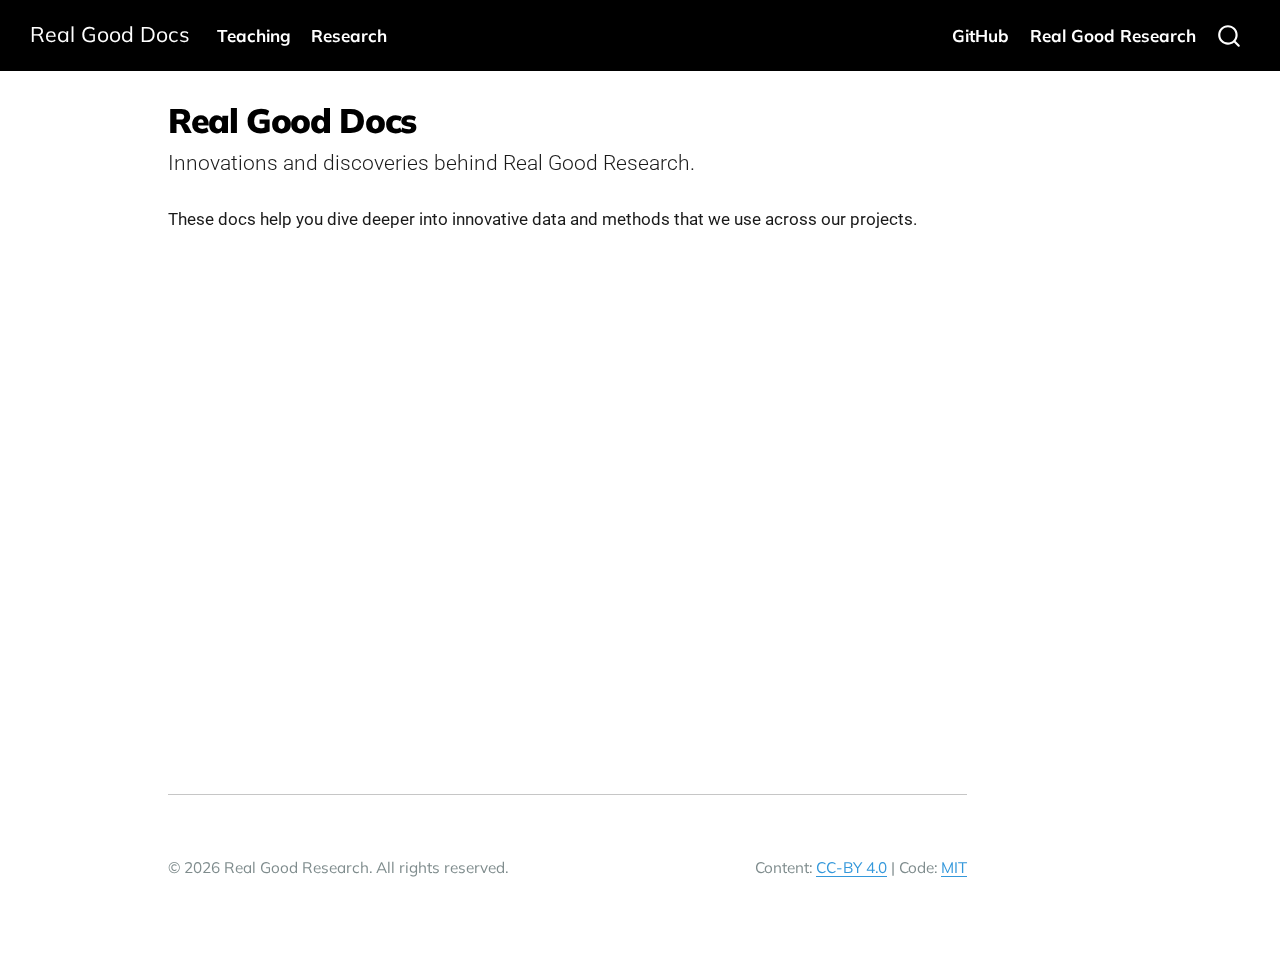
<file: index.html>
<!DOCTYPE html>
<html xmlns="http://www.w3.org/1999/xhtml" lang="en" xml:lang="en"><head>

<meta charset="utf-8">
<meta name="generator" content="quarto-1.8.27">

<meta name="viewport" content="width=device-width, initial-scale=1.0, user-scalable=yes">


<title>Real Good Docs</title>
<style>
code{white-space: pre-wrap;}
span.smallcaps{font-variant: small-caps;}
div.columns{display: flex; gap: min(4vw, 1.5em);}
div.column{flex: auto; overflow-x: auto;}
div.hanging-indent{margin-left: 1.5em; text-indent: -1.5em;}
ul.task-list{list-style: none;}
ul.task-list li input[type="checkbox"] {
  width: 0.8em;
  margin: 0 0.8em 0.2em -1em; /* quarto-specific, see https://github.com/quarto-dev/quarto-cli/issues/4556 */ 
  vertical-align: middle;
}
</style>


<script src="site_libs/quarto-nav/quarto-nav.js"></script>
<script src="site_libs/quarto-nav/headroom.min.js"></script>
<script src="site_libs/clipboard/clipboard.min.js"></script>
<script src="site_libs/quarto-search/autocomplete.umd.js"></script>
<script src="site_libs/quarto-search/fuse.min.js"></script>
<script src="site_libs/quarto-search/quarto-search.js"></script>
<meta name="quarto:offset" content="./">
<script src="site_libs/quarto-html/quarto.js" type="module"></script>
<script src="site_libs/quarto-html/tabsets/tabsets.js" type="module"></script>
<script src="site_libs/quarto-html/axe/axe-check.js" type="module"></script>
<script src="site_libs/quarto-html/popper.min.js"></script>
<script src="site_libs/quarto-html/tippy.umd.min.js"></script>
<script src="site_libs/quarto-html/anchor.min.js"></script>
<link href="site_libs/quarto-html/tippy.css" rel="stylesheet">
<link href="site_libs/quarto-html/quarto-syntax-highlighting-ed96de9b727972fe78a7b5d16c58bf87.css" rel="stylesheet" id="quarto-text-highlighting-styles">
<script src="site_libs/bootstrap/bootstrap.min.js"></script>
<link href="site_libs/bootstrap/bootstrap-icons.css" rel="stylesheet">
<link href="site_libs/bootstrap/bootstrap-c639eb86de235f5379f913582ca3e67e.min.css" rel="stylesheet" append-hash="true" id="quarto-bootstrap" data-mode="light">
<script id="quarto-search-options" type="application/json">{
  "location": "navbar",
  "copy-button": false,
  "collapse-after": 3,
  "panel-placement": "end",
  "type": "overlay",
  "limit": 50,
  "keyboard-shortcut": [
    "f",
    "/",
    "s"
  ],
  "show-item-context": false,
  "language": {
    "search-no-results-text": "No results",
    "search-matching-documents-text": "matching documents",
    "search-copy-link-title": "Copy link to search",
    "search-hide-matches-text": "Hide additional matches",
    "search-more-match-text": "more match in this document",
    "search-more-matches-text": "more matches in this document",
    "search-clear-button-title": "Clear",
    "search-text-placeholder": "",
    "search-detached-cancel-button-title": "Cancel",
    "search-submit-button-title": "Submit",
    "search-label": "Search"
  }
}</script>


</head>

<body class="nav-fixed quarto-light">

<div id="quarto-search-results"></div>
  <header id="quarto-header" class="headroom fixed-top">
    <nav class="navbar navbar-expand-lg " data-bs-theme="dark">
      <div class="navbar-container container-fluid">
      <div class="navbar-brand-container mx-auto">
    <a class="navbar-brand" href="./index.html">
    <span class="navbar-title">Real Good Docs</span>
    </a>
  </div>
            <div id="quarto-search" class="" title="Search"></div>
          <button class="navbar-toggler" type="button" data-bs-toggle="collapse" data-bs-target="#navbarCollapse" aria-controls="navbarCollapse" role="menu" aria-expanded="false" aria-label="Toggle navigation" onclick="if (window.quartoToggleHeadroom) { window.quartoToggleHeadroom(); }">
  <span class="navbar-toggler-icon"></span>
</button>
          <div class="collapse navbar-collapse" id="navbarCollapse">
            <ul class="navbar-nav navbar-nav-scroll me-auto">
  <li class="nav-item">
    <a class="nav-link" href="./teaching/index.html"> 
<span class="menu-text">Teaching</span></a>
  </li>  
  <li class="nav-item">
    <a class="nav-link" href="./research/index.html"> 
<span class="menu-text">Research</span></a>
  </li>  
</ul>
            <ul class="navbar-nav navbar-nav-scroll ms-auto">
  <li class="nav-item">
    <a class="nav-link" href="https://github.com/realgoodresearch" target="_blank"> 
<span class="menu-text">GitHub</span></a>
  </li>  
  <li class="nav-item">
    <a class="nav-link" href="https://realgoodresearch.com" target="_blank"> 
<span class="menu-text">Real Good Research</span></a>
  </li>  
</ul>
          </div> <!-- /navcollapse -->
            <div class="quarto-navbar-tools">
</div>
      </div> <!-- /container-fluid -->
    </nav>
</header>
<!-- content -->
<div id="quarto-content" class="quarto-container page-columns page-rows-contents page-layout-article page-navbar">
<!-- sidebar -->
<!-- margin-sidebar -->
    <div id="quarto-margin-sidebar" class="sidebar margin-sidebar zindex-bottom">
        
    </div>
<!-- main -->
<main class="content" id="quarto-document-content">

<header id="title-block-header" class="quarto-title-block default">
<div class="quarto-title">
<h1 class="title">Real Good Docs</h1>
<p class="subtitle lead">Innovations and discoveries behind Real Good Research.</p>
</div>



<div class="quarto-title-meta">

    
  
    
  </div>
  


</header>


<div class="inset-center">
<p>These docs help you dive deeper into innovative data and methods that we use across our projects.</p>
</div>



</main> <!-- /main -->
<hr>
<div style="display: flex; justify-content: space-between; align-items: center; font-family: 'Mulish', sans-serif; font-size: 0.9rem; color: #7f8c8d; padding: 20px 0;">
    <div>
        © 2026 Real Good Research. All rights reserved.
    </div>
    <div>
        Content: <a href="https://creativecommons.org/licenses/by/4.0/" target="_blank">CC-BY 4.0</a>
        |
        Code: <a href="https://opensource.org/licenses/MIT" target="_blank">MIT</a>
    </div>
</div>
<script id="quarto-html-after-body" type="application/javascript">
  window.document.addEventListener("DOMContentLoaded", function (event) {
    const icon = "";
    const anchorJS = new window.AnchorJS();
    anchorJS.options = {
      placement: 'right',
      icon: icon
    };
    anchorJS.add('.anchored');
    const isCodeAnnotation = (el) => {
      for (const clz of el.classList) {
        if (clz.startsWith('code-annotation-')) {                     
          return true;
        }
      }
      return false;
    }
    const onCopySuccess = function(e) {
      // button target
      const button = e.trigger;
      // don't keep focus
      button.blur();
      // flash "checked"
      button.classList.add('code-copy-button-checked');
      var currentTitle = button.getAttribute("title");
      button.setAttribute("title", "Copied!");
      let tooltip;
      if (window.bootstrap) {
        button.setAttribute("data-bs-toggle", "tooltip");
        button.setAttribute("data-bs-placement", "left");
        button.setAttribute("data-bs-title", "Copied!");
        tooltip = new bootstrap.Tooltip(button, 
          { trigger: "manual", 
            customClass: "code-copy-button-tooltip",
            offset: [0, -8]});
        tooltip.show();    
      }
      setTimeout(function() {
        if (tooltip) {
          tooltip.hide();
          button.removeAttribute("data-bs-title");
          button.removeAttribute("data-bs-toggle");
          button.removeAttribute("data-bs-placement");
        }
        button.setAttribute("title", currentTitle);
        button.classList.remove('code-copy-button-checked');
      }, 1000);
      // clear code selection
      e.clearSelection();
    }
    const getTextToCopy = function(trigger) {
      const outerScaffold = trigger.parentElement.cloneNode(true);
      const codeEl = outerScaffold.querySelector('code');
      for (const childEl of codeEl.children) {
        if (isCodeAnnotation(childEl)) {
          childEl.remove();
        }
      }
      return codeEl.innerText;
    }
    const clipboard = new window.ClipboardJS('.code-copy-button:not([data-in-quarto-modal])', {
      text: getTextToCopy
    });
    clipboard.on('success', onCopySuccess);
    if (window.document.getElementById('quarto-embedded-source-code-modal')) {
      const clipboardModal = new window.ClipboardJS('.code-copy-button[data-in-quarto-modal]', {
        text: getTextToCopy,
        container: window.document.getElementById('quarto-embedded-source-code-modal')
      });
      clipboardModal.on('success', onCopySuccess);
    }
      var localhostRegex = new RegExp(/^(?:http|https):\/\/localhost\:?[0-9]*\//);
      var mailtoRegex = new RegExp(/^mailto:/);
        var filterRegex = new RegExp("https:\/\/docs\.realgoodresearch\.com");
      var isInternal = (href) => {
          return filterRegex.test(href) || localhostRegex.test(href) || mailtoRegex.test(href);
      }
      // Inspect non-navigation links and adorn them if external
     var links = window.document.querySelectorAll('a[href]:not(.nav-link):not(.navbar-brand):not(.toc-action):not(.sidebar-link):not(.sidebar-item-toggle):not(.pagination-link):not(.no-external):not([aria-hidden]):not(.dropdown-item):not(.quarto-navigation-tool):not(.about-link)');
      for (var i=0; i<links.length; i++) {
        const link = links[i];
        if (!isInternal(link.href)) {
          // undo the damage that might have been done by quarto-nav.js in the case of
          // links that we want to consider external
          if (link.dataset.originalHref !== undefined) {
            link.href = link.dataset.originalHref;
          }
        }
      }
    function tippyHover(el, contentFn, onTriggerFn, onUntriggerFn) {
      const config = {
        allowHTML: true,
        maxWidth: 500,
        delay: 100,
        arrow: false,
        appendTo: function(el) {
            return el.parentElement;
        },
        interactive: true,
        interactiveBorder: 10,
        theme: 'quarto',
        placement: 'bottom-start',
      };
      if (contentFn) {
        config.content = contentFn;
      }
      if (onTriggerFn) {
        config.onTrigger = onTriggerFn;
      }
      if (onUntriggerFn) {
        config.onUntrigger = onUntriggerFn;
      }
      window.tippy(el, config); 
    }
    const noterefs = window.document.querySelectorAll('a[role="doc-noteref"]');
    for (var i=0; i<noterefs.length; i++) {
      const ref = noterefs[i];
      tippyHover(ref, function() {
        // use id or data attribute instead here
        let href = ref.getAttribute('data-footnote-href') || ref.getAttribute('href');
        try { href = new URL(href).hash; } catch {}
        const id = href.replace(/^#\/?/, "");
        const note = window.document.getElementById(id);
        if (note) {
          return note.innerHTML;
        } else {
          return "";
        }
      });
    }
    const xrefs = window.document.querySelectorAll('a.quarto-xref');
    const processXRef = (id, note) => {
      // Strip column container classes
      const stripColumnClz = (el) => {
        el.classList.remove("page-full", "page-columns");
        if (el.children) {
          for (const child of el.children) {
            stripColumnClz(child);
          }
        }
      }
      stripColumnClz(note)
      if (id === null || id.startsWith('sec-')) {
        // Special case sections, only their first couple elements
        const container = document.createElement("div");
        if (note.children && note.children.length > 2) {
          container.appendChild(note.children[0].cloneNode(true));
          for (let i = 1; i < note.children.length; i++) {
            const child = note.children[i];
            if (child.tagName === "P" && child.innerText === "") {
              continue;
            } else {
              container.appendChild(child.cloneNode(true));
              break;
            }
          }
          if (window.Quarto?.typesetMath) {
            window.Quarto.typesetMath(container);
          }
          return container.innerHTML
        } else {
          if (window.Quarto?.typesetMath) {
            window.Quarto.typesetMath(note);
          }
          return note.innerHTML;
        }
      } else {
        // Remove any anchor links if they are present
        const anchorLink = note.querySelector('a.anchorjs-link');
        if (anchorLink) {
          anchorLink.remove();
        }
        if (window.Quarto?.typesetMath) {
          window.Quarto.typesetMath(note);
        }
        if (note.classList.contains("callout")) {
          return note.outerHTML;
        } else {
          return note.innerHTML;
        }
      }
    }
    for (var i=0; i<xrefs.length; i++) {
      const xref = xrefs[i];
      tippyHover(xref, undefined, function(instance) {
        instance.disable();
        let url = xref.getAttribute('href');
        let hash = undefined; 
        if (url.startsWith('#')) {
          hash = url;
        } else {
          try { hash = new URL(url).hash; } catch {}
        }
        if (hash) {
          const id = hash.replace(/^#\/?/, "");
          const note = window.document.getElementById(id);
          if (note !== null) {
            try {
              const html = processXRef(id, note.cloneNode(true));
              instance.setContent(html);
            } finally {
              instance.enable();
              instance.show();
            }
          } else {
            // See if we can fetch this
            fetch(url.split('#')[0])
            .then(res => res.text())
            .then(html => {
              const parser = new DOMParser();
              const htmlDoc = parser.parseFromString(html, "text/html");
              const note = htmlDoc.getElementById(id);
              if (note !== null) {
                const html = processXRef(id, note);
                instance.setContent(html);
              } 
            }).finally(() => {
              instance.enable();
              instance.show();
            });
          }
        } else {
          // See if we can fetch a full url (with no hash to target)
          // This is a special case and we should probably do some content thinning / targeting
          fetch(url)
          .then(res => res.text())
          .then(html => {
            const parser = new DOMParser();
            const htmlDoc = parser.parseFromString(html, "text/html");
            const note = htmlDoc.querySelector('main.content');
            if (note !== null) {
              // This should only happen for chapter cross references
              // (since there is no id in the URL)
              // remove the first header
              if (note.children.length > 0 && note.children[0].tagName === "HEADER") {
                note.children[0].remove();
              }
              const html = processXRef(null, note);
              instance.setContent(html);
            } 
          }).finally(() => {
            instance.enable();
            instance.show();
          });
        }
      }, function(instance) {
      });
    }
        let selectedAnnoteEl;
        const selectorForAnnotation = ( cell, annotation) => {
          let cellAttr = 'data-code-cell="' + cell + '"';
          let lineAttr = 'data-code-annotation="' +  annotation + '"';
          const selector = 'span[' + cellAttr + '][' + lineAttr + ']';
          return selector;
        }
        const selectCodeLines = (annoteEl) => {
          const doc = window.document;
          const targetCell = annoteEl.getAttribute("data-target-cell");
          const targetAnnotation = annoteEl.getAttribute("data-target-annotation");
          const annoteSpan = window.document.querySelector(selectorForAnnotation(targetCell, targetAnnotation));
          const lines = annoteSpan.getAttribute("data-code-lines").split(",");
          const lineIds = lines.map((line) => {
            return targetCell + "-" + line;
          })
          let top = null;
          let height = null;
          let parent = null;
          if (lineIds.length > 0) {
              //compute the position of the single el (top and bottom and make a div)
              const el = window.document.getElementById(lineIds[0]);
              top = el.offsetTop;
              height = el.offsetHeight;
              parent = el.parentElement.parentElement;
            if (lineIds.length > 1) {
              const lastEl = window.document.getElementById(lineIds[lineIds.length - 1]);
              const bottom = lastEl.offsetTop + lastEl.offsetHeight;
              height = bottom - top;
            }
            if (top !== null && height !== null && parent !== null) {
              // cook up a div (if necessary) and position it 
              let div = window.document.getElementById("code-annotation-line-highlight");
              if (div === null) {
                div = window.document.createElement("div");
                div.setAttribute("id", "code-annotation-line-highlight");
                div.style.position = 'absolute';
                parent.appendChild(div);
              }
              div.style.top = top - 2 + "px";
              div.style.height = height + 4 + "px";
              div.style.left = 0;
              let gutterDiv = window.document.getElementById("code-annotation-line-highlight-gutter");
              if (gutterDiv === null) {
                gutterDiv = window.document.createElement("div");
                gutterDiv.setAttribute("id", "code-annotation-line-highlight-gutter");
                gutterDiv.style.position = 'absolute';
                const codeCell = window.document.getElementById(targetCell);
                const gutter = codeCell.querySelector('.code-annotation-gutter');
                gutter.appendChild(gutterDiv);
              }
              gutterDiv.style.top = top - 2 + "px";
              gutterDiv.style.height = height + 4 + "px";
            }
            selectedAnnoteEl = annoteEl;
          }
        };
        const unselectCodeLines = () => {
          const elementsIds = ["code-annotation-line-highlight", "code-annotation-line-highlight-gutter"];
          elementsIds.forEach((elId) => {
            const div = window.document.getElementById(elId);
            if (div) {
              div.remove();
            }
          });
          selectedAnnoteEl = undefined;
        };
          // Handle positioning of the toggle
      window.addEventListener(
        "resize",
        throttle(() => {
          elRect = undefined;
          if (selectedAnnoteEl) {
            selectCodeLines(selectedAnnoteEl);
          }
        }, 10)
      );
      function throttle(fn, ms) {
      let throttle = false;
      let timer;
        return (...args) => {
          if(!throttle) { // first call gets through
              fn.apply(this, args);
              throttle = true;
          } else { // all the others get throttled
              if(timer) clearTimeout(timer); // cancel #2
              timer = setTimeout(() => {
                fn.apply(this, args);
                timer = throttle = false;
              }, ms);
          }
        };
      }
        // Attach click handler to the DT
        const annoteDls = window.document.querySelectorAll('dt[data-target-cell]');
        for (const annoteDlNode of annoteDls) {
          annoteDlNode.addEventListener('click', (event) => {
            const clickedEl = event.target;
            if (clickedEl !== selectedAnnoteEl) {
              unselectCodeLines();
              const activeEl = window.document.querySelector('dt[data-target-cell].code-annotation-active');
              if (activeEl) {
                activeEl.classList.remove('code-annotation-active');
              }
              selectCodeLines(clickedEl);
              clickedEl.classList.add('code-annotation-active');
            } else {
              // Unselect the line
              unselectCodeLines();
              clickedEl.classList.remove('code-annotation-active');
            }
          });
        }
    const findCites = (el) => {
      const parentEl = el.parentElement;
      if (parentEl) {
        const cites = parentEl.dataset.cites;
        if (cites) {
          return {
            el,
            cites: cites.split(' ')
          };
        } else {
          return findCites(el.parentElement)
        }
      } else {
        return undefined;
      }
    };
    var bibliorefs = window.document.querySelectorAll('a[role="doc-biblioref"]');
    for (var i=0; i<bibliorefs.length; i++) {
      const ref = bibliorefs[i];
      const citeInfo = findCites(ref);
      if (citeInfo) {
        tippyHover(citeInfo.el, function() {
          var popup = window.document.createElement('div');
          citeInfo.cites.forEach(function(cite) {
            var citeDiv = window.document.createElement('div');
            citeDiv.classList.add('hanging-indent');
            citeDiv.classList.add('csl-entry');
            var biblioDiv = window.document.getElementById('ref-' + cite);
            if (biblioDiv) {
              citeDiv.innerHTML = biblioDiv.innerHTML;
            }
            popup.appendChild(citeDiv);
          });
          return popup.innerHTML;
        });
      }
    }
  });
  </script>
</div> <!-- /content -->




</body></html>
</file>
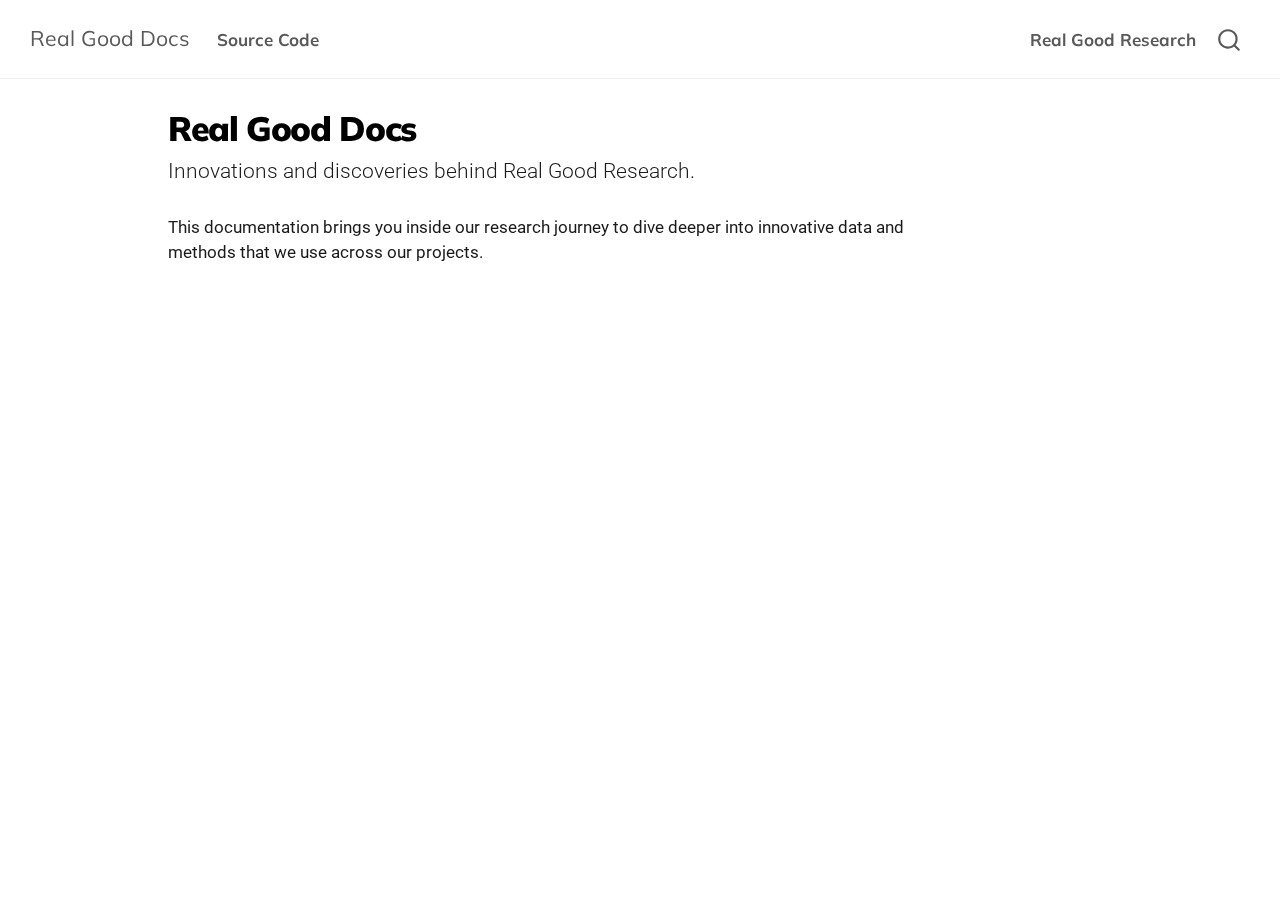
<file: docs/index.html>
<!DOCTYPE html>
<html xmlns="http://www.w3.org/1999/xhtml" lang="en" xml:lang="en"><head>

<meta charset="utf-8">
<meta name="generator" content="quarto-1.7.32">

<meta name="viewport" content="width=device-width, initial-scale=1.0, user-scalable=yes">


<title>Real Good Docs</title>
<style>
code{white-space: pre-wrap;}
span.smallcaps{font-variant: small-caps;}
div.columns{display: flex; gap: min(4vw, 1.5em);}
div.column{flex: auto; overflow-x: auto;}
div.hanging-indent{margin-left: 1.5em; text-indent: -1.5em;}
ul.task-list{list-style: none;}
ul.task-list li input[type="checkbox"] {
  width: 0.8em;
  margin: 0 0.8em 0.2em -1em; /* quarto-specific, see https://github.com/quarto-dev/quarto-cli/issues/4556 */ 
  vertical-align: middle;
}
</style>


<script src="site_libs/quarto-nav/quarto-nav.js"></script>
<script src="site_libs/quarto-nav/headroom.min.js"></script>
<script src="site_libs/clipboard/clipboard.min.js"></script>
<script src="site_libs/quarto-search/autocomplete.umd.js"></script>
<script src="site_libs/quarto-search/fuse.min.js"></script>
<script src="site_libs/quarto-search/quarto-search.js"></script>
<meta name="quarto:offset" content="./">
<script src="site_libs/quarto-html/quarto.js" type="module"></script>
<script src="site_libs/quarto-html/tabsets/tabsets.js" type="module"></script>
<script src="site_libs/quarto-html/popper.min.js"></script>
<script src="site_libs/quarto-html/tippy.umd.min.js"></script>
<script src="site_libs/quarto-html/anchor.min.js"></script>
<link href="site_libs/quarto-html/tippy.css" rel="stylesheet">
<link href="site_libs/quarto-html/quarto-syntax-highlighting-37eea08aefeeee20ff55810ff984fec1.css" rel="stylesheet" id="quarto-text-highlighting-styles">
<script src="site_libs/bootstrap/bootstrap.min.js"></script>
<link href="site_libs/bootstrap/bootstrap-icons.css" rel="stylesheet">
<link href="site_libs/bootstrap/bootstrap-e8df596ae8db3a42938b93e5cf4f41e4.min.css" rel="stylesheet" append-hash="true" id="quarto-bootstrap" data-mode="light">
<script id="quarto-search-options" type="application/json">{
  "location": "navbar",
  "copy-button": false,
  "collapse-after": 3,
  "panel-placement": "end",
  "type": "overlay",
  "limit": 50,
  "keyboard-shortcut": [
    "f",
    "/",
    "s"
  ],
  "show-item-context": false,
  "language": {
    "search-no-results-text": "No results",
    "search-matching-documents-text": "matching documents",
    "search-copy-link-title": "Copy link to search",
    "search-hide-matches-text": "Hide additional matches",
    "search-more-match-text": "more match in this document",
    "search-more-matches-text": "more matches in this document",
    "search-clear-button-title": "Clear",
    "search-text-placeholder": "",
    "search-detached-cancel-button-title": "Cancel",
    "search-submit-button-title": "Submit",
    "search-label": "Search"
  }
}</script>


</head>

<body class="nav-fixed quarto-light">

<div id="quarto-search-results"></div>
  <header id="quarto-header" class="headroom fixed-top">
    <nav class="navbar navbar-expand-lg " data-bs-theme="dark">
      <div class="navbar-container container-fluid">
      <div class="navbar-brand-container mx-auto">
    <a class="navbar-brand" href="./index.html">
    <span class="navbar-title">Real Good Docs</span>
    </a>
  </div>
            <div id="quarto-search" class="" title="Search"></div>
          <button class="navbar-toggler" type="button" data-bs-toggle="collapse" data-bs-target="#navbarCollapse" aria-controls="navbarCollapse" role="menu" aria-expanded="false" aria-label="Toggle navigation" onclick="if (window.quartoToggleHeadroom) { window.quartoToggleHeadroom(); }">
  <span class="navbar-toggler-icon"></span>
</button>
          <div class="collapse navbar-collapse" id="navbarCollapse">
            <ul class="navbar-nav navbar-nav-scroll me-auto">
  <li class="nav-item">
    <a class="nav-link" href="https://github.com/realgoodresearch" target="_blank"> 
<span class="menu-text">Source Code</span></a>
  </li>  
</ul>
            <ul class="navbar-nav navbar-nav-scroll ms-auto">
  <li class="nav-item">
    <a class="nav-link" href="https://realgoodresearch.com" target="_blank"> 
<span class="menu-text">Real Good Research</span></a>
  </li>  
</ul>
          </div> <!-- /navcollapse -->
            <div class="quarto-navbar-tools">
</div>
      </div> <!-- /container-fluid -->
    </nav>
</header>
<!-- content -->
<div id="quarto-content" class="quarto-container page-columns page-rows-contents page-layout-article page-navbar">
<!-- sidebar -->
<!-- margin-sidebar -->
    <div id="quarto-margin-sidebar" class="sidebar margin-sidebar zindex-bottom">
        
    </div>
<!-- main -->
<main class="content" id="quarto-document-content">

<header id="title-block-header" class="quarto-title-block default">
<div class="quarto-title">
<h1 class="title">Real Good Docs</h1>
<p class="subtitle lead">Innovations and discoveries behind Real Good Research.</p>
</div>



<div class="quarto-title-meta">

    
  
    
  </div>
  


</header>


<div class="inset-center">
<p>This documentation brings you inside our research journey to dive deeper into innovative data and methods that we use across our projects.</p>
</div>



</main> <!-- /main -->
<script id="quarto-html-after-body" type="application/javascript">
  window.document.addEventListener("DOMContentLoaded", function (event) {
    const icon = "";
    const anchorJS = new window.AnchorJS();
    anchorJS.options = {
      placement: 'right',
      icon: icon
    };
    anchorJS.add('.anchored');
    const isCodeAnnotation = (el) => {
      for (const clz of el.classList) {
        if (clz.startsWith('code-annotation-')) {                     
          return true;
        }
      }
      return false;
    }
    const onCopySuccess = function(e) {
      // button target
      const button = e.trigger;
      // don't keep focus
      button.blur();
      // flash "checked"
      button.classList.add('code-copy-button-checked');
      var currentTitle = button.getAttribute("title");
      button.setAttribute("title", "Copied!");
      let tooltip;
      if (window.bootstrap) {
        button.setAttribute("data-bs-toggle", "tooltip");
        button.setAttribute("data-bs-placement", "left");
        button.setAttribute("data-bs-title", "Copied!");
        tooltip = new bootstrap.Tooltip(button, 
          { trigger: "manual", 
            customClass: "code-copy-button-tooltip",
            offset: [0, -8]});
        tooltip.show();    
      }
      setTimeout(function() {
        if (tooltip) {
          tooltip.hide();
          button.removeAttribute("data-bs-title");
          button.removeAttribute("data-bs-toggle");
          button.removeAttribute("data-bs-placement");
        }
        button.setAttribute("title", currentTitle);
        button.classList.remove('code-copy-button-checked');
      }, 1000);
      // clear code selection
      e.clearSelection();
    }
    const getTextToCopy = function(trigger) {
        const codeEl = trigger.previousElementSibling.cloneNode(true);
        for (const childEl of codeEl.children) {
          if (isCodeAnnotation(childEl)) {
            childEl.remove();
          }
        }
        return codeEl.innerText;
    }
    const clipboard = new window.ClipboardJS('.code-copy-button:not([data-in-quarto-modal])', {
      text: getTextToCopy
    });
    clipboard.on('success', onCopySuccess);
    if (window.document.getElementById('quarto-embedded-source-code-modal')) {
      const clipboardModal = new window.ClipboardJS('.code-copy-button[data-in-quarto-modal]', {
        text: getTextToCopy,
        container: window.document.getElementById('quarto-embedded-source-code-modal')
      });
      clipboardModal.on('success', onCopySuccess);
    }
      var localhostRegex = new RegExp(/^(?:http|https):\/\/localhost\:?[0-9]*\//);
      var mailtoRegex = new RegExp(/^mailto:/);
        var filterRegex = new RegExp('/' + window.location.host + '/');
      var isInternal = (href) => {
          return filterRegex.test(href) || localhostRegex.test(href) || mailtoRegex.test(href);
      }
      // Inspect non-navigation links and adorn them if external
     var links = window.document.querySelectorAll('a[href]:not(.nav-link):not(.navbar-brand):not(.toc-action):not(.sidebar-link):not(.sidebar-item-toggle):not(.pagination-link):not(.no-external):not([aria-hidden]):not(.dropdown-item):not(.quarto-navigation-tool):not(.about-link)');
      for (var i=0; i<links.length; i++) {
        const link = links[i];
        if (!isInternal(link.href)) {
          // undo the damage that might have been done by quarto-nav.js in the case of
          // links that we want to consider external
          if (link.dataset.originalHref !== undefined) {
            link.href = link.dataset.originalHref;
          }
        }
      }
    function tippyHover(el, contentFn, onTriggerFn, onUntriggerFn) {
      const config = {
        allowHTML: true,
        maxWidth: 500,
        delay: 100,
        arrow: false,
        appendTo: function(el) {
            return el.parentElement;
        },
        interactive: true,
        interactiveBorder: 10,
        theme: 'quarto',
        placement: 'bottom-start',
      };
      if (contentFn) {
        config.content = contentFn;
      }
      if (onTriggerFn) {
        config.onTrigger = onTriggerFn;
      }
      if (onUntriggerFn) {
        config.onUntrigger = onUntriggerFn;
      }
      window.tippy(el, config); 
    }
    const noterefs = window.document.querySelectorAll('a[role="doc-noteref"]');
    for (var i=0; i<noterefs.length; i++) {
      const ref = noterefs[i];
      tippyHover(ref, function() {
        // use id or data attribute instead here
        let href = ref.getAttribute('data-footnote-href') || ref.getAttribute('href');
        try { href = new URL(href).hash; } catch {}
        const id = href.replace(/^#\/?/, "");
        const note = window.document.getElementById(id);
        if (note) {
          return note.innerHTML;
        } else {
          return "";
        }
      });
    }
    const xrefs = window.document.querySelectorAll('a.quarto-xref');
    const processXRef = (id, note) => {
      // Strip column container classes
      const stripColumnClz = (el) => {
        el.classList.remove("page-full", "page-columns");
        if (el.children) {
          for (const child of el.children) {
            stripColumnClz(child);
          }
        }
      }
      stripColumnClz(note)
      if (id === null || id.startsWith('sec-')) {
        // Special case sections, only their first couple elements
        const container = document.createElement("div");
        if (note.children && note.children.length > 2) {
          container.appendChild(note.children[0].cloneNode(true));
          for (let i = 1; i < note.children.length; i++) {
            const child = note.children[i];
            if (child.tagName === "P" && child.innerText === "") {
              continue;
            } else {
              container.appendChild(child.cloneNode(true));
              break;
            }
          }
          if (window.Quarto?.typesetMath) {
            window.Quarto.typesetMath(container);
          }
          return container.innerHTML
        } else {
          if (window.Quarto?.typesetMath) {
            window.Quarto.typesetMath(note);
          }
          return note.innerHTML;
        }
      } else {
        // Remove any anchor links if they are present
        const anchorLink = note.querySelector('a.anchorjs-link');
        if (anchorLink) {
          anchorLink.remove();
        }
        if (window.Quarto?.typesetMath) {
          window.Quarto.typesetMath(note);
        }
        if (note.classList.contains("callout")) {
          return note.outerHTML;
        } else {
          return note.innerHTML;
        }
      }
    }
    for (var i=0; i<xrefs.length; i++) {
      const xref = xrefs[i];
      tippyHover(xref, undefined, function(instance) {
        instance.disable();
        let url = xref.getAttribute('href');
        let hash = undefined; 
        if (url.startsWith('#')) {
          hash = url;
        } else {
          try { hash = new URL(url).hash; } catch {}
        }
        if (hash) {
          const id = hash.replace(/^#\/?/, "");
          const note = window.document.getElementById(id);
          if (note !== null) {
            try {
              const html = processXRef(id, note.cloneNode(true));
              instance.setContent(html);
            } finally {
              instance.enable();
              instance.show();
            }
          } else {
            // See if we can fetch this
            fetch(url.split('#')[0])
            .then(res => res.text())
            .then(html => {
              const parser = new DOMParser();
              const htmlDoc = parser.parseFromString(html, "text/html");
              const note = htmlDoc.getElementById(id);
              if (note !== null) {
                const html = processXRef(id, note);
                instance.setContent(html);
              } 
            }).finally(() => {
              instance.enable();
              instance.show();
            });
          }
        } else {
          // See if we can fetch a full url (with no hash to target)
          // This is a special case and we should probably do some content thinning / targeting
          fetch(url)
          .then(res => res.text())
          .then(html => {
            const parser = new DOMParser();
            const htmlDoc = parser.parseFromString(html, "text/html");
            const note = htmlDoc.querySelector('main.content');
            if (note !== null) {
              // This should only happen for chapter cross references
              // (since there is no id in the URL)
              // remove the first header
              if (note.children.length > 0 && note.children[0].tagName === "HEADER") {
                note.children[0].remove();
              }
              const html = processXRef(null, note);
              instance.setContent(html);
            } 
          }).finally(() => {
            instance.enable();
            instance.show();
          });
        }
      }, function(instance) {
      });
    }
        let selectedAnnoteEl;
        const selectorForAnnotation = ( cell, annotation) => {
          let cellAttr = 'data-code-cell="' + cell + '"';
          let lineAttr = 'data-code-annotation="' +  annotation + '"';
          const selector = 'span[' + cellAttr + '][' + lineAttr + ']';
          return selector;
        }
        const selectCodeLines = (annoteEl) => {
          const doc = window.document;
          const targetCell = annoteEl.getAttribute("data-target-cell");
          const targetAnnotation = annoteEl.getAttribute("data-target-annotation");
          const annoteSpan = window.document.querySelector(selectorForAnnotation(targetCell, targetAnnotation));
          const lines = annoteSpan.getAttribute("data-code-lines").split(",");
          const lineIds = lines.map((line) => {
            return targetCell + "-" + line;
          })
          let top = null;
          let height = null;
          let parent = null;
          if (lineIds.length > 0) {
              //compute the position of the single el (top and bottom and make a div)
              const el = window.document.getElementById(lineIds[0]);
              top = el.offsetTop;
              height = el.offsetHeight;
              parent = el.parentElement.parentElement;
            if (lineIds.length > 1) {
              const lastEl = window.document.getElementById(lineIds[lineIds.length - 1]);
              const bottom = lastEl.offsetTop + lastEl.offsetHeight;
              height = bottom - top;
            }
            if (top !== null && height !== null && parent !== null) {
              // cook up a div (if necessary) and position it 
              let div = window.document.getElementById("code-annotation-line-highlight");
              if (div === null) {
                div = window.document.createElement("div");
                div.setAttribute("id", "code-annotation-line-highlight");
                div.style.position = 'absolute';
                parent.appendChild(div);
              }
              div.style.top = top - 2 + "px";
              div.style.height = height + 4 + "px";
              div.style.left = 0;
              let gutterDiv = window.document.getElementById("code-annotation-line-highlight-gutter");
              if (gutterDiv === null) {
                gutterDiv = window.document.createElement("div");
                gutterDiv.setAttribute("id", "code-annotation-line-highlight-gutter");
                gutterDiv.style.position = 'absolute';
                const codeCell = window.document.getElementById(targetCell);
                const gutter = codeCell.querySelector('.code-annotation-gutter');
                gutter.appendChild(gutterDiv);
              }
              gutterDiv.style.top = top - 2 + "px";
              gutterDiv.style.height = height + 4 + "px";
            }
            selectedAnnoteEl = annoteEl;
          }
        };
        const unselectCodeLines = () => {
          const elementsIds = ["code-annotation-line-highlight", "code-annotation-line-highlight-gutter"];
          elementsIds.forEach((elId) => {
            const div = window.document.getElementById(elId);
            if (div) {
              div.remove();
            }
          });
          selectedAnnoteEl = undefined;
        };
          // Handle positioning of the toggle
      window.addEventListener(
        "resize",
        throttle(() => {
          elRect = undefined;
          if (selectedAnnoteEl) {
            selectCodeLines(selectedAnnoteEl);
          }
        }, 10)
      );
      function throttle(fn, ms) {
      let throttle = false;
      let timer;
        return (...args) => {
          if(!throttle) { // first call gets through
              fn.apply(this, args);
              throttle = true;
          } else { // all the others get throttled
              if(timer) clearTimeout(timer); // cancel #2
              timer = setTimeout(() => {
                fn.apply(this, args);
                timer = throttle = false;
              }, ms);
          }
        };
      }
        // Attach click handler to the DT
        const annoteDls = window.document.querySelectorAll('dt[data-target-cell]');
        for (const annoteDlNode of annoteDls) {
          annoteDlNode.addEventListener('click', (event) => {
            const clickedEl = event.target;
            if (clickedEl !== selectedAnnoteEl) {
              unselectCodeLines();
              const activeEl = window.document.querySelector('dt[data-target-cell].code-annotation-active');
              if (activeEl) {
                activeEl.classList.remove('code-annotation-active');
              }
              selectCodeLines(clickedEl);
              clickedEl.classList.add('code-annotation-active');
            } else {
              // Unselect the line
              unselectCodeLines();
              clickedEl.classList.remove('code-annotation-active');
            }
          });
        }
    const findCites = (el) => {
      const parentEl = el.parentElement;
      if (parentEl) {
        const cites = parentEl.dataset.cites;
        if (cites) {
          return {
            el,
            cites: cites.split(' ')
          };
        } else {
          return findCites(el.parentElement)
        }
      } else {
        return undefined;
      }
    };
    var bibliorefs = window.document.querySelectorAll('a[role="doc-biblioref"]');
    for (var i=0; i<bibliorefs.length; i++) {
      const ref = bibliorefs[i];
      const citeInfo = findCites(ref);
      if (citeInfo) {
        tippyHover(citeInfo.el, function() {
          var popup = window.document.createElement('div');
          citeInfo.cites.forEach(function(cite) {
            var citeDiv = window.document.createElement('div');
            citeDiv.classList.add('hanging-indent');
            citeDiv.classList.add('csl-entry');
            var biblioDiv = window.document.getElementById('ref-' + cite);
            if (biblioDiv) {
              citeDiv.innerHTML = biblioDiv.innerHTML;
            }
            popup.appendChild(citeDiv);
          });
          return popup.innerHTML;
        });
      }
    }
  });
  </script>
</div> <!-- /content -->




</body></html>
</file>
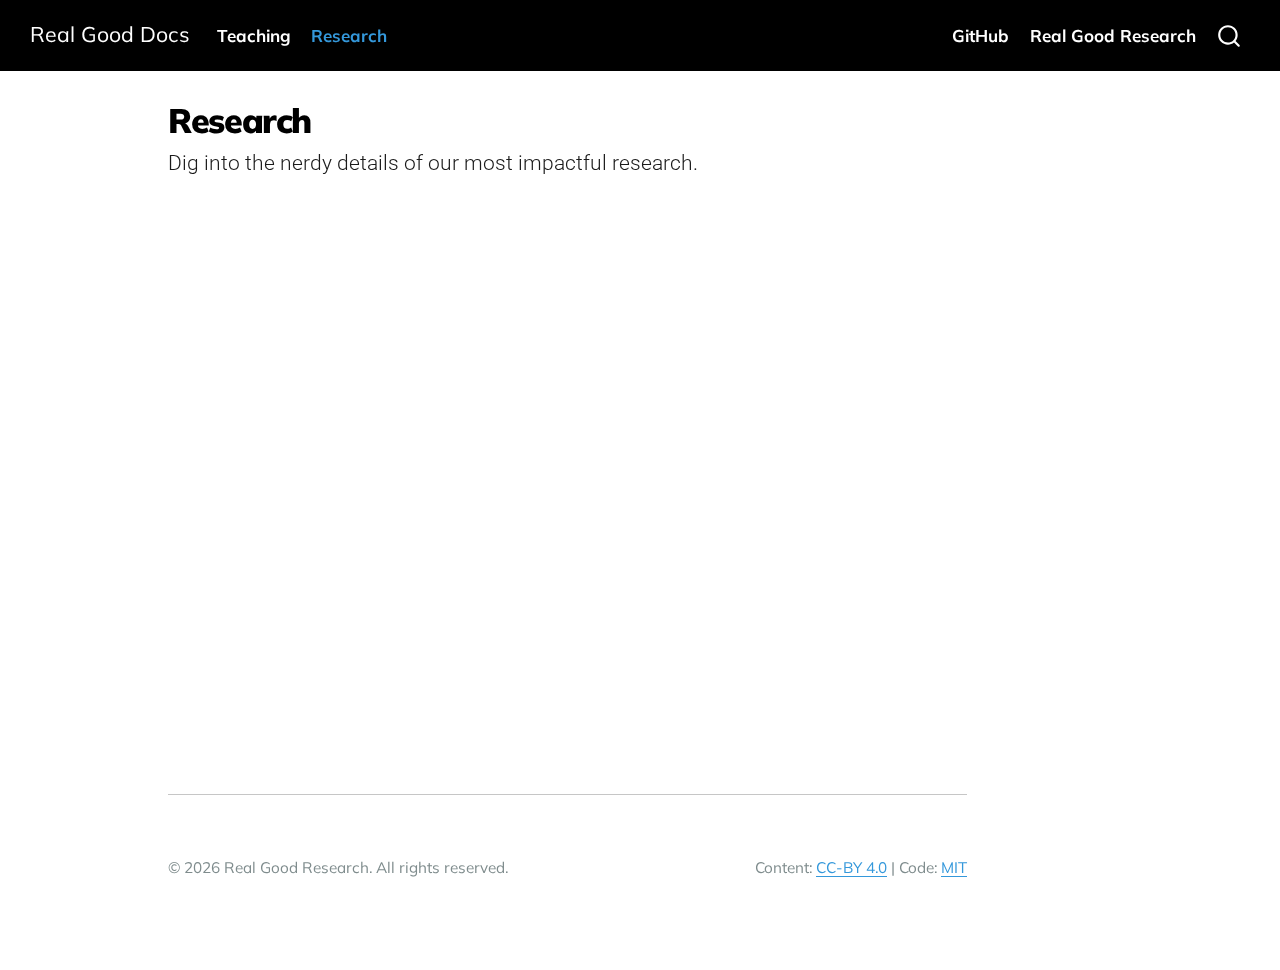
<file: research/index.html>
<!DOCTYPE html>
<html xmlns="http://www.w3.org/1999/xhtml" lang="en" xml:lang="en"><head>

<meta charset="utf-8">
<meta name="generator" content="quarto-1.8.27">

<meta name="viewport" content="width=device-width, initial-scale=1.0, user-scalable=yes">


<title>Research – Real Good Docs</title>
<style>
code{white-space: pre-wrap;}
span.smallcaps{font-variant: small-caps;}
div.columns{display: flex; gap: min(4vw, 1.5em);}
div.column{flex: auto; overflow-x: auto;}
div.hanging-indent{margin-left: 1.5em; text-indent: -1.5em;}
ul.task-list{list-style: none;}
ul.task-list li input[type="checkbox"] {
  width: 0.8em;
  margin: 0 0.8em 0.2em -1em; /* quarto-specific, see https://github.com/quarto-dev/quarto-cli/issues/4556 */ 
  vertical-align: middle;
}
</style>


<script src="../site_libs/quarto-nav/quarto-nav.js"></script>
<script src="../site_libs/quarto-nav/headroom.min.js"></script>
<script src="../site_libs/clipboard/clipboard.min.js"></script>
<script src="../site_libs/quarto-search/autocomplete.umd.js"></script>
<script src="../site_libs/quarto-search/fuse.min.js"></script>
<script src="../site_libs/quarto-search/quarto-search.js"></script>
<meta name="quarto:offset" content="../">
<script src="../site_libs/quarto-html/quarto.js" type="module"></script>
<script src="../site_libs/quarto-html/tabsets/tabsets.js" type="module"></script>
<script src="../site_libs/quarto-html/axe/axe-check.js" type="module"></script>
<script src="../site_libs/quarto-html/popper.min.js"></script>
<script src="../site_libs/quarto-html/tippy.umd.min.js"></script>
<script src="../site_libs/quarto-html/anchor.min.js"></script>
<link href="../site_libs/quarto-html/tippy.css" rel="stylesheet">
<link href="../site_libs/quarto-html/quarto-syntax-highlighting-ed96de9b727972fe78a7b5d16c58bf87.css" rel="stylesheet" id="quarto-text-highlighting-styles">
<script src="../site_libs/bootstrap/bootstrap.min.js"></script>
<link href="../site_libs/bootstrap/bootstrap-icons.css" rel="stylesheet">
<link href="../site_libs/bootstrap/bootstrap-c639eb86de235f5379f913582ca3e67e.min.css" rel="stylesheet" append-hash="true" id="quarto-bootstrap" data-mode="light">
<script id="quarto-search-options" type="application/json">{
  "location": "navbar",
  "copy-button": false,
  "collapse-after": 3,
  "panel-placement": "end",
  "type": "overlay",
  "limit": 50,
  "keyboard-shortcut": [
    "f",
    "/",
    "s"
  ],
  "show-item-context": false,
  "language": {
    "search-no-results-text": "No results",
    "search-matching-documents-text": "matching documents",
    "search-copy-link-title": "Copy link to search",
    "search-hide-matches-text": "Hide additional matches",
    "search-more-match-text": "more match in this document",
    "search-more-matches-text": "more matches in this document",
    "search-clear-button-title": "Clear",
    "search-text-placeholder": "",
    "search-detached-cancel-button-title": "Cancel",
    "search-submit-button-title": "Submit",
    "search-label": "Search"
  }
}</script>


</head>

<body class="nav-fixed quarto-light">

<div id="quarto-search-results"></div>
  <header id="quarto-header" class="headroom fixed-top">
    <nav class="navbar navbar-expand-lg " data-bs-theme="dark">
      <div class="navbar-container container-fluid">
      <div class="navbar-brand-container mx-auto">
    <a class="navbar-brand" href="../index.html">
    <span class="navbar-title">Real Good Docs</span>
    </a>
  </div>
            <div id="quarto-search" class="" title="Search"></div>
          <button class="navbar-toggler" type="button" data-bs-toggle="collapse" data-bs-target="#navbarCollapse" aria-controls="navbarCollapse" role="menu" aria-expanded="false" aria-label="Toggle navigation" onclick="if (window.quartoToggleHeadroom) { window.quartoToggleHeadroom(); }">
  <span class="navbar-toggler-icon"></span>
</button>
          <div class="collapse navbar-collapse" id="navbarCollapse">
            <ul class="navbar-nav navbar-nav-scroll me-auto">
  <li class="nav-item">
    <a class="nav-link" href="../teaching/index.html"> 
<span class="menu-text">Teaching</span></a>
  </li>  
  <li class="nav-item">
    <a class="nav-link active" href="../research/index.html" aria-current="page"> 
<span class="menu-text">Research</span></a>
  </li>  
</ul>
            <ul class="navbar-nav navbar-nav-scroll ms-auto">
  <li class="nav-item">
    <a class="nav-link" href="https://github.com/realgoodresearch" target="_blank"> 
<span class="menu-text">GitHub</span></a>
  </li>  
  <li class="nav-item">
    <a class="nav-link" href="https://realgoodresearch.com" target="_blank"> 
<span class="menu-text">Real Good Research</span></a>
  </li>  
</ul>
          </div> <!-- /navcollapse -->
            <div class="quarto-navbar-tools">
</div>
      </div> <!-- /container-fluid -->
    </nav>
</header>
<!-- content -->
<div id="quarto-content" class="quarto-container page-columns page-rows-contents page-layout-article page-navbar">
<!-- sidebar -->
<!-- margin-sidebar -->
    <div id="quarto-margin-sidebar" class="sidebar margin-sidebar zindex-bottom">
        
    </div>
<!-- main -->
<main class="content" id="quarto-document-content">

<header id="title-block-header" class="quarto-title-block default">
<div class="quarto-title">
<h1 class="title">Research</h1>
<p class="subtitle lead">Dig into the nerdy details of our most impactful research.</p>
</div>



<div class="quarto-title-meta">

    
  
    
  </div>
  


</header>





</main> <!-- /main -->
<hr>
<div style="display: flex; justify-content: space-between; align-items: center; font-family: 'Mulish', sans-serif; font-size: 0.9rem; color: #7f8c8d; padding: 20px 0;">
    <div>
        © 2026 Real Good Research. All rights reserved.
    </div>
    <div>
        Content: <a href="https://creativecommons.org/licenses/by/4.0/" target="_blank">CC-BY 4.0</a>
        |
        Code: <a href="https://opensource.org/licenses/MIT" target="_blank">MIT</a>
    </div>
</div>
<script id="quarto-html-after-body" type="application/javascript">
  window.document.addEventListener("DOMContentLoaded", function (event) {
    const icon = "";
    const anchorJS = new window.AnchorJS();
    anchorJS.options = {
      placement: 'right',
      icon: icon
    };
    anchorJS.add('.anchored');
    const isCodeAnnotation = (el) => {
      for (const clz of el.classList) {
        if (clz.startsWith('code-annotation-')) {                     
          return true;
        }
      }
      return false;
    }
    const onCopySuccess = function(e) {
      // button target
      const button = e.trigger;
      // don't keep focus
      button.blur();
      // flash "checked"
      button.classList.add('code-copy-button-checked');
      var currentTitle = button.getAttribute("title");
      button.setAttribute("title", "Copied!");
      let tooltip;
      if (window.bootstrap) {
        button.setAttribute("data-bs-toggle", "tooltip");
        button.setAttribute("data-bs-placement", "left");
        button.setAttribute("data-bs-title", "Copied!");
        tooltip = new bootstrap.Tooltip(button, 
          { trigger: "manual", 
            customClass: "code-copy-button-tooltip",
            offset: [0, -8]});
        tooltip.show();    
      }
      setTimeout(function() {
        if (tooltip) {
          tooltip.hide();
          button.removeAttribute("data-bs-title");
          button.removeAttribute("data-bs-toggle");
          button.removeAttribute("data-bs-placement");
        }
        button.setAttribute("title", currentTitle);
        button.classList.remove('code-copy-button-checked');
      }, 1000);
      // clear code selection
      e.clearSelection();
    }
    const getTextToCopy = function(trigger) {
      const outerScaffold = trigger.parentElement.cloneNode(true);
      const codeEl = outerScaffold.querySelector('code');
      for (const childEl of codeEl.children) {
        if (isCodeAnnotation(childEl)) {
          childEl.remove();
        }
      }
      return codeEl.innerText;
    }
    const clipboard = new window.ClipboardJS('.code-copy-button:not([data-in-quarto-modal])', {
      text: getTextToCopy
    });
    clipboard.on('success', onCopySuccess);
    if (window.document.getElementById('quarto-embedded-source-code-modal')) {
      const clipboardModal = new window.ClipboardJS('.code-copy-button[data-in-quarto-modal]', {
        text: getTextToCopy,
        container: window.document.getElementById('quarto-embedded-source-code-modal')
      });
      clipboardModal.on('success', onCopySuccess);
    }
      var localhostRegex = new RegExp(/^(?:http|https):\/\/localhost\:?[0-9]*\//);
      var mailtoRegex = new RegExp(/^mailto:/);
        var filterRegex = new RegExp("https:\/\/docs\.realgoodresearch\.com");
      var isInternal = (href) => {
          return filterRegex.test(href) || localhostRegex.test(href) || mailtoRegex.test(href);
      }
      // Inspect non-navigation links and adorn them if external
     var links = window.document.querySelectorAll('a[href]:not(.nav-link):not(.navbar-brand):not(.toc-action):not(.sidebar-link):not(.sidebar-item-toggle):not(.pagination-link):not(.no-external):not([aria-hidden]):not(.dropdown-item):not(.quarto-navigation-tool):not(.about-link)');
      for (var i=0; i<links.length; i++) {
        const link = links[i];
        if (!isInternal(link.href)) {
          // undo the damage that might have been done by quarto-nav.js in the case of
          // links that we want to consider external
          if (link.dataset.originalHref !== undefined) {
            link.href = link.dataset.originalHref;
          }
        }
      }
    function tippyHover(el, contentFn, onTriggerFn, onUntriggerFn) {
      const config = {
        allowHTML: true,
        maxWidth: 500,
        delay: 100,
        arrow: false,
        appendTo: function(el) {
            return el.parentElement;
        },
        interactive: true,
        interactiveBorder: 10,
        theme: 'quarto',
        placement: 'bottom-start',
      };
      if (contentFn) {
        config.content = contentFn;
      }
      if (onTriggerFn) {
        config.onTrigger = onTriggerFn;
      }
      if (onUntriggerFn) {
        config.onUntrigger = onUntriggerFn;
      }
      window.tippy(el, config); 
    }
    const noterefs = window.document.querySelectorAll('a[role="doc-noteref"]');
    for (var i=0; i<noterefs.length; i++) {
      const ref = noterefs[i];
      tippyHover(ref, function() {
        // use id or data attribute instead here
        let href = ref.getAttribute('data-footnote-href') || ref.getAttribute('href');
        try { href = new URL(href).hash; } catch {}
        const id = href.replace(/^#\/?/, "");
        const note = window.document.getElementById(id);
        if (note) {
          return note.innerHTML;
        } else {
          return "";
        }
      });
    }
    const xrefs = window.document.querySelectorAll('a.quarto-xref');
    const processXRef = (id, note) => {
      // Strip column container classes
      const stripColumnClz = (el) => {
        el.classList.remove("page-full", "page-columns");
        if (el.children) {
          for (const child of el.children) {
            stripColumnClz(child);
          }
        }
      }
      stripColumnClz(note)
      if (id === null || id.startsWith('sec-')) {
        // Special case sections, only their first couple elements
        const container = document.createElement("div");
        if (note.children && note.children.length > 2) {
          container.appendChild(note.children[0].cloneNode(true));
          for (let i = 1; i < note.children.length; i++) {
            const child = note.children[i];
            if (child.tagName === "P" && child.innerText === "") {
              continue;
            } else {
              container.appendChild(child.cloneNode(true));
              break;
            }
          }
          if (window.Quarto?.typesetMath) {
            window.Quarto.typesetMath(container);
          }
          return container.innerHTML
        } else {
          if (window.Quarto?.typesetMath) {
            window.Quarto.typesetMath(note);
          }
          return note.innerHTML;
        }
      } else {
        // Remove any anchor links if they are present
        const anchorLink = note.querySelector('a.anchorjs-link');
        if (anchorLink) {
          anchorLink.remove();
        }
        if (window.Quarto?.typesetMath) {
          window.Quarto.typesetMath(note);
        }
        if (note.classList.contains("callout")) {
          return note.outerHTML;
        } else {
          return note.innerHTML;
        }
      }
    }
    for (var i=0; i<xrefs.length; i++) {
      const xref = xrefs[i];
      tippyHover(xref, undefined, function(instance) {
        instance.disable();
        let url = xref.getAttribute('href');
        let hash = undefined; 
        if (url.startsWith('#')) {
          hash = url;
        } else {
          try { hash = new URL(url).hash; } catch {}
        }
        if (hash) {
          const id = hash.replace(/^#\/?/, "");
          const note = window.document.getElementById(id);
          if (note !== null) {
            try {
              const html = processXRef(id, note.cloneNode(true));
              instance.setContent(html);
            } finally {
              instance.enable();
              instance.show();
            }
          } else {
            // See if we can fetch this
            fetch(url.split('#')[0])
            .then(res => res.text())
            .then(html => {
              const parser = new DOMParser();
              const htmlDoc = parser.parseFromString(html, "text/html");
              const note = htmlDoc.getElementById(id);
              if (note !== null) {
                const html = processXRef(id, note);
                instance.setContent(html);
              } 
            }).finally(() => {
              instance.enable();
              instance.show();
            });
          }
        } else {
          // See if we can fetch a full url (with no hash to target)
          // This is a special case and we should probably do some content thinning / targeting
          fetch(url)
          .then(res => res.text())
          .then(html => {
            const parser = new DOMParser();
            const htmlDoc = parser.parseFromString(html, "text/html");
            const note = htmlDoc.querySelector('main.content');
            if (note !== null) {
              // This should only happen for chapter cross references
              // (since there is no id in the URL)
              // remove the first header
              if (note.children.length > 0 && note.children[0].tagName === "HEADER") {
                note.children[0].remove();
              }
              const html = processXRef(null, note);
              instance.setContent(html);
            } 
          }).finally(() => {
            instance.enable();
            instance.show();
          });
        }
      }, function(instance) {
      });
    }
        let selectedAnnoteEl;
        const selectorForAnnotation = ( cell, annotation) => {
          let cellAttr = 'data-code-cell="' + cell + '"';
          let lineAttr = 'data-code-annotation="' +  annotation + '"';
          const selector = 'span[' + cellAttr + '][' + lineAttr + ']';
          return selector;
        }
        const selectCodeLines = (annoteEl) => {
          const doc = window.document;
          const targetCell = annoteEl.getAttribute("data-target-cell");
          const targetAnnotation = annoteEl.getAttribute("data-target-annotation");
          const annoteSpan = window.document.querySelector(selectorForAnnotation(targetCell, targetAnnotation));
          const lines = annoteSpan.getAttribute("data-code-lines").split(",");
          const lineIds = lines.map((line) => {
            return targetCell + "-" + line;
          })
          let top = null;
          let height = null;
          let parent = null;
          if (lineIds.length > 0) {
              //compute the position of the single el (top and bottom and make a div)
              const el = window.document.getElementById(lineIds[0]);
              top = el.offsetTop;
              height = el.offsetHeight;
              parent = el.parentElement.parentElement;
            if (lineIds.length > 1) {
              const lastEl = window.document.getElementById(lineIds[lineIds.length - 1]);
              const bottom = lastEl.offsetTop + lastEl.offsetHeight;
              height = bottom - top;
            }
            if (top !== null && height !== null && parent !== null) {
              // cook up a div (if necessary) and position it 
              let div = window.document.getElementById("code-annotation-line-highlight");
              if (div === null) {
                div = window.document.createElement("div");
                div.setAttribute("id", "code-annotation-line-highlight");
                div.style.position = 'absolute';
                parent.appendChild(div);
              }
              div.style.top = top - 2 + "px";
              div.style.height = height + 4 + "px";
              div.style.left = 0;
              let gutterDiv = window.document.getElementById("code-annotation-line-highlight-gutter");
              if (gutterDiv === null) {
                gutterDiv = window.document.createElement("div");
                gutterDiv.setAttribute("id", "code-annotation-line-highlight-gutter");
                gutterDiv.style.position = 'absolute';
                const codeCell = window.document.getElementById(targetCell);
                const gutter = codeCell.querySelector('.code-annotation-gutter');
                gutter.appendChild(gutterDiv);
              }
              gutterDiv.style.top = top - 2 + "px";
              gutterDiv.style.height = height + 4 + "px";
            }
            selectedAnnoteEl = annoteEl;
          }
        };
        const unselectCodeLines = () => {
          const elementsIds = ["code-annotation-line-highlight", "code-annotation-line-highlight-gutter"];
          elementsIds.forEach((elId) => {
            const div = window.document.getElementById(elId);
            if (div) {
              div.remove();
            }
          });
          selectedAnnoteEl = undefined;
        };
          // Handle positioning of the toggle
      window.addEventListener(
        "resize",
        throttle(() => {
          elRect = undefined;
          if (selectedAnnoteEl) {
            selectCodeLines(selectedAnnoteEl);
          }
        }, 10)
      );
      function throttle(fn, ms) {
      let throttle = false;
      let timer;
        return (...args) => {
          if(!throttle) { // first call gets through
              fn.apply(this, args);
              throttle = true;
          } else { // all the others get throttled
              if(timer) clearTimeout(timer); // cancel #2
              timer = setTimeout(() => {
                fn.apply(this, args);
                timer = throttle = false;
              }, ms);
          }
        };
      }
        // Attach click handler to the DT
        const annoteDls = window.document.querySelectorAll('dt[data-target-cell]');
        for (const annoteDlNode of annoteDls) {
          annoteDlNode.addEventListener('click', (event) => {
            const clickedEl = event.target;
            if (clickedEl !== selectedAnnoteEl) {
              unselectCodeLines();
              const activeEl = window.document.querySelector('dt[data-target-cell].code-annotation-active');
              if (activeEl) {
                activeEl.classList.remove('code-annotation-active');
              }
              selectCodeLines(clickedEl);
              clickedEl.classList.add('code-annotation-active');
            } else {
              // Unselect the line
              unselectCodeLines();
              clickedEl.classList.remove('code-annotation-active');
            }
          });
        }
    const findCites = (el) => {
      const parentEl = el.parentElement;
      if (parentEl) {
        const cites = parentEl.dataset.cites;
        if (cites) {
          return {
            el,
            cites: cites.split(' ')
          };
        } else {
          return findCites(el.parentElement)
        }
      } else {
        return undefined;
      }
    };
    var bibliorefs = window.document.querySelectorAll('a[role="doc-biblioref"]');
    for (var i=0; i<bibliorefs.length; i++) {
      const ref = bibliorefs[i];
      const citeInfo = findCites(ref);
      if (citeInfo) {
        tippyHover(citeInfo.el, function() {
          var popup = window.document.createElement('div');
          citeInfo.cites.forEach(function(cite) {
            var citeDiv = window.document.createElement('div');
            citeDiv.classList.add('hanging-indent');
            citeDiv.classList.add('csl-entry');
            var biblioDiv = window.document.getElementById('ref-' + cite);
            if (biblioDiv) {
              citeDiv.innerHTML = biblioDiv.innerHTML;
            }
            popup.appendChild(citeDiv);
          });
          return popup.innerHTML;
        });
      }
    }
  });
  </script>
</div> <!-- /content -->




</body></html>
</file>
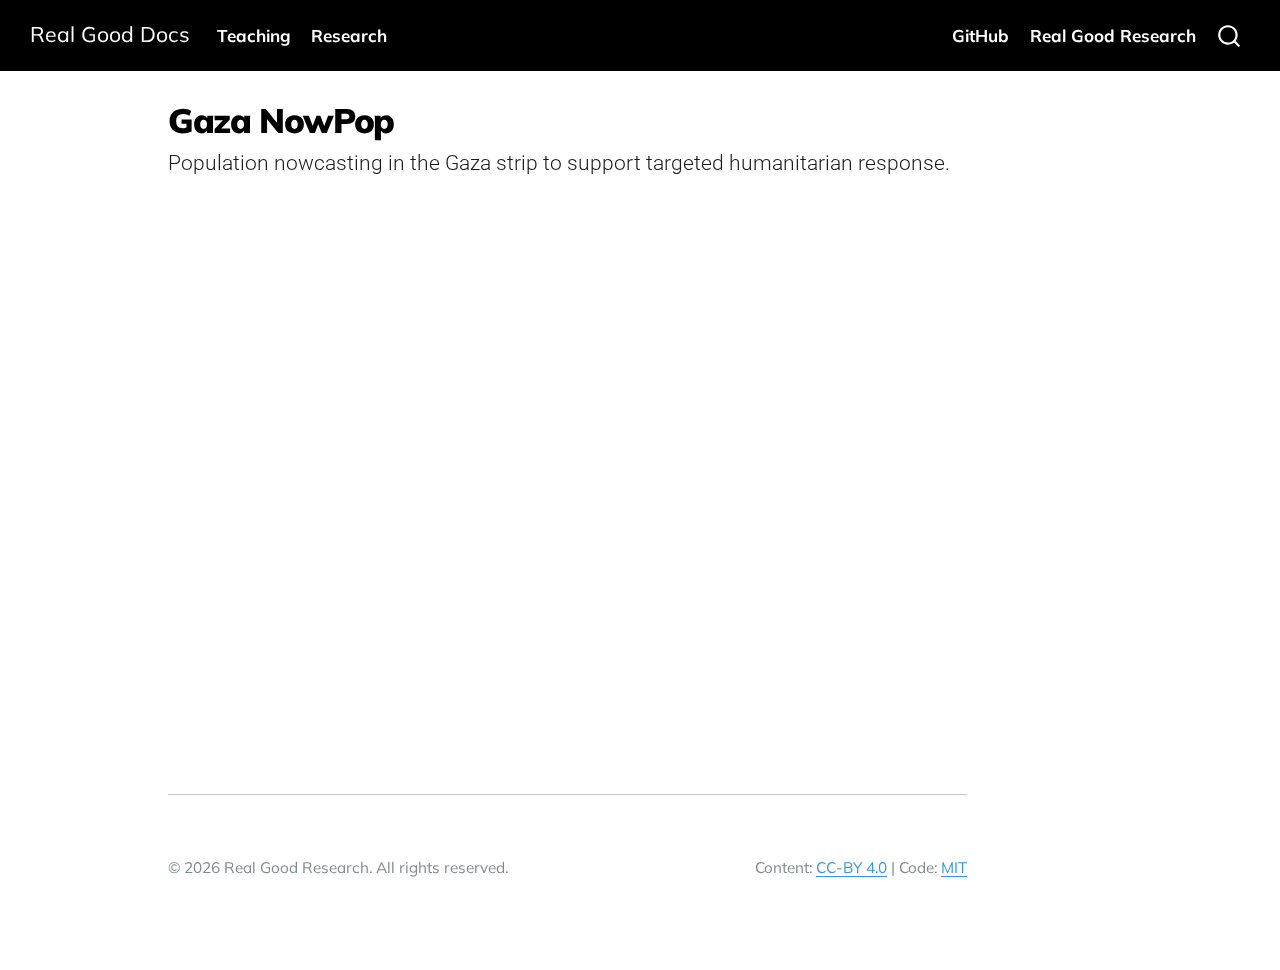
<file: research/gaza_nowpop/index.html>
<!DOCTYPE html>
<html xmlns="http://www.w3.org/1999/xhtml" lang="en" xml:lang="en"><head>

<meta charset="utf-8">
<meta name="generator" content="quarto-1.8.27">

<meta name="viewport" content="width=device-width, initial-scale=1.0, user-scalable=yes">


<title>Gaza NowPop – Real Good Docs</title>
<style>
code{white-space: pre-wrap;}
span.smallcaps{font-variant: small-caps;}
div.columns{display: flex; gap: min(4vw, 1.5em);}
div.column{flex: auto; overflow-x: auto;}
div.hanging-indent{margin-left: 1.5em; text-indent: -1.5em;}
ul.task-list{list-style: none;}
ul.task-list li input[type="checkbox"] {
  width: 0.8em;
  margin: 0 0.8em 0.2em -1em; /* quarto-specific, see https://github.com/quarto-dev/quarto-cli/issues/4556 */ 
  vertical-align: middle;
}
</style>


<script src="../../site_libs/quarto-nav/quarto-nav.js"></script>
<script src="../../site_libs/quarto-nav/headroom.min.js"></script>
<script src="../../site_libs/clipboard/clipboard.min.js"></script>
<script src="../../site_libs/quarto-search/autocomplete.umd.js"></script>
<script src="../../site_libs/quarto-search/fuse.min.js"></script>
<script src="../../site_libs/quarto-search/quarto-search.js"></script>
<meta name="quarto:offset" content="../../">
<script src="../../site_libs/quarto-html/quarto.js" type="module"></script>
<script src="../../site_libs/quarto-html/tabsets/tabsets.js" type="module"></script>
<script src="../../site_libs/quarto-html/axe/axe-check.js" type="module"></script>
<script src="../../site_libs/quarto-html/popper.min.js"></script>
<script src="../../site_libs/quarto-html/tippy.umd.min.js"></script>
<script src="../../site_libs/quarto-html/anchor.min.js"></script>
<link href="../../site_libs/quarto-html/tippy.css" rel="stylesheet">
<link href="../../site_libs/quarto-html/quarto-syntax-highlighting-ed96de9b727972fe78a7b5d16c58bf87.css" rel="stylesheet" id="quarto-text-highlighting-styles">
<script src="../../site_libs/bootstrap/bootstrap.min.js"></script>
<link href="../../site_libs/bootstrap/bootstrap-icons.css" rel="stylesheet">
<link href="../../site_libs/bootstrap/bootstrap-c639eb86de235f5379f913582ca3e67e.min.css" rel="stylesheet" append-hash="true" id="quarto-bootstrap" data-mode="light">
<script id="quarto-search-options" type="application/json">{
  "location": "navbar",
  "copy-button": false,
  "collapse-after": 3,
  "panel-placement": "end",
  "type": "overlay",
  "limit": 50,
  "keyboard-shortcut": [
    "f",
    "/",
    "s"
  ],
  "show-item-context": false,
  "language": {
    "search-no-results-text": "No results",
    "search-matching-documents-text": "matching documents",
    "search-copy-link-title": "Copy link to search",
    "search-hide-matches-text": "Hide additional matches",
    "search-more-match-text": "more match in this document",
    "search-more-matches-text": "more matches in this document",
    "search-clear-button-title": "Clear",
    "search-text-placeholder": "",
    "search-detached-cancel-button-title": "Cancel",
    "search-submit-button-title": "Submit",
    "search-label": "Search"
  }
}</script>


</head>

<body class="nav-fixed quarto-light">

<div id="quarto-search-results"></div>
  <header id="quarto-header" class="headroom fixed-top">
    <nav class="navbar navbar-expand-lg " data-bs-theme="dark">
      <div class="navbar-container container-fluid">
      <div class="navbar-brand-container mx-auto">
    <a class="navbar-brand" href="../../index.html">
    <span class="navbar-title">Real Good Docs</span>
    </a>
  </div>
            <div id="quarto-search" class="" title="Search"></div>
          <button class="navbar-toggler" type="button" data-bs-toggle="collapse" data-bs-target="#navbarCollapse" aria-controls="navbarCollapse" role="menu" aria-expanded="false" aria-label="Toggle navigation" onclick="if (window.quartoToggleHeadroom) { window.quartoToggleHeadroom(); }">
  <span class="navbar-toggler-icon"></span>
</button>
          <div class="collapse navbar-collapse" id="navbarCollapse">
            <ul class="navbar-nav navbar-nav-scroll me-auto">
  <li class="nav-item">
    <a class="nav-link" href="../../teaching/index.html"> 
<span class="menu-text">Teaching</span></a>
  </li>  
  <li class="nav-item">
    <a class="nav-link" href="../../research/index.html"> 
<span class="menu-text">Research</span></a>
  </li>  
</ul>
            <ul class="navbar-nav navbar-nav-scroll ms-auto">
  <li class="nav-item">
    <a class="nav-link" href="https://github.com/realgoodresearch" target="_blank"> 
<span class="menu-text">GitHub</span></a>
  </li>  
  <li class="nav-item">
    <a class="nav-link" href="https://realgoodresearch.com" target="_blank"> 
<span class="menu-text">Real Good Research</span></a>
  </li>  
</ul>
          </div> <!-- /navcollapse -->
            <div class="quarto-navbar-tools">
</div>
      </div> <!-- /container-fluid -->
    </nav>
</header>
<!-- content -->
<div id="quarto-content" class="quarto-container page-columns page-rows-contents page-layout-article page-navbar">
<!-- sidebar -->
<!-- margin-sidebar -->
    <div id="quarto-margin-sidebar" class="sidebar margin-sidebar zindex-bottom">
        
    </div>
<!-- main -->
<main class="content" id="quarto-document-content">

<header id="title-block-header" class="quarto-title-block default">
<div class="quarto-title">
<h1 class="title">Gaza NowPop</h1>
<p class="subtitle lead">Population nowcasting in the Gaza strip to support targeted humanitarian response.</p>
</div>



<div class="quarto-title-meta">

    
  
    
  </div>
  


</header>





</main> <!-- /main -->
<hr>
<div style="display: flex; justify-content: space-between; align-items: center; font-family: 'Mulish', sans-serif; font-size: 0.9rem; color: #7f8c8d; padding: 20px 0;">
    <div>
        © 2026 Real Good Research. All rights reserved.
    </div>
    <div>
        Content: <a href="https://creativecommons.org/licenses/by/4.0/" target="_blank">CC-BY 4.0</a>
        |
        Code: <a href="https://opensource.org/licenses/MIT" target="_blank">MIT</a>
    </div>
</div>
<script id="quarto-html-after-body" type="application/javascript">
  window.document.addEventListener("DOMContentLoaded", function (event) {
    const icon = "";
    const anchorJS = new window.AnchorJS();
    anchorJS.options = {
      placement: 'right',
      icon: icon
    };
    anchorJS.add('.anchored');
    const isCodeAnnotation = (el) => {
      for (const clz of el.classList) {
        if (clz.startsWith('code-annotation-')) {                     
          return true;
        }
      }
      return false;
    }
    const onCopySuccess = function(e) {
      // button target
      const button = e.trigger;
      // don't keep focus
      button.blur();
      // flash "checked"
      button.classList.add('code-copy-button-checked');
      var currentTitle = button.getAttribute("title");
      button.setAttribute("title", "Copied!");
      let tooltip;
      if (window.bootstrap) {
        button.setAttribute("data-bs-toggle", "tooltip");
        button.setAttribute("data-bs-placement", "left");
        button.setAttribute("data-bs-title", "Copied!");
        tooltip = new bootstrap.Tooltip(button, 
          { trigger: "manual", 
            customClass: "code-copy-button-tooltip",
            offset: [0, -8]});
        tooltip.show();    
      }
      setTimeout(function() {
        if (tooltip) {
          tooltip.hide();
          button.removeAttribute("data-bs-title");
          button.removeAttribute("data-bs-toggle");
          button.removeAttribute("data-bs-placement");
        }
        button.setAttribute("title", currentTitle);
        button.classList.remove('code-copy-button-checked');
      }, 1000);
      // clear code selection
      e.clearSelection();
    }
    const getTextToCopy = function(trigger) {
      const outerScaffold = trigger.parentElement.cloneNode(true);
      const codeEl = outerScaffold.querySelector('code');
      for (const childEl of codeEl.children) {
        if (isCodeAnnotation(childEl)) {
          childEl.remove();
        }
      }
      return codeEl.innerText;
    }
    const clipboard = new window.ClipboardJS('.code-copy-button:not([data-in-quarto-modal])', {
      text: getTextToCopy
    });
    clipboard.on('success', onCopySuccess);
    if (window.document.getElementById('quarto-embedded-source-code-modal')) {
      const clipboardModal = new window.ClipboardJS('.code-copy-button[data-in-quarto-modal]', {
        text: getTextToCopy,
        container: window.document.getElementById('quarto-embedded-source-code-modal')
      });
      clipboardModal.on('success', onCopySuccess);
    }
      var localhostRegex = new RegExp(/^(?:http|https):\/\/localhost\:?[0-9]*\//);
      var mailtoRegex = new RegExp(/^mailto:/);
        var filterRegex = new RegExp("https:\/\/docs\.realgoodresearch\.com");
      var isInternal = (href) => {
          return filterRegex.test(href) || localhostRegex.test(href) || mailtoRegex.test(href);
      }
      // Inspect non-navigation links and adorn them if external
     var links = window.document.querySelectorAll('a[href]:not(.nav-link):not(.navbar-brand):not(.toc-action):not(.sidebar-link):not(.sidebar-item-toggle):not(.pagination-link):not(.no-external):not([aria-hidden]):not(.dropdown-item):not(.quarto-navigation-tool):not(.about-link)');
      for (var i=0; i<links.length; i++) {
        const link = links[i];
        if (!isInternal(link.href)) {
          // undo the damage that might have been done by quarto-nav.js in the case of
          // links that we want to consider external
          if (link.dataset.originalHref !== undefined) {
            link.href = link.dataset.originalHref;
          }
        }
      }
    function tippyHover(el, contentFn, onTriggerFn, onUntriggerFn) {
      const config = {
        allowHTML: true,
        maxWidth: 500,
        delay: 100,
        arrow: false,
        appendTo: function(el) {
            return el.parentElement;
        },
        interactive: true,
        interactiveBorder: 10,
        theme: 'quarto',
        placement: 'bottom-start',
      };
      if (contentFn) {
        config.content = contentFn;
      }
      if (onTriggerFn) {
        config.onTrigger = onTriggerFn;
      }
      if (onUntriggerFn) {
        config.onUntrigger = onUntriggerFn;
      }
      window.tippy(el, config); 
    }
    const noterefs = window.document.querySelectorAll('a[role="doc-noteref"]');
    for (var i=0; i<noterefs.length; i++) {
      const ref = noterefs[i];
      tippyHover(ref, function() {
        // use id or data attribute instead here
        let href = ref.getAttribute('data-footnote-href') || ref.getAttribute('href');
        try { href = new URL(href).hash; } catch {}
        const id = href.replace(/^#\/?/, "");
        const note = window.document.getElementById(id);
        if (note) {
          return note.innerHTML;
        } else {
          return "";
        }
      });
    }
    const xrefs = window.document.querySelectorAll('a.quarto-xref');
    const processXRef = (id, note) => {
      // Strip column container classes
      const stripColumnClz = (el) => {
        el.classList.remove("page-full", "page-columns");
        if (el.children) {
          for (const child of el.children) {
            stripColumnClz(child);
          }
        }
      }
      stripColumnClz(note)
      if (id === null || id.startsWith('sec-')) {
        // Special case sections, only their first couple elements
        const container = document.createElement("div");
        if (note.children && note.children.length > 2) {
          container.appendChild(note.children[0].cloneNode(true));
          for (let i = 1; i < note.children.length; i++) {
            const child = note.children[i];
            if (child.tagName === "P" && child.innerText === "") {
              continue;
            } else {
              container.appendChild(child.cloneNode(true));
              break;
            }
          }
          if (window.Quarto?.typesetMath) {
            window.Quarto.typesetMath(container);
          }
          return container.innerHTML
        } else {
          if (window.Quarto?.typesetMath) {
            window.Quarto.typesetMath(note);
          }
          return note.innerHTML;
        }
      } else {
        // Remove any anchor links if they are present
        const anchorLink = note.querySelector('a.anchorjs-link');
        if (anchorLink) {
          anchorLink.remove();
        }
        if (window.Quarto?.typesetMath) {
          window.Quarto.typesetMath(note);
        }
        if (note.classList.contains("callout")) {
          return note.outerHTML;
        } else {
          return note.innerHTML;
        }
      }
    }
    for (var i=0; i<xrefs.length; i++) {
      const xref = xrefs[i];
      tippyHover(xref, undefined, function(instance) {
        instance.disable();
        let url = xref.getAttribute('href');
        let hash = undefined; 
        if (url.startsWith('#')) {
          hash = url;
        } else {
          try { hash = new URL(url).hash; } catch {}
        }
        if (hash) {
          const id = hash.replace(/^#\/?/, "");
          const note = window.document.getElementById(id);
          if (note !== null) {
            try {
              const html = processXRef(id, note.cloneNode(true));
              instance.setContent(html);
            } finally {
              instance.enable();
              instance.show();
            }
          } else {
            // See if we can fetch this
            fetch(url.split('#')[0])
            .then(res => res.text())
            .then(html => {
              const parser = new DOMParser();
              const htmlDoc = parser.parseFromString(html, "text/html");
              const note = htmlDoc.getElementById(id);
              if (note !== null) {
                const html = processXRef(id, note);
                instance.setContent(html);
              } 
            }).finally(() => {
              instance.enable();
              instance.show();
            });
          }
        } else {
          // See if we can fetch a full url (with no hash to target)
          // This is a special case and we should probably do some content thinning / targeting
          fetch(url)
          .then(res => res.text())
          .then(html => {
            const parser = new DOMParser();
            const htmlDoc = parser.parseFromString(html, "text/html");
            const note = htmlDoc.querySelector('main.content');
            if (note !== null) {
              // This should only happen for chapter cross references
              // (since there is no id in the URL)
              // remove the first header
              if (note.children.length > 0 && note.children[0].tagName === "HEADER") {
                note.children[0].remove();
              }
              const html = processXRef(null, note);
              instance.setContent(html);
            } 
          }).finally(() => {
            instance.enable();
            instance.show();
          });
        }
      }, function(instance) {
      });
    }
        let selectedAnnoteEl;
        const selectorForAnnotation = ( cell, annotation) => {
          let cellAttr = 'data-code-cell="' + cell + '"';
          let lineAttr = 'data-code-annotation="' +  annotation + '"';
          const selector = 'span[' + cellAttr + '][' + lineAttr + ']';
          return selector;
        }
        const selectCodeLines = (annoteEl) => {
          const doc = window.document;
          const targetCell = annoteEl.getAttribute("data-target-cell");
          const targetAnnotation = annoteEl.getAttribute("data-target-annotation");
          const annoteSpan = window.document.querySelector(selectorForAnnotation(targetCell, targetAnnotation));
          const lines = annoteSpan.getAttribute("data-code-lines").split(",");
          const lineIds = lines.map((line) => {
            return targetCell + "-" + line;
          })
          let top = null;
          let height = null;
          let parent = null;
          if (lineIds.length > 0) {
              //compute the position of the single el (top and bottom and make a div)
              const el = window.document.getElementById(lineIds[0]);
              top = el.offsetTop;
              height = el.offsetHeight;
              parent = el.parentElement.parentElement;
            if (lineIds.length > 1) {
              const lastEl = window.document.getElementById(lineIds[lineIds.length - 1]);
              const bottom = lastEl.offsetTop + lastEl.offsetHeight;
              height = bottom - top;
            }
            if (top !== null && height !== null && parent !== null) {
              // cook up a div (if necessary) and position it 
              let div = window.document.getElementById("code-annotation-line-highlight");
              if (div === null) {
                div = window.document.createElement("div");
                div.setAttribute("id", "code-annotation-line-highlight");
                div.style.position = 'absolute';
                parent.appendChild(div);
              }
              div.style.top = top - 2 + "px";
              div.style.height = height + 4 + "px";
              div.style.left = 0;
              let gutterDiv = window.document.getElementById("code-annotation-line-highlight-gutter");
              if (gutterDiv === null) {
                gutterDiv = window.document.createElement("div");
                gutterDiv.setAttribute("id", "code-annotation-line-highlight-gutter");
                gutterDiv.style.position = 'absolute';
                const codeCell = window.document.getElementById(targetCell);
                const gutter = codeCell.querySelector('.code-annotation-gutter');
                gutter.appendChild(gutterDiv);
              }
              gutterDiv.style.top = top - 2 + "px";
              gutterDiv.style.height = height + 4 + "px";
            }
            selectedAnnoteEl = annoteEl;
          }
        };
        const unselectCodeLines = () => {
          const elementsIds = ["code-annotation-line-highlight", "code-annotation-line-highlight-gutter"];
          elementsIds.forEach((elId) => {
            const div = window.document.getElementById(elId);
            if (div) {
              div.remove();
            }
          });
          selectedAnnoteEl = undefined;
        };
          // Handle positioning of the toggle
      window.addEventListener(
        "resize",
        throttle(() => {
          elRect = undefined;
          if (selectedAnnoteEl) {
            selectCodeLines(selectedAnnoteEl);
          }
        }, 10)
      );
      function throttle(fn, ms) {
      let throttle = false;
      let timer;
        return (...args) => {
          if(!throttle) { // first call gets through
              fn.apply(this, args);
              throttle = true;
          } else { // all the others get throttled
              if(timer) clearTimeout(timer); // cancel #2
              timer = setTimeout(() => {
                fn.apply(this, args);
                timer = throttle = false;
              }, ms);
          }
        };
      }
        // Attach click handler to the DT
        const annoteDls = window.document.querySelectorAll('dt[data-target-cell]');
        for (const annoteDlNode of annoteDls) {
          annoteDlNode.addEventListener('click', (event) => {
            const clickedEl = event.target;
            if (clickedEl !== selectedAnnoteEl) {
              unselectCodeLines();
              const activeEl = window.document.querySelector('dt[data-target-cell].code-annotation-active');
              if (activeEl) {
                activeEl.classList.remove('code-annotation-active');
              }
              selectCodeLines(clickedEl);
              clickedEl.classList.add('code-annotation-active');
            } else {
              // Unselect the line
              unselectCodeLines();
              clickedEl.classList.remove('code-annotation-active');
            }
          });
        }
    const findCites = (el) => {
      const parentEl = el.parentElement;
      if (parentEl) {
        const cites = parentEl.dataset.cites;
        if (cites) {
          return {
            el,
            cites: cites.split(' ')
          };
        } else {
          return findCites(el.parentElement)
        }
      } else {
        return undefined;
      }
    };
    var bibliorefs = window.document.querySelectorAll('a[role="doc-biblioref"]');
    for (var i=0; i<bibliorefs.length; i++) {
      const ref = bibliorefs[i];
      const citeInfo = findCites(ref);
      if (citeInfo) {
        tippyHover(citeInfo.el, function() {
          var popup = window.document.createElement('div');
          citeInfo.cites.forEach(function(cite) {
            var citeDiv = window.document.createElement('div');
            citeDiv.classList.add('hanging-indent');
            citeDiv.classList.add('csl-entry');
            var biblioDiv = window.document.getElementById('ref-' + cite);
            if (biblioDiv) {
              citeDiv.innerHTML = biblioDiv.innerHTML;
            }
            popup.appendChild(citeDiv);
          });
          return popup.innerHTML;
        });
      }
    }
  });
  </script>
</div> <!-- /content -->




</body></html>
</file>
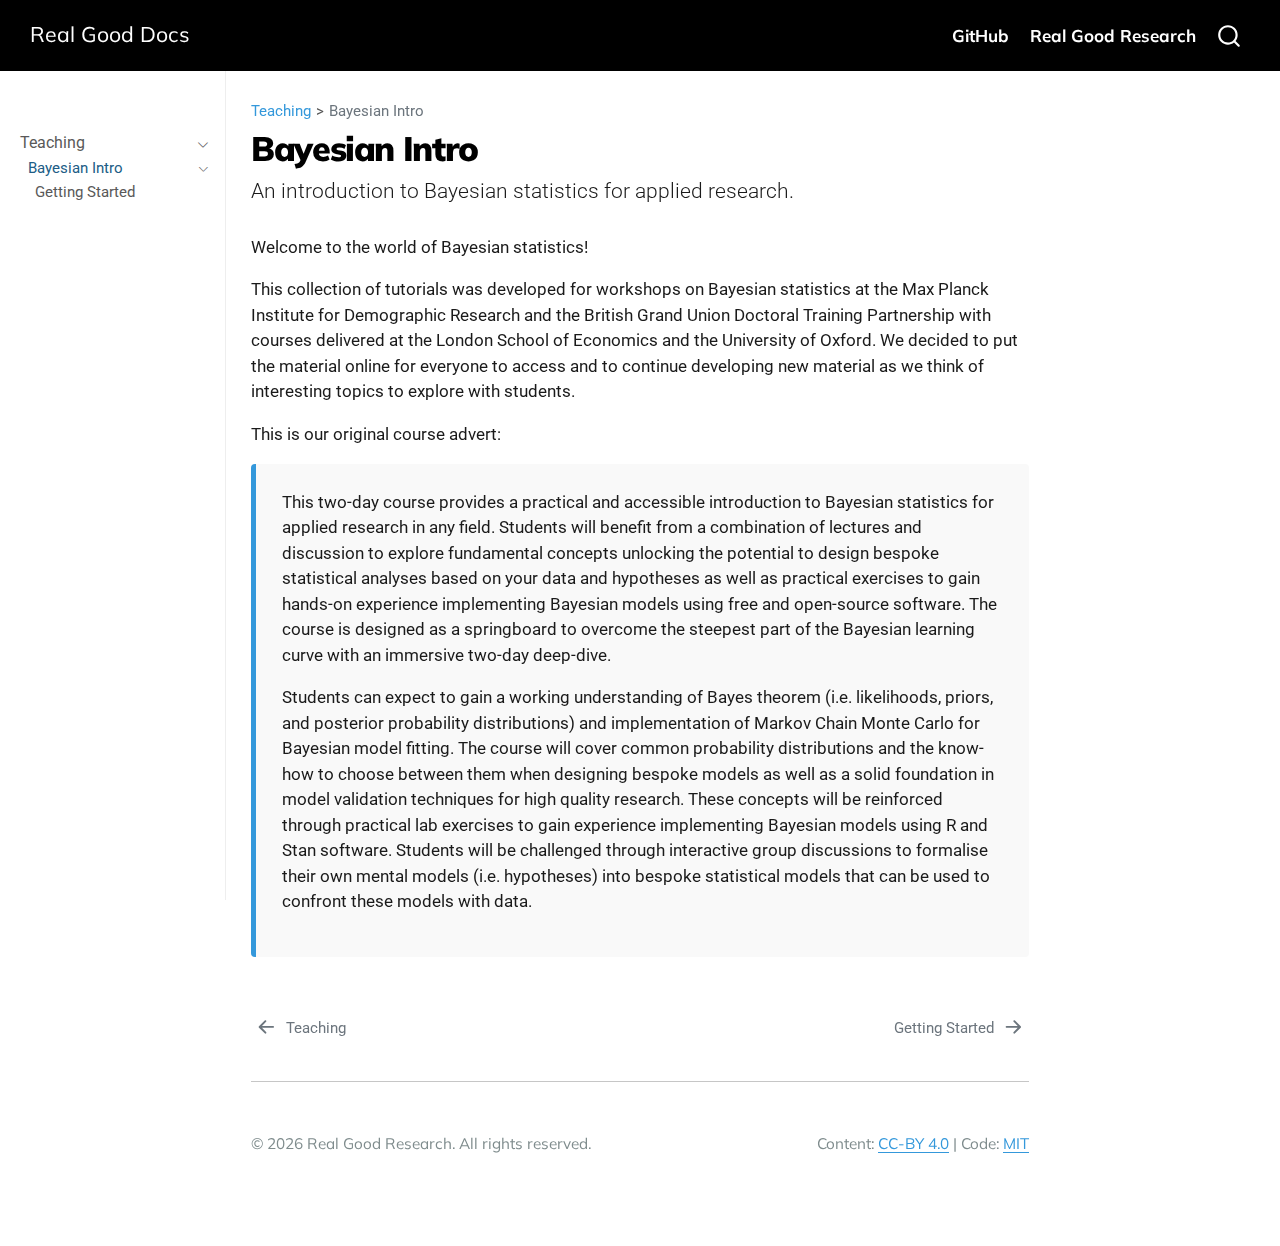
<file: teaching/bayesian_intro/index.html>
<!DOCTYPE html>
<html xmlns="http://www.w3.org/1999/xhtml" lang="en" xml:lang="en"><head>

<meta charset="utf-8">
<meta name="generator" content="quarto-1.8.27">

<meta name="viewport" content="width=device-width, initial-scale=1.0, user-scalable=yes">


<title>Bayesian Intro – Real Good Docs</title>
<style>
code{white-space: pre-wrap;}
span.smallcaps{font-variant: small-caps;}
div.columns{display: flex; gap: min(4vw, 1.5em);}
div.column{flex: auto; overflow-x: auto;}
div.hanging-indent{margin-left: 1.5em; text-indent: -1.5em;}
ul.task-list{list-style: none;}
ul.task-list li input[type="checkbox"] {
  width: 0.8em;
  margin: 0 0.8em 0.2em -1em; /* quarto-specific, see https://github.com/quarto-dev/quarto-cli/issues/4556 */ 
  vertical-align: middle;
}
</style>


<script src="../../site_libs/quarto-nav/quarto-nav.js"></script>
<script src="../../site_libs/quarto-nav/headroom.min.js"></script>
<script src="../../site_libs/clipboard/clipboard.min.js"></script>
<script src="../../site_libs/quarto-search/autocomplete.umd.js"></script>
<script src="../../site_libs/quarto-search/fuse.min.js"></script>
<script src="../../site_libs/quarto-search/quarto-search.js"></script>
<meta name="quarto:offset" content="../../">
<link href="../../teaching/bayesian_intro/getting_started.html" rel="next">
<link href="../../teaching/index.html" rel="prev">
<script src="../../site_libs/quarto-html/quarto.js" type="module"></script>
<script src="../../site_libs/quarto-html/tabsets/tabsets.js" type="module"></script>
<script src="../../site_libs/quarto-html/axe/axe-check.js" type="module"></script>
<script src="../../site_libs/quarto-html/popper.min.js"></script>
<script src="../../site_libs/quarto-html/tippy.umd.min.js"></script>
<script src="../../site_libs/quarto-html/anchor.min.js"></script>
<link href="../../site_libs/quarto-html/tippy.css" rel="stylesheet">
<link href="../../site_libs/quarto-html/quarto-syntax-highlighting-ed96de9b727972fe78a7b5d16c58bf87.css" rel="stylesheet" id="quarto-text-highlighting-styles">
<script src="../../site_libs/bootstrap/bootstrap.min.js"></script>
<link href="../../site_libs/bootstrap/bootstrap-icons.css" rel="stylesheet">
<link href="../../site_libs/bootstrap/bootstrap-ab7ef52049a7d0b753116d511a7fc67e.min.css" rel="stylesheet" append-hash="true" id="quarto-bootstrap" data-mode="light">
<script id="quarto-search-options" type="application/json">{
  "location": "navbar",
  "copy-button": false,
  "collapse-after": 3,
  "panel-placement": "end",
  "type": "overlay",
  "limit": 50,
  "keyboard-shortcut": [
    "f",
    "/",
    "s"
  ],
  "show-item-context": false,
  "language": {
    "search-no-results-text": "No results",
    "search-matching-documents-text": "matching documents",
    "search-copy-link-title": "Copy link to search",
    "search-hide-matches-text": "Hide additional matches",
    "search-more-match-text": "more match in this document",
    "search-more-matches-text": "more matches in this document",
    "search-clear-button-title": "Clear",
    "search-text-placeholder": "",
    "search-detached-cancel-button-title": "Cancel",
    "search-submit-button-title": "Submit",
    "search-label": "Search"
  }
}</script>


</head>

<body class="nav-sidebar docked nav-fixed quarto-light">

<div id="quarto-search-results"></div>
  <header id="quarto-header" class="headroom fixed-top">
    <nav class="navbar navbar-expand-lg " data-bs-theme="dark">
      <div class="navbar-container container-fluid">
      <div class="navbar-brand-container mx-auto">
    <a class="navbar-brand" href="../../index.html">
    <span class="navbar-title">Real Good Docs</span>
    </a>
  </div>
            <div id="quarto-search" class="" title="Search"></div>
          <button class="navbar-toggler" type="button" data-bs-toggle="collapse" data-bs-target="#navbarCollapse" aria-controls="navbarCollapse" role="menu" aria-expanded="false" aria-label="Toggle navigation" onclick="if (window.quartoToggleHeadroom) { window.quartoToggleHeadroom(); }">
  <span class="navbar-toggler-icon"></span>
</button>
          <div class="collapse navbar-collapse" id="navbarCollapse">
            <ul class="navbar-nav navbar-nav-scroll ms-auto">
  <li class="nav-item">
    <a class="nav-link" href="https://github.com/realgoodresearch" target="_blank"> 
<span class="menu-text">GitHub</span></a>
  </li>  
  <li class="nav-item">
    <a class="nav-link" href="https://realgoodresearch.com" target="_blank"> 
<span class="menu-text">Real Good Research</span></a>
  </li>  
</ul>
          </div> <!-- /navcollapse -->
            <div class="quarto-navbar-tools">
</div>
      </div> <!-- /container-fluid -->
    </nav>
  <nav class="quarto-secondary-nav">
    <div class="container-fluid d-flex">
      <button type="button" class="quarto-btn-toggle btn" data-bs-toggle="collapse" role="button" data-bs-target=".quarto-sidebar-collapse-item" aria-controls="quarto-sidebar" aria-expanded="false" aria-label="Toggle sidebar navigation" onclick="if (window.quartoToggleHeadroom) { window.quartoToggleHeadroom(); }">
        <i class="bi bi-layout-text-sidebar-reverse"></i>
      </button>
        <nav class="quarto-page-breadcrumbs" aria-label="breadcrumb"><ol class="breadcrumb"><li class="breadcrumb-item"><a href="../../teaching/index.html">Teaching</a></li><li class="breadcrumb-item"><a href="../../teaching/bayesian_intro/index.html">Bayesian Intro</a></li></ol></nav>
        <a class="flex-grow-1" role="navigation" data-bs-toggle="collapse" data-bs-target=".quarto-sidebar-collapse-item" aria-controls="quarto-sidebar" aria-expanded="false" aria-label="Toggle sidebar navigation" onclick="if (window.quartoToggleHeadroom) { window.quartoToggleHeadroom(); }">      
        </a>
      <button type="button" class="btn quarto-search-button" aria-label="Search" onclick="window.quartoOpenSearch();">
        <i class="bi bi-search"></i>
      </button>
    </div>
  </nav>
</header>
<!-- content -->
<div id="quarto-content" class="quarto-container page-columns page-rows-contents page-layout-article page-navbar">
<!-- sidebar -->
  <nav id="quarto-sidebar" class="sidebar collapse collapse-horizontal quarto-sidebar-collapse-item sidebar-navigation docked overflow-auto">
        <div class="mt-2 flex-shrink-0 align-items-center">
        <div class="sidebar-search">
        <div id="quarto-search" class="" title="Search"></div>
        </div>
        </div>
    <div class="sidebar-menu-container"> 
    <ul class="list-unstyled mt-1">
        <li class="sidebar-item sidebar-item-section">
      <div class="sidebar-item-container"> 
            <a href="../../teaching/index.html" class="sidebar-item-text sidebar-link">
 <span class="menu-text">Teaching</span></a>
          <a class="sidebar-item-toggle text-start" data-bs-toggle="collapse" data-bs-target="#quarto-sidebar-section-1" role="navigation" aria-expanded="true" aria-label="Toggle section">
            <i class="bi bi-chevron-right ms-2"></i>
          </a> 
      </div>
      <ul id="quarto-sidebar-section-1" class="collapse list-unstyled sidebar-section depth1 show">  
          <li class="sidebar-item sidebar-item-section">
      <div class="sidebar-item-container"> 
            <a href="../../teaching/bayesian_intro/index.html" class="sidebar-item-text sidebar-link active">
 <span class="menu-text">Bayesian Intro</span></a>
          <a class="sidebar-item-toggle text-start" data-bs-toggle="collapse" data-bs-target="#quarto-sidebar-section-2" role="navigation" aria-expanded="true" aria-label="Toggle section">
            <i class="bi bi-chevron-right ms-2"></i>
          </a> 
      </div>
      <ul id="quarto-sidebar-section-2" class="collapse list-unstyled sidebar-section depth2 show">  
          <li class="sidebar-item">
  <div class="sidebar-item-container"> 
  <a href="../../teaching/bayesian_intro/getting_started.html" class="sidebar-item-text sidebar-link">
 <span class="menu-text">Getting Started</span></a>
  </div>
</li>
      </ul>
  </li>
      </ul>
  </li>
    </ul>
    </div>
</nav>
<div id="quarto-sidebar-glass" class="quarto-sidebar-collapse-item" data-bs-toggle="collapse" data-bs-target=".quarto-sidebar-collapse-item"></div>
<!-- margin-sidebar -->
    <div id="quarto-margin-sidebar" class="sidebar margin-sidebar zindex-bottom">
        
    </div>
<!-- main -->
<main class="content" id="quarto-document-content">

<header id="title-block-header" class="quarto-title-block default"><nav class="quarto-page-breadcrumbs quarto-title-breadcrumbs d-none d-lg-block" aria-label="breadcrumb"><ol class="breadcrumb"><li class="breadcrumb-item"><a href="../../teaching/index.html">Teaching</a></li><li class="breadcrumb-item"><a href="../../teaching/bayesian_intro/index.html">Bayesian Intro</a></li></ol></nav>
<div class="quarto-title">
<h1 class="title">Bayesian Intro</h1>
<p class="subtitle lead">An introduction to Bayesian statistics for applied research.</p>
</div>



<div class="quarto-title-meta">

    
  
    
  </div>
  


</header>


<p>Welcome to the world of Bayesian statistics!</p>
<p>This collection of tutorials was developed for workshops on Bayesian statistics at the Max Planck Institute for Demographic Research and the British Grand Union Doctoral Training Partnership with courses delivered at the London School of Economics and the University of Oxford. We decided to put the material online for everyone to access and to continue developing new material as we think of interesting topics to explore with students.</p>
<p>This is our original course advert:</p>
<div class="shaded-box">
<p>This two-day course provides a practical and accessible introduction to Bayesian statistics for applied research in any field. Students will benefit from a combination of lectures and discussion to explore fundamental concepts unlocking the potential to design bespoke statistical analyses based on your data and hypotheses as well as practical exercises to gain hands-on experience implementing Bayesian models using free and open-source software. The course is designed as a springboard to overcome the steepest part of the Bayesian learning curve with an immersive two-day deep-dive.</p>
<p>Students can expect to gain a working understanding of Bayes theorem (i.e.&nbsp;likelihoods, priors, and posterior probability distributions) and implementation of Markov Chain Monte Carlo for Bayesian model fitting. The course will cover common probability distributions and the know-how to choose between them when designing bespoke models as well as a solid foundation in model validation techniques for high quality research. These concepts will be reinforced through practical lab exercises to gain experience implementing Bayesian models using R and Stan software. Students will be challenged through interactive group discussions to formalise their own mental models (i.e.&nbsp;hypotheses) into bespoke statistical models that can be used to confront these models with data.</p>
</div>



</main> <!-- /main -->
<hr>
<div style="display: flex; justify-content: space-between; align-items: center; font-family: 'Mulish', sans-serif; font-size: 0.9rem; color: #7f8c8d; padding: 20px 0;">
    <div>
        © 2026 Real Good Research. All rights reserved.
    </div>
    <div>
        Content: <a href="https://creativecommons.org/licenses/by/4.0/" target="_blank">CC-BY 4.0</a>
        |
        Code: <a href="https://opensource.org/licenses/MIT" target="_blank">MIT</a>
    </div>
</div>
<script id="quarto-html-after-body" type="application/javascript">
  window.document.addEventListener("DOMContentLoaded", function (event) {
    const icon = "";
    const anchorJS = new window.AnchorJS();
    anchorJS.options = {
      placement: 'right',
      icon: icon
    };
    anchorJS.add('.anchored');
    const isCodeAnnotation = (el) => {
      for (const clz of el.classList) {
        if (clz.startsWith('code-annotation-')) {                     
          return true;
        }
      }
      return false;
    }
    const onCopySuccess = function(e) {
      // button target
      const button = e.trigger;
      // don't keep focus
      button.blur();
      // flash "checked"
      button.classList.add('code-copy-button-checked');
      var currentTitle = button.getAttribute("title");
      button.setAttribute("title", "Copied!");
      let tooltip;
      if (window.bootstrap) {
        button.setAttribute("data-bs-toggle", "tooltip");
        button.setAttribute("data-bs-placement", "left");
        button.setAttribute("data-bs-title", "Copied!");
        tooltip = new bootstrap.Tooltip(button, 
          { trigger: "manual", 
            customClass: "code-copy-button-tooltip",
            offset: [0, -8]});
        tooltip.show();    
      }
      setTimeout(function() {
        if (tooltip) {
          tooltip.hide();
          button.removeAttribute("data-bs-title");
          button.removeAttribute("data-bs-toggle");
          button.removeAttribute("data-bs-placement");
        }
        button.setAttribute("title", currentTitle);
        button.classList.remove('code-copy-button-checked');
      }, 1000);
      // clear code selection
      e.clearSelection();
    }
    const getTextToCopy = function(trigger) {
      const outerScaffold = trigger.parentElement.cloneNode(true);
      const codeEl = outerScaffold.querySelector('code');
      for (const childEl of codeEl.children) {
        if (isCodeAnnotation(childEl)) {
          childEl.remove();
        }
      }
      return codeEl.innerText;
    }
    const clipboard = new window.ClipboardJS('.code-copy-button:not([data-in-quarto-modal])', {
      text: getTextToCopy
    });
    clipboard.on('success', onCopySuccess);
    if (window.document.getElementById('quarto-embedded-source-code-modal')) {
      const clipboardModal = new window.ClipboardJS('.code-copy-button[data-in-quarto-modal]', {
        text: getTextToCopy,
        container: window.document.getElementById('quarto-embedded-source-code-modal')
      });
      clipboardModal.on('success', onCopySuccess);
    }
      var localhostRegex = new RegExp(/^(?:http|https):\/\/localhost\:?[0-9]*\//);
      var mailtoRegex = new RegExp(/^mailto:/);
        var filterRegex = new RegExp("https:\/\/docs\.realgoodresearch\.com");
      var isInternal = (href) => {
          return filterRegex.test(href) || localhostRegex.test(href) || mailtoRegex.test(href);
      }
      // Inspect non-navigation links and adorn them if external
     var links = window.document.querySelectorAll('a[href]:not(.nav-link):not(.navbar-brand):not(.toc-action):not(.sidebar-link):not(.sidebar-item-toggle):not(.pagination-link):not(.no-external):not([aria-hidden]):not(.dropdown-item):not(.quarto-navigation-tool):not(.about-link)');
      for (var i=0; i<links.length; i++) {
        const link = links[i];
        if (!isInternal(link.href)) {
          // undo the damage that might have been done by quarto-nav.js in the case of
          // links that we want to consider external
          if (link.dataset.originalHref !== undefined) {
            link.href = link.dataset.originalHref;
          }
        }
      }
    function tippyHover(el, contentFn, onTriggerFn, onUntriggerFn) {
      const config = {
        allowHTML: true,
        maxWidth: 500,
        delay: 100,
        arrow: false,
        appendTo: function(el) {
            return el.parentElement;
        },
        interactive: true,
        interactiveBorder: 10,
        theme: 'quarto',
        placement: 'bottom-start',
      };
      if (contentFn) {
        config.content = contentFn;
      }
      if (onTriggerFn) {
        config.onTrigger = onTriggerFn;
      }
      if (onUntriggerFn) {
        config.onUntrigger = onUntriggerFn;
      }
      window.tippy(el, config); 
    }
    const noterefs = window.document.querySelectorAll('a[role="doc-noteref"]');
    for (var i=0; i<noterefs.length; i++) {
      const ref = noterefs[i];
      tippyHover(ref, function() {
        // use id or data attribute instead here
        let href = ref.getAttribute('data-footnote-href') || ref.getAttribute('href');
        try { href = new URL(href).hash; } catch {}
        const id = href.replace(/^#\/?/, "");
        const note = window.document.getElementById(id);
        if (note) {
          return note.innerHTML;
        } else {
          return "";
        }
      });
    }
    const xrefs = window.document.querySelectorAll('a.quarto-xref');
    const processXRef = (id, note) => {
      // Strip column container classes
      const stripColumnClz = (el) => {
        el.classList.remove("page-full", "page-columns");
        if (el.children) {
          for (const child of el.children) {
            stripColumnClz(child);
          }
        }
      }
      stripColumnClz(note)
      if (id === null || id.startsWith('sec-')) {
        // Special case sections, only their first couple elements
        const container = document.createElement("div");
        if (note.children && note.children.length > 2) {
          container.appendChild(note.children[0].cloneNode(true));
          for (let i = 1; i < note.children.length; i++) {
            const child = note.children[i];
            if (child.tagName === "P" && child.innerText === "") {
              continue;
            } else {
              container.appendChild(child.cloneNode(true));
              break;
            }
          }
          if (window.Quarto?.typesetMath) {
            window.Quarto.typesetMath(container);
          }
          return container.innerHTML
        } else {
          if (window.Quarto?.typesetMath) {
            window.Quarto.typesetMath(note);
          }
          return note.innerHTML;
        }
      } else {
        // Remove any anchor links if they are present
        const anchorLink = note.querySelector('a.anchorjs-link');
        if (anchorLink) {
          anchorLink.remove();
        }
        if (window.Quarto?.typesetMath) {
          window.Quarto.typesetMath(note);
        }
        if (note.classList.contains("callout")) {
          return note.outerHTML;
        } else {
          return note.innerHTML;
        }
      }
    }
    for (var i=0; i<xrefs.length; i++) {
      const xref = xrefs[i];
      tippyHover(xref, undefined, function(instance) {
        instance.disable();
        let url = xref.getAttribute('href');
        let hash = undefined; 
        if (url.startsWith('#')) {
          hash = url;
        } else {
          try { hash = new URL(url).hash; } catch {}
        }
        if (hash) {
          const id = hash.replace(/^#\/?/, "");
          const note = window.document.getElementById(id);
          if (note !== null) {
            try {
              const html = processXRef(id, note.cloneNode(true));
              instance.setContent(html);
            } finally {
              instance.enable();
              instance.show();
            }
          } else {
            // See if we can fetch this
            fetch(url.split('#')[0])
            .then(res => res.text())
            .then(html => {
              const parser = new DOMParser();
              const htmlDoc = parser.parseFromString(html, "text/html");
              const note = htmlDoc.getElementById(id);
              if (note !== null) {
                const html = processXRef(id, note);
                instance.setContent(html);
              } 
            }).finally(() => {
              instance.enable();
              instance.show();
            });
          }
        } else {
          // See if we can fetch a full url (with no hash to target)
          // This is a special case and we should probably do some content thinning / targeting
          fetch(url)
          .then(res => res.text())
          .then(html => {
            const parser = new DOMParser();
            const htmlDoc = parser.parseFromString(html, "text/html");
            const note = htmlDoc.querySelector('main.content');
            if (note !== null) {
              // This should only happen for chapter cross references
              // (since there is no id in the URL)
              // remove the first header
              if (note.children.length > 0 && note.children[0].tagName === "HEADER") {
                note.children[0].remove();
              }
              const html = processXRef(null, note);
              instance.setContent(html);
            } 
          }).finally(() => {
            instance.enable();
            instance.show();
          });
        }
      }, function(instance) {
      });
    }
        let selectedAnnoteEl;
        const selectorForAnnotation = ( cell, annotation) => {
          let cellAttr = 'data-code-cell="' + cell + '"';
          let lineAttr = 'data-code-annotation="' +  annotation + '"';
          const selector = 'span[' + cellAttr + '][' + lineAttr + ']';
          return selector;
        }
        const selectCodeLines = (annoteEl) => {
          const doc = window.document;
          const targetCell = annoteEl.getAttribute("data-target-cell");
          const targetAnnotation = annoteEl.getAttribute("data-target-annotation");
          const annoteSpan = window.document.querySelector(selectorForAnnotation(targetCell, targetAnnotation));
          const lines = annoteSpan.getAttribute("data-code-lines").split(",");
          const lineIds = lines.map((line) => {
            return targetCell + "-" + line;
          })
          let top = null;
          let height = null;
          let parent = null;
          if (lineIds.length > 0) {
              //compute the position of the single el (top and bottom and make a div)
              const el = window.document.getElementById(lineIds[0]);
              top = el.offsetTop;
              height = el.offsetHeight;
              parent = el.parentElement.parentElement;
            if (lineIds.length > 1) {
              const lastEl = window.document.getElementById(lineIds[lineIds.length - 1]);
              const bottom = lastEl.offsetTop + lastEl.offsetHeight;
              height = bottom - top;
            }
            if (top !== null && height !== null && parent !== null) {
              // cook up a div (if necessary) and position it 
              let div = window.document.getElementById("code-annotation-line-highlight");
              if (div === null) {
                div = window.document.createElement("div");
                div.setAttribute("id", "code-annotation-line-highlight");
                div.style.position = 'absolute';
                parent.appendChild(div);
              }
              div.style.top = top - 2 + "px";
              div.style.height = height + 4 + "px";
              div.style.left = 0;
              let gutterDiv = window.document.getElementById("code-annotation-line-highlight-gutter");
              if (gutterDiv === null) {
                gutterDiv = window.document.createElement("div");
                gutterDiv.setAttribute("id", "code-annotation-line-highlight-gutter");
                gutterDiv.style.position = 'absolute';
                const codeCell = window.document.getElementById(targetCell);
                const gutter = codeCell.querySelector('.code-annotation-gutter');
                gutter.appendChild(gutterDiv);
              }
              gutterDiv.style.top = top - 2 + "px";
              gutterDiv.style.height = height + 4 + "px";
            }
            selectedAnnoteEl = annoteEl;
          }
        };
        const unselectCodeLines = () => {
          const elementsIds = ["code-annotation-line-highlight", "code-annotation-line-highlight-gutter"];
          elementsIds.forEach((elId) => {
            const div = window.document.getElementById(elId);
            if (div) {
              div.remove();
            }
          });
          selectedAnnoteEl = undefined;
        };
          // Handle positioning of the toggle
      window.addEventListener(
        "resize",
        throttle(() => {
          elRect = undefined;
          if (selectedAnnoteEl) {
            selectCodeLines(selectedAnnoteEl);
          }
        }, 10)
      );
      function throttle(fn, ms) {
      let throttle = false;
      let timer;
        return (...args) => {
          if(!throttle) { // first call gets through
              fn.apply(this, args);
              throttle = true;
          } else { // all the others get throttled
              if(timer) clearTimeout(timer); // cancel #2
              timer = setTimeout(() => {
                fn.apply(this, args);
                timer = throttle = false;
              }, ms);
          }
        };
      }
        // Attach click handler to the DT
        const annoteDls = window.document.querySelectorAll('dt[data-target-cell]');
        for (const annoteDlNode of annoteDls) {
          annoteDlNode.addEventListener('click', (event) => {
            const clickedEl = event.target;
            if (clickedEl !== selectedAnnoteEl) {
              unselectCodeLines();
              const activeEl = window.document.querySelector('dt[data-target-cell].code-annotation-active');
              if (activeEl) {
                activeEl.classList.remove('code-annotation-active');
              }
              selectCodeLines(clickedEl);
              clickedEl.classList.add('code-annotation-active');
            } else {
              // Unselect the line
              unselectCodeLines();
              clickedEl.classList.remove('code-annotation-active');
            }
          });
        }
    const findCites = (el) => {
      const parentEl = el.parentElement;
      if (parentEl) {
        const cites = parentEl.dataset.cites;
        if (cites) {
          return {
            el,
            cites: cites.split(' ')
          };
        } else {
          return findCites(el.parentElement)
        }
      } else {
        return undefined;
      }
    };
    var bibliorefs = window.document.querySelectorAll('a[role="doc-biblioref"]');
    for (var i=0; i<bibliorefs.length; i++) {
      const ref = bibliorefs[i];
      const citeInfo = findCites(ref);
      if (citeInfo) {
        tippyHover(citeInfo.el, function() {
          var popup = window.document.createElement('div');
          citeInfo.cites.forEach(function(cite) {
            var citeDiv = window.document.createElement('div');
            citeDiv.classList.add('hanging-indent');
            citeDiv.classList.add('csl-entry');
            var biblioDiv = window.document.getElementById('ref-' + cite);
            if (biblioDiv) {
              citeDiv.innerHTML = biblioDiv.innerHTML;
            }
            popup.appendChild(citeDiv);
          });
          return popup.innerHTML;
        });
      }
    }
  });
  </script>
<nav class="page-navigation">
  <div class="nav-page nav-page-previous">
      <a href="../../teaching/index.html" class="pagination-link" aria-label="Teaching">
        <i class="bi bi-arrow-left-short"></i> <span class="nav-page-text">Teaching</span>
      </a>          
  </div>
  <div class="nav-page nav-page-next">
      <a href="../../teaching/bayesian_intro/getting_started.html" class="pagination-link" aria-label="Getting Started">
        <span class="nav-page-text">Getting Started</span> <i class="bi bi-arrow-right-short"></i>
      </a>
  </div>
</nav>
</div> <!-- /content -->




</body></html>
</file>
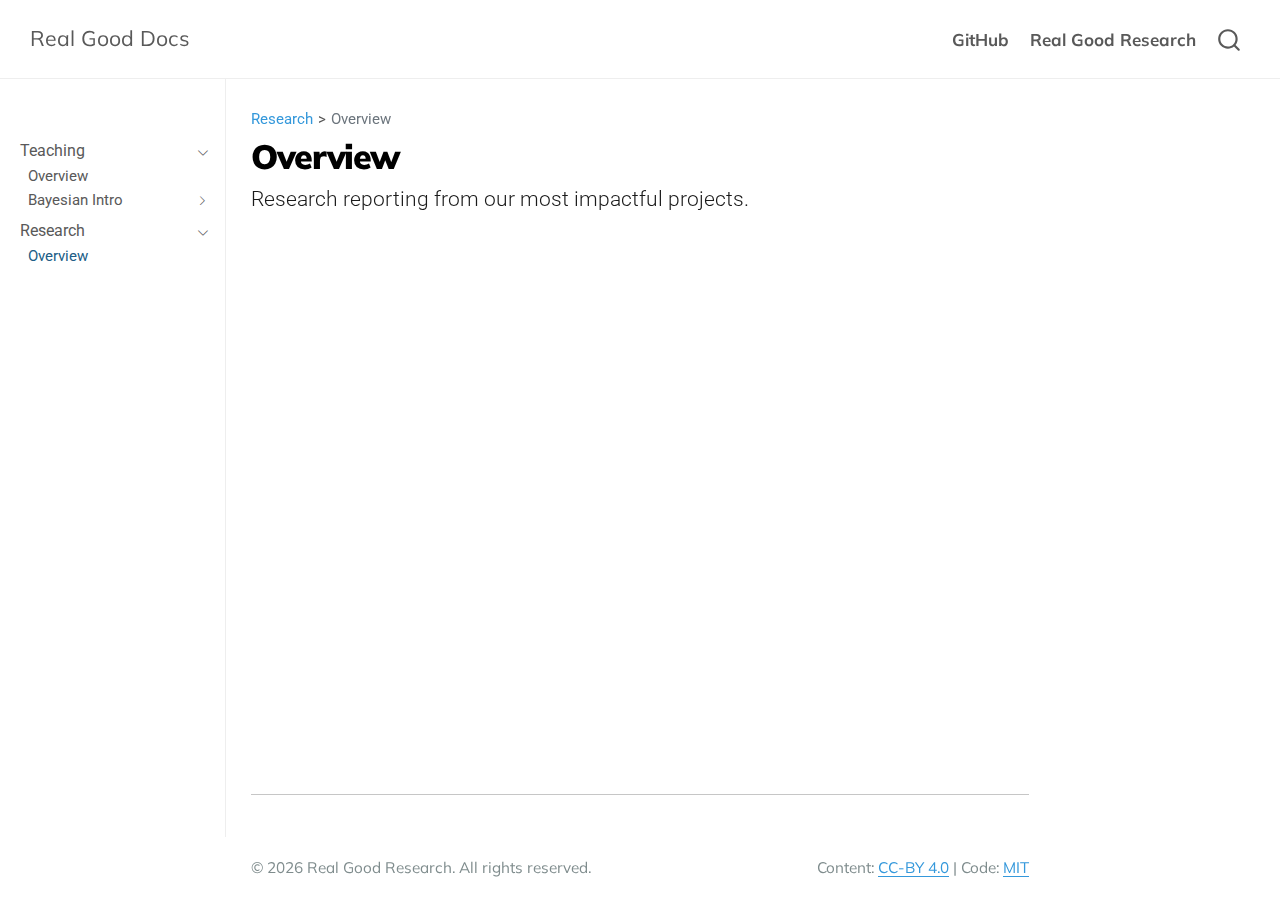
<file: research/overview.html>
<!DOCTYPE html>
<html xmlns="http://www.w3.org/1999/xhtml" lang="en" xml:lang="en"><head>

<meta charset="utf-8">
<meta name="generator" content="quarto-1.7.32">

<meta name="viewport" content="width=device-width, initial-scale=1.0, user-scalable=yes">


<title>Overview – Real Good Docs</title>
<style>
code{white-space: pre-wrap;}
span.smallcaps{font-variant: small-caps;}
div.columns{display: flex; gap: min(4vw, 1.5em);}
div.column{flex: auto; overflow-x: auto;}
div.hanging-indent{margin-left: 1.5em; text-indent: -1.5em;}
ul.task-list{list-style: none;}
ul.task-list li input[type="checkbox"] {
  width: 0.8em;
  margin: 0 0.8em 0.2em -1em; /* quarto-specific, see https://github.com/quarto-dev/quarto-cli/issues/4556 */ 
  vertical-align: middle;
}
</style>


<script src="../site_libs/quarto-nav/quarto-nav.js"></script>
<script src="../site_libs/quarto-nav/headroom.min.js"></script>
<script src="../site_libs/clipboard/clipboard.min.js"></script>
<script src="../site_libs/quarto-search/autocomplete.umd.js"></script>
<script src="../site_libs/quarto-search/fuse.min.js"></script>
<script src="../site_libs/quarto-search/quarto-search.js"></script>
<meta name="quarto:offset" content="../">
<script src="../site_libs/quarto-html/quarto.js" type="module"></script>
<script src="../site_libs/quarto-html/tabsets/tabsets.js" type="module"></script>
<script src="../site_libs/quarto-html/popper.min.js"></script>
<script src="../site_libs/quarto-html/tippy.umd.min.js"></script>
<script src="../site_libs/quarto-html/anchor.min.js"></script>
<link href="../site_libs/quarto-html/tippy.css" rel="stylesheet">
<link href="../site_libs/quarto-html/quarto-syntax-highlighting-37eea08aefeeee20ff55810ff984fec1.css" rel="stylesheet" id="quarto-text-highlighting-styles">
<script src="../site_libs/bootstrap/bootstrap.min.js"></script>
<link href="../site_libs/bootstrap/bootstrap-icons.css" rel="stylesheet">
<link href="../site_libs/bootstrap/bootstrap-0ef0830a86eaa8c4c3ebc2d0a4f28cde.min.css" rel="stylesheet" append-hash="true" id="quarto-bootstrap" data-mode="light">
<script id="quarto-search-options" type="application/json">{
  "location": "navbar",
  "copy-button": false,
  "collapse-after": 3,
  "panel-placement": "end",
  "type": "overlay",
  "limit": 50,
  "keyboard-shortcut": [
    "f",
    "/",
    "s"
  ],
  "show-item-context": false,
  "language": {
    "search-no-results-text": "No results",
    "search-matching-documents-text": "matching documents",
    "search-copy-link-title": "Copy link to search",
    "search-hide-matches-text": "Hide additional matches",
    "search-more-match-text": "more match in this document",
    "search-more-matches-text": "more matches in this document",
    "search-clear-button-title": "Clear",
    "search-text-placeholder": "",
    "search-detached-cancel-button-title": "Cancel",
    "search-submit-button-title": "Submit",
    "search-label": "Search"
  }
}</script>


</head>

<body class="nav-sidebar docked nav-fixed quarto-light">

<div id="quarto-search-results"></div>
  <header id="quarto-header" class="headroom fixed-top">
    <nav class="navbar navbar-expand-lg " data-bs-theme="dark">
      <div class="navbar-container container-fluid">
      <div class="navbar-brand-container mx-auto">
    <a class="navbar-brand" href="../index.html">
    <span class="navbar-title">Real Good Docs</span>
    </a>
  </div>
            <div id="quarto-search" class="" title="Search"></div>
          <button class="navbar-toggler" type="button" data-bs-toggle="collapse" data-bs-target="#navbarCollapse" aria-controls="navbarCollapse" role="menu" aria-expanded="false" aria-label="Toggle navigation" onclick="if (window.quartoToggleHeadroom) { window.quartoToggleHeadroom(); }">
  <span class="navbar-toggler-icon"></span>
</button>
          <div class="collapse navbar-collapse" id="navbarCollapse">
            <ul class="navbar-nav navbar-nav-scroll ms-auto">
  <li class="nav-item">
    <a class="nav-link" href="https://github.com/realgoodresearch" target="_blank"> 
<span class="menu-text">GitHub</span></a>
  </li>  
  <li class="nav-item">
    <a class="nav-link" href="https://realgoodresearch.com" target="_blank"> 
<span class="menu-text">Real Good Research</span></a>
  </li>  
</ul>
          </div> <!-- /navcollapse -->
            <div class="quarto-navbar-tools">
</div>
      </div> <!-- /container-fluid -->
    </nav>
  <nav class="quarto-secondary-nav">
    <div class="container-fluid d-flex">
      <button type="button" class="quarto-btn-toggle btn" data-bs-toggle="collapse" role="button" data-bs-target=".quarto-sidebar-collapse-item" aria-controls="quarto-sidebar" aria-expanded="false" aria-label="Toggle sidebar navigation" onclick="if (window.quartoToggleHeadroom) { window.quartoToggleHeadroom(); }">
        <i class="bi bi-layout-text-sidebar-reverse"></i>
      </button>
        <nav class="quarto-page-breadcrumbs" aria-label="breadcrumb"><ol class="breadcrumb"><li class="breadcrumb-item"><a href="../research/overview.html">Research</a></li><li class="breadcrumb-item"><a href="../research/overview.html">Overview</a></li></ol></nav>
        <a class="flex-grow-1" role="navigation" data-bs-toggle="collapse" data-bs-target=".quarto-sidebar-collapse-item" aria-controls="quarto-sidebar" aria-expanded="false" aria-label="Toggle sidebar navigation" onclick="if (window.quartoToggleHeadroom) { window.quartoToggleHeadroom(); }">      
        </a>
      <button type="button" class="btn quarto-search-button" aria-label="Search" onclick="window.quartoOpenSearch();">
        <i class="bi bi-search"></i>
      </button>
    </div>
  </nav>
</header>
<!-- content -->
<div id="quarto-content" class="quarto-container page-columns page-rows-contents page-layout-article page-navbar">
<!-- sidebar -->
  <nav id="quarto-sidebar" class="sidebar collapse collapse-horizontal quarto-sidebar-collapse-item sidebar-navigation docked overflow-auto">
        <div class="mt-2 flex-shrink-0 align-items-center">
        <div class="sidebar-search">
        <div id="quarto-search" class="" title="Search"></div>
        </div>
        </div>
    <div class="sidebar-menu-container"> 
    <ul class="list-unstyled mt-1">
        <li class="sidebar-item sidebar-item-section">
      <div class="sidebar-item-container"> 
            <a class="sidebar-item-text sidebar-link text-start" data-bs-toggle="collapse" data-bs-target="#quarto-sidebar-section-1" role="navigation" aria-expanded="true">
 <span class="menu-text">Teaching</span></a>
          <a class="sidebar-item-toggle text-start" data-bs-toggle="collapse" data-bs-target="#quarto-sidebar-section-1" role="navigation" aria-expanded="true" aria-label="Toggle section">
            <i class="bi bi-chevron-right ms-2"></i>
          </a> 
      </div>
      <ul id="quarto-sidebar-section-1" class="collapse list-unstyled sidebar-section depth1 show">  
          <li class="sidebar-item">
  <div class="sidebar-item-container"> 
  <a href="../teaching/overview.html" class="sidebar-item-text sidebar-link">
 <span class="menu-text">Overview</span></a>
  </div>
</li>
          <li class="sidebar-item sidebar-item-section">
      <div class="sidebar-item-container"> 
            <a class="sidebar-item-text sidebar-link text-start collapsed" data-bs-toggle="collapse" data-bs-target="#quarto-sidebar-section-2" role="navigation" aria-expanded="false">
 <span class="menu-text">Bayesian Intro</span></a>
          <a class="sidebar-item-toggle text-start collapsed" data-bs-toggle="collapse" data-bs-target="#quarto-sidebar-section-2" role="navigation" aria-expanded="false" aria-label="Toggle section">
            <i class="bi bi-chevron-right ms-2"></i>
          </a> 
      </div>
      <ul id="quarto-sidebar-section-2" class="collapse list-unstyled sidebar-section depth2 ">  
          <li class="sidebar-item">
  <div class="sidebar-item-container"> 
  <a href="../teaching/bayesian_intro/getting_started.html" class="sidebar-item-text sidebar-link">
 <span class="menu-text">Getting Started</span></a>
  </div>
</li>
          <li class="sidebar-item">
  <div class="sidebar-item-container"> 
  <a href="../teaching/bayesian_intro/synthetic_controls.html" class="sidebar-item-text sidebar-link">
 <span class="menu-text">Synthetic Controls</span></a>
  </div>
</li>
      </ul>
  </li>
      </ul>
  </li>
        <li class="sidebar-item sidebar-item-section">
      <div class="sidebar-item-container"> 
            <a class="sidebar-item-text sidebar-link text-start" data-bs-toggle="collapse" data-bs-target="#quarto-sidebar-section-3" role="navigation" aria-expanded="true">
 <span class="menu-text">Research</span></a>
          <a class="sidebar-item-toggle text-start" data-bs-toggle="collapse" data-bs-target="#quarto-sidebar-section-3" role="navigation" aria-expanded="true" aria-label="Toggle section">
            <i class="bi bi-chevron-right ms-2"></i>
          </a> 
      </div>
      <ul id="quarto-sidebar-section-3" class="collapse list-unstyled sidebar-section depth1 show">  
          <li class="sidebar-item">
  <div class="sidebar-item-container"> 
  <a href="../research/overview.html" class="sidebar-item-text sidebar-link active">
 <span class="menu-text">Overview</span></a>
  </div>
</li>
      </ul>
  </li>
    </ul>
    </div>
</nav>
<div id="quarto-sidebar-glass" class="quarto-sidebar-collapse-item" data-bs-toggle="collapse" data-bs-target=".quarto-sidebar-collapse-item"></div>
<!-- margin-sidebar -->
    <div id="quarto-margin-sidebar" class="sidebar margin-sidebar zindex-bottom">
        
    </div>
<!-- main -->
<main class="content" id="quarto-document-content">

<header id="title-block-header" class="quarto-title-block default"><nav class="quarto-page-breadcrumbs quarto-title-breadcrumbs d-none d-lg-block" aria-label="breadcrumb"><ol class="breadcrumb"><li class="breadcrumb-item"><a href="../research/overview.html">Research</a></li><li class="breadcrumb-item"><a href="../research/overview.html">Overview</a></li></ol></nav>
<div class="quarto-title">
<h1 class="title">Overview</h1>
<p class="subtitle lead">Research reporting from our most impactful projects.</p>
</div>



<div class="quarto-title-meta">

    
  
    
  </div>
  


</header>





</main> <!-- /main -->
<hr>
<div style="display: flex; justify-content: space-between; align-items: center; font-family: 'Mulish', sans-serif; font-size: 0.9rem; color: #7f8c8d; padding: 20px 0;">
    <div>
        © 2026 Real Good Research. All rights reserved.
    </div>
    <div>
        Content: <a href="https://creativecommons.org/licenses/by/4.0/" target="_blank">CC-BY 4.0</a>
        |
        Code: <a href="https://opensource.org/licenses/MIT" target="_blank">MIT</a>
    </div>
</div>
<script id="quarto-html-after-body" type="application/javascript">
  window.document.addEventListener("DOMContentLoaded", function (event) {
    const icon = "";
    const anchorJS = new window.AnchorJS();
    anchorJS.options = {
      placement: 'right',
      icon: icon
    };
    anchorJS.add('.anchored');
    const isCodeAnnotation = (el) => {
      for (const clz of el.classList) {
        if (clz.startsWith('code-annotation-')) {                     
          return true;
        }
      }
      return false;
    }
    const onCopySuccess = function(e) {
      // button target
      const button = e.trigger;
      // don't keep focus
      button.blur();
      // flash "checked"
      button.classList.add('code-copy-button-checked');
      var currentTitle = button.getAttribute("title");
      button.setAttribute("title", "Copied!");
      let tooltip;
      if (window.bootstrap) {
        button.setAttribute("data-bs-toggle", "tooltip");
        button.setAttribute("data-bs-placement", "left");
        button.setAttribute("data-bs-title", "Copied!");
        tooltip = new bootstrap.Tooltip(button, 
          { trigger: "manual", 
            customClass: "code-copy-button-tooltip",
            offset: [0, -8]});
        tooltip.show();    
      }
      setTimeout(function() {
        if (tooltip) {
          tooltip.hide();
          button.removeAttribute("data-bs-title");
          button.removeAttribute("data-bs-toggle");
          button.removeAttribute("data-bs-placement");
        }
        button.setAttribute("title", currentTitle);
        button.classList.remove('code-copy-button-checked');
      }, 1000);
      // clear code selection
      e.clearSelection();
    }
    const getTextToCopy = function(trigger) {
        const codeEl = trigger.previousElementSibling.cloneNode(true);
        for (const childEl of codeEl.children) {
          if (isCodeAnnotation(childEl)) {
            childEl.remove();
          }
        }
        return codeEl.innerText;
    }
    const clipboard = new window.ClipboardJS('.code-copy-button:not([data-in-quarto-modal])', {
      text: getTextToCopy
    });
    clipboard.on('success', onCopySuccess);
    if (window.document.getElementById('quarto-embedded-source-code-modal')) {
      const clipboardModal = new window.ClipboardJS('.code-copy-button[data-in-quarto-modal]', {
        text: getTextToCopy,
        container: window.document.getElementById('quarto-embedded-source-code-modal')
      });
      clipboardModal.on('success', onCopySuccess);
    }
      var localhostRegex = new RegExp(/^(?:http|https):\/\/localhost\:?[0-9]*\//);
      var mailtoRegex = new RegExp(/^mailto:/);
        var filterRegex = new RegExp('/' + window.location.host + '/');
      var isInternal = (href) => {
          return filterRegex.test(href) || localhostRegex.test(href) || mailtoRegex.test(href);
      }
      // Inspect non-navigation links and adorn them if external
     var links = window.document.querySelectorAll('a[href]:not(.nav-link):not(.navbar-brand):not(.toc-action):not(.sidebar-link):not(.sidebar-item-toggle):not(.pagination-link):not(.no-external):not([aria-hidden]):not(.dropdown-item):not(.quarto-navigation-tool):not(.about-link)');
      for (var i=0; i<links.length; i++) {
        const link = links[i];
        if (!isInternal(link.href)) {
          // undo the damage that might have been done by quarto-nav.js in the case of
          // links that we want to consider external
          if (link.dataset.originalHref !== undefined) {
            link.href = link.dataset.originalHref;
          }
        }
      }
    function tippyHover(el, contentFn, onTriggerFn, onUntriggerFn) {
      const config = {
        allowHTML: true,
        maxWidth: 500,
        delay: 100,
        arrow: false,
        appendTo: function(el) {
            return el.parentElement;
        },
        interactive: true,
        interactiveBorder: 10,
        theme: 'quarto',
        placement: 'bottom-start',
      };
      if (contentFn) {
        config.content = contentFn;
      }
      if (onTriggerFn) {
        config.onTrigger = onTriggerFn;
      }
      if (onUntriggerFn) {
        config.onUntrigger = onUntriggerFn;
      }
      window.tippy(el, config); 
    }
    const noterefs = window.document.querySelectorAll('a[role="doc-noteref"]');
    for (var i=0; i<noterefs.length; i++) {
      const ref = noterefs[i];
      tippyHover(ref, function() {
        // use id or data attribute instead here
        let href = ref.getAttribute('data-footnote-href') || ref.getAttribute('href');
        try { href = new URL(href).hash; } catch {}
        const id = href.replace(/^#\/?/, "");
        const note = window.document.getElementById(id);
        if (note) {
          return note.innerHTML;
        } else {
          return "";
        }
      });
    }
    const xrefs = window.document.querySelectorAll('a.quarto-xref');
    const processXRef = (id, note) => {
      // Strip column container classes
      const stripColumnClz = (el) => {
        el.classList.remove("page-full", "page-columns");
        if (el.children) {
          for (const child of el.children) {
            stripColumnClz(child);
          }
        }
      }
      stripColumnClz(note)
      if (id === null || id.startsWith('sec-')) {
        // Special case sections, only their first couple elements
        const container = document.createElement("div");
        if (note.children && note.children.length > 2) {
          container.appendChild(note.children[0].cloneNode(true));
          for (let i = 1; i < note.children.length; i++) {
            const child = note.children[i];
            if (child.tagName === "P" && child.innerText === "") {
              continue;
            } else {
              container.appendChild(child.cloneNode(true));
              break;
            }
          }
          if (window.Quarto?.typesetMath) {
            window.Quarto.typesetMath(container);
          }
          return container.innerHTML
        } else {
          if (window.Quarto?.typesetMath) {
            window.Quarto.typesetMath(note);
          }
          return note.innerHTML;
        }
      } else {
        // Remove any anchor links if they are present
        const anchorLink = note.querySelector('a.anchorjs-link');
        if (anchorLink) {
          anchorLink.remove();
        }
        if (window.Quarto?.typesetMath) {
          window.Quarto.typesetMath(note);
        }
        if (note.classList.contains("callout")) {
          return note.outerHTML;
        } else {
          return note.innerHTML;
        }
      }
    }
    for (var i=0; i<xrefs.length; i++) {
      const xref = xrefs[i];
      tippyHover(xref, undefined, function(instance) {
        instance.disable();
        let url = xref.getAttribute('href');
        let hash = undefined; 
        if (url.startsWith('#')) {
          hash = url;
        } else {
          try { hash = new URL(url).hash; } catch {}
        }
        if (hash) {
          const id = hash.replace(/^#\/?/, "");
          const note = window.document.getElementById(id);
          if (note !== null) {
            try {
              const html = processXRef(id, note.cloneNode(true));
              instance.setContent(html);
            } finally {
              instance.enable();
              instance.show();
            }
          } else {
            // See if we can fetch this
            fetch(url.split('#')[0])
            .then(res => res.text())
            .then(html => {
              const parser = new DOMParser();
              const htmlDoc = parser.parseFromString(html, "text/html");
              const note = htmlDoc.getElementById(id);
              if (note !== null) {
                const html = processXRef(id, note);
                instance.setContent(html);
              } 
            }).finally(() => {
              instance.enable();
              instance.show();
            });
          }
        } else {
          // See if we can fetch a full url (with no hash to target)
          // This is a special case and we should probably do some content thinning / targeting
          fetch(url)
          .then(res => res.text())
          .then(html => {
            const parser = new DOMParser();
            const htmlDoc = parser.parseFromString(html, "text/html");
            const note = htmlDoc.querySelector('main.content');
            if (note !== null) {
              // This should only happen for chapter cross references
              // (since there is no id in the URL)
              // remove the first header
              if (note.children.length > 0 && note.children[0].tagName === "HEADER") {
                note.children[0].remove();
              }
              const html = processXRef(null, note);
              instance.setContent(html);
            } 
          }).finally(() => {
            instance.enable();
            instance.show();
          });
        }
      }, function(instance) {
      });
    }
        let selectedAnnoteEl;
        const selectorForAnnotation = ( cell, annotation) => {
          let cellAttr = 'data-code-cell="' + cell + '"';
          let lineAttr = 'data-code-annotation="' +  annotation + '"';
          const selector = 'span[' + cellAttr + '][' + lineAttr + ']';
          return selector;
        }
        const selectCodeLines = (annoteEl) => {
          const doc = window.document;
          const targetCell = annoteEl.getAttribute("data-target-cell");
          const targetAnnotation = annoteEl.getAttribute("data-target-annotation");
          const annoteSpan = window.document.querySelector(selectorForAnnotation(targetCell, targetAnnotation));
          const lines = annoteSpan.getAttribute("data-code-lines").split(",");
          const lineIds = lines.map((line) => {
            return targetCell + "-" + line;
          })
          let top = null;
          let height = null;
          let parent = null;
          if (lineIds.length > 0) {
              //compute the position of the single el (top and bottom and make a div)
              const el = window.document.getElementById(lineIds[0]);
              top = el.offsetTop;
              height = el.offsetHeight;
              parent = el.parentElement.parentElement;
            if (lineIds.length > 1) {
              const lastEl = window.document.getElementById(lineIds[lineIds.length - 1]);
              const bottom = lastEl.offsetTop + lastEl.offsetHeight;
              height = bottom - top;
            }
            if (top !== null && height !== null && parent !== null) {
              // cook up a div (if necessary) and position it 
              let div = window.document.getElementById("code-annotation-line-highlight");
              if (div === null) {
                div = window.document.createElement("div");
                div.setAttribute("id", "code-annotation-line-highlight");
                div.style.position = 'absolute';
                parent.appendChild(div);
              }
              div.style.top = top - 2 + "px";
              div.style.height = height + 4 + "px";
              div.style.left = 0;
              let gutterDiv = window.document.getElementById("code-annotation-line-highlight-gutter");
              if (gutterDiv === null) {
                gutterDiv = window.document.createElement("div");
                gutterDiv.setAttribute("id", "code-annotation-line-highlight-gutter");
                gutterDiv.style.position = 'absolute';
                const codeCell = window.document.getElementById(targetCell);
                const gutter = codeCell.querySelector('.code-annotation-gutter');
                gutter.appendChild(gutterDiv);
              }
              gutterDiv.style.top = top - 2 + "px";
              gutterDiv.style.height = height + 4 + "px";
            }
            selectedAnnoteEl = annoteEl;
          }
        };
        const unselectCodeLines = () => {
          const elementsIds = ["code-annotation-line-highlight", "code-annotation-line-highlight-gutter"];
          elementsIds.forEach((elId) => {
            const div = window.document.getElementById(elId);
            if (div) {
              div.remove();
            }
          });
          selectedAnnoteEl = undefined;
        };
          // Handle positioning of the toggle
      window.addEventListener(
        "resize",
        throttle(() => {
          elRect = undefined;
          if (selectedAnnoteEl) {
            selectCodeLines(selectedAnnoteEl);
          }
        }, 10)
      );
      function throttle(fn, ms) {
      let throttle = false;
      let timer;
        return (...args) => {
          if(!throttle) { // first call gets through
              fn.apply(this, args);
              throttle = true;
          } else { // all the others get throttled
              if(timer) clearTimeout(timer); // cancel #2
              timer = setTimeout(() => {
                fn.apply(this, args);
                timer = throttle = false;
              }, ms);
          }
        };
      }
        // Attach click handler to the DT
        const annoteDls = window.document.querySelectorAll('dt[data-target-cell]');
        for (const annoteDlNode of annoteDls) {
          annoteDlNode.addEventListener('click', (event) => {
            const clickedEl = event.target;
            if (clickedEl !== selectedAnnoteEl) {
              unselectCodeLines();
              const activeEl = window.document.querySelector('dt[data-target-cell].code-annotation-active');
              if (activeEl) {
                activeEl.classList.remove('code-annotation-active');
              }
              selectCodeLines(clickedEl);
              clickedEl.classList.add('code-annotation-active');
            } else {
              // Unselect the line
              unselectCodeLines();
              clickedEl.classList.remove('code-annotation-active');
            }
          });
        }
    const findCites = (el) => {
      const parentEl = el.parentElement;
      if (parentEl) {
        const cites = parentEl.dataset.cites;
        if (cites) {
          return {
            el,
            cites: cites.split(' ')
          };
        } else {
          return findCites(el.parentElement)
        }
      } else {
        return undefined;
      }
    };
    var bibliorefs = window.document.querySelectorAll('a[role="doc-biblioref"]');
    for (var i=0; i<bibliorefs.length; i++) {
      const ref = bibliorefs[i];
      const citeInfo = findCites(ref);
      if (citeInfo) {
        tippyHover(citeInfo.el, function() {
          var popup = window.document.createElement('div');
          citeInfo.cites.forEach(function(cite) {
            var citeDiv = window.document.createElement('div');
            citeDiv.classList.add('hanging-indent');
            citeDiv.classList.add('csl-entry');
            var biblioDiv = window.document.getElementById('ref-' + cite);
            if (biblioDiv) {
              citeDiv.innerHTML = biblioDiv.innerHTML;
            }
            popup.appendChild(citeDiv);
          });
          return popup.innerHTML;
        });
      }
    }
  });
  </script>
</div> <!-- /content -->




</body></html>
</file>
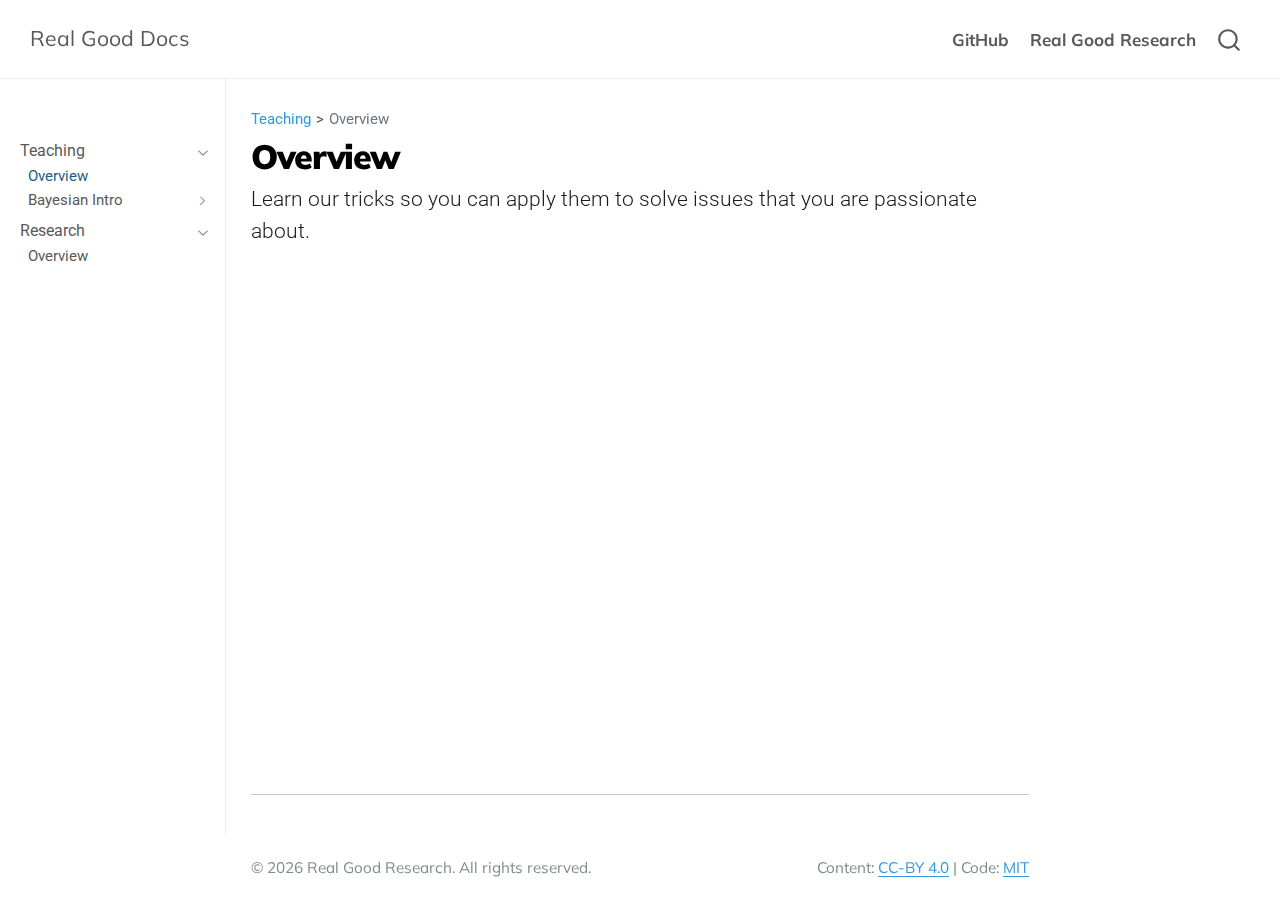
<file: teaching/overview.html>
<!DOCTYPE html>
<html xmlns="http://www.w3.org/1999/xhtml" lang="en" xml:lang="en"><head>

<meta charset="utf-8">
<meta name="generator" content="quarto-1.7.32">

<meta name="viewport" content="width=device-width, initial-scale=1.0, user-scalable=yes">


<title>Overview – Real Good Docs</title>
<style>
code{white-space: pre-wrap;}
span.smallcaps{font-variant: small-caps;}
div.columns{display: flex; gap: min(4vw, 1.5em);}
div.column{flex: auto; overflow-x: auto;}
div.hanging-indent{margin-left: 1.5em; text-indent: -1.5em;}
ul.task-list{list-style: none;}
ul.task-list li input[type="checkbox"] {
  width: 0.8em;
  margin: 0 0.8em 0.2em -1em; /* quarto-specific, see https://github.com/quarto-dev/quarto-cli/issues/4556 */ 
  vertical-align: middle;
}
</style>


<script src="../site_libs/quarto-nav/quarto-nav.js"></script>
<script src="../site_libs/quarto-nav/headroom.min.js"></script>
<script src="../site_libs/clipboard/clipboard.min.js"></script>
<script src="../site_libs/quarto-search/autocomplete.umd.js"></script>
<script src="../site_libs/quarto-search/fuse.min.js"></script>
<script src="../site_libs/quarto-search/quarto-search.js"></script>
<meta name="quarto:offset" content="../">
<script src="../site_libs/quarto-html/quarto.js" type="module"></script>
<script src="../site_libs/quarto-html/tabsets/tabsets.js" type="module"></script>
<script src="../site_libs/quarto-html/popper.min.js"></script>
<script src="../site_libs/quarto-html/tippy.umd.min.js"></script>
<script src="../site_libs/quarto-html/anchor.min.js"></script>
<link href="../site_libs/quarto-html/tippy.css" rel="stylesheet">
<link href="../site_libs/quarto-html/quarto-syntax-highlighting-37eea08aefeeee20ff55810ff984fec1.css" rel="stylesheet" id="quarto-text-highlighting-styles">
<script src="../site_libs/bootstrap/bootstrap.min.js"></script>
<link href="../site_libs/bootstrap/bootstrap-icons.css" rel="stylesheet">
<link href="../site_libs/bootstrap/bootstrap-0ef0830a86eaa8c4c3ebc2d0a4f28cde.min.css" rel="stylesheet" append-hash="true" id="quarto-bootstrap" data-mode="light">
<script id="quarto-search-options" type="application/json">{
  "location": "navbar",
  "copy-button": false,
  "collapse-after": 3,
  "panel-placement": "end",
  "type": "overlay",
  "limit": 50,
  "keyboard-shortcut": [
    "f",
    "/",
    "s"
  ],
  "show-item-context": false,
  "language": {
    "search-no-results-text": "No results",
    "search-matching-documents-text": "matching documents",
    "search-copy-link-title": "Copy link to search",
    "search-hide-matches-text": "Hide additional matches",
    "search-more-match-text": "more match in this document",
    "search-more-matches-text": "more matches in this document",
    "search-clear-button-title": "Clear",
    "search-text-placeholder": "",
    "search-detached-cancel-button-title": "Cancel",
    "search-submit-button-title": "Submit",
    "search-label": "Search"
  }
}</script>


</head>

<body class="nav-sidebar docked nav-fixed quarto-light">

<div id="quarto-search-results"></div>
  <header id="quarto-header" class="headroom fixed-top">
    <nav class="navbar navbar-expand-lg " data-bs-theme="dark">
      <div class="navbar-container container-fluid">
      <div class="navbar-brand-container mx-auto">
    <a class="navbar-brand" href="../index.html">
    <span class="navbar-title">Real Good Docs</span>
    </a>
  </div>
            <div id="quarto-search" class="" title="Search"></div>
          <button class="navbar-toggler" type="button" data-bs-toggle="collapse" data-bs-target="#navbarCollapse" aria-controls="navbarCollapse" role="menu" aria-expanded="false" aria-label="Toggle navigation" onclick="if (window.quartoToggleHeadroom) { window.quartoToggleHeadroom(); }">
  <span class="navbar-toggler-icon"></span>
</button>
          <div class="collapse navbar-collapse" id="navbarCollapse">
            <ul class="navbar-nav navbar-nav-scroll ms-auto">
  <li class="nav-item">
    <a class="nav-link" href="https://github.com/realgoodresearch" target="_blank"> 
<span class="menu-text">GitHub</span></a>
  </li>  
  <li class="nav-item">
    <a class="nav-link" href="https://realgoodresearch.com" target="_blank"> 
<span class="menu-text">Real Good Research</span></a>
  </li>  
</ul>
          </div> <!-- /navcollapse -->
            <div class="quarto-navbar-tools">
</div>
      </div> <!-- /container-fluid -->
    </nav>
  <nav class="quarto-secondary-nav">
    <div class="container-fluid d-flex">
      <button type="button" class="quarto-btn-toggle btn" data-bs-toggle="collapse" role="button" data-bs-target=".quarto-sidebar-collapse-item" aria-controls="quarto-sidebar" aria-expanded="false" aria-label="Toggle sidebar navigation" onclick="if (window.quartoToggleHeadroom) { window.quartoToggleHeadroom(); }">
        <i class="bi bi-layout-text-sidebar-reverse"></i>
      </button>
        <nav class="quarto-page-breadcrumbs" aria-label="breadcrumb"><ol class="breadcrumb"><li class="breadcrumb-item"><a href="../teaching/overview.html">Teaching</a></li><li class="breadcrumb-item"><a href="../teaching/overview.html">Overview</a></li></ol></nav>
        <a class="flex-grow-1" role="navigation" data-bs-toggle="collapse" data-bs-target=".quarto-sidebar-collapse-item" aria-controls="quarto-sidebar" aria-expanded="false" aria-label="Toggle sidebar navigation" onclick="if (window.quartoToggleHeadroom) { window.quartoToggleHeadroom(); }">      
        </a>
      <button type="button" class="btn quarto-search-button" aria-label="Search" onclick="window.quartoOpenSearch();">
        <i class="bi bi-search"></i>
      </button>
    </div>
  </nav>
</header>
<!-- content -->
<div id="quarto-content" class="quarto-container page-columns page-rows-contents page-layout-article page-navbar">
<!-- sidebar -->
  <nav id="quarto-sidebar" class="sidebar collapse collapse-horizontal quarto-sidebar-collapse-item sidebar-navigation docked overflow-auto">
        <div class="mt-2 flex-shrink-0 align-items-center">
        <div class="sidebar-search">
        <div id="quarto-search" class="" title="Search"></div>
        </div>
        </div>
    <div class="sidebar-menu-container"> 
    <ul class="list-unstyled mt-1">
        <li class="sidebar-item sidebar-item-section">
      <div class="sidebar-item-container"> 
            <a class="sidebar-item-text sidebar-link text-start" data-bs-toggle="collapse" data-bs-target="#quarto-sidebar-section-1" role="navigation" aria-expanded="true">
 <span class="menu-text">Teaching</span></a>
          <a class="sidebar-item-toggle text-start" data-bs-toggle="collapse" data-bs-target="#quarto-sidebar-section-1" role="navigation" aria-expanded="true" aria-label="Toggle section">
            <i class="bi bi-chevron-right ms-2"></i>
          </a> 
      </div>
      <ul id="quarto-sidebar-section-1" class="collapse list-unstyled sidebar-section depth1 show">  
          <li class="sidebar-item">
  <div class="sidebar-item-container"> 
  <a href="../teaching/overview.html" class="sidebar-item-text sidebar-link active">
 <span class="menu-text">Overview</span></a>
  </div>
</li>
          <li class="sidebar-item sidebar-item-section">
      <div class="sidebar-item-container"> 
            <a class="sidebar-item-text sidebar-link text-start collapsed" data-bs-toggle="collapse" data-bs-target="#quarto-sidebar-section-2" role="navigation" aria-expanded="false">
 <span class="menu-text">Bayesian Intro</span></a>
          <a class="sidebar-item-toggle text-start collapsed" data-bs-toggle="collapse" data-bs-target="#quarto-sidebar-section-2" role="navigation" aria-expanded="false" aria-label="Toggle section">
            <i class="bi bi-chevron-right ms-2"></i>
          </a> 
      </div>
      <ul id="quarto-sidebar-section-2" class="collapse list-unstyled sidebar-section depth2 ">  
          <li class="sidebar-item">
  <div class="sidebar-item-container"> 
  <a href="../teaching/bayesian_intro/getting_started.html" class="sidebar-item-text sidebar-link">
 <span class="menu-text">Getting Started</span></a>
  </div>
</li>
          <li class="sidebar-item">
  <div class="sidebar-item-container"> 
  <a href="../teaching/bayesian_intro/synthetic_controls.html" class="sidebar-item-text sidebar-link">
 <span class="menu-text">Synthetic Controls</span></a>
  </div>
</li>
      </ul>
  </li>
      </ul>
  </li>
        <li class="sidebar-item sidebar-item-section">
      <div class="sidebar-item-container"> 
            <a class="sidebar-item-text sidebar-link text-start" data-bs-toggle="collapse" data-bs-target="#quarto-sidebar-section-3" role="navigation" aria-expanded="true">
 <span class="menu-text">Research</span></a>
          <a class="sidebar-item-toggle text-start" data-bs-toggle="collapse" data-bs-target="#quarto-sidebar-section-3" role="navigation" aria-expanded="true" aria-label="Toggle section">
            <i class="bi bi-chevron-right ms-2"></i>
          </a> 
      </div>
      <ul id="quarto-sidebar-section-3" class="collapse list-unstyled sidebar-section depth1 show">  
          <li class="sidebar-item">
  <div class="sidebar-item-container"> 
  <a href="../research/overview.html" class="sidebar-item-text sidebar-link">
 <span class="menu-text">Overview</span></a>
  </div>
</li>
      </ul>
  </li>
    </ul>
    </div>
</nav>
<div id="quarto-sidebar-glass" class="quarto-sidebar-collapse-item" data-bs-toggle="collapse" data-bs-target=".quarto-sidebar-collapse-item"></div>
<!-- margin-sidebar -->
    <div id="quarto-margin-sidebar" class="sidebar margin-sidebar zindex-bottom">
        
    </div>
<!-- main -->
<main class="content" id="quarto-document-content">

<header id="title-block-header" class="quarto-title-block default"><nav class="quarto-page-breadcrumbs quarto-title-breadcrumbs d-none d-lg-block" aria-label="breadcrumb"><ol class="breadcrumb"><li class="breadcrumb-item"><a href="../teaching/overview.html">Teaching</a></li><li class="breadcrumb-item"><a href="../teaching/overview.html">Overview</a></li></ol></nav>
<div class="quarto-title">
<h1 class="title">Overview</h1>
<p class="subtitle lead">Learn our tricks so you can apply them to solve issues that you are passionate about.</p>
</div>



<div class="quarto-title-meta">

    
  
    
  </div>
  


</header>





</main> <!-- /main -->
<hr>
<div style="display: flex; justify-content: space-between; align-items: center; font-family: 'Mulish', sans-serif; font-size: 0.9rem; color: #7f8c8d; padding: 20px 0;">
    <div>
        © 2026 Real Good Research. All rights reserved.
    </div>
    <div>
        Content: <a href="https://creativecommons.org/licenses/by/4.0/" target="_blank">CC-BY 4.0</a>
        |
        Code: <a href="https://opensource.org/licenses/MIT" target="_blank">MIT</a>
    </div>
</div>
<script id="quarto-html-after-body" type="application/javascript">
  window.document.addEventListener("DOMContentLoaded", function (event) {
    const icon = "";
    const anchorJS = new window.AnchorJS();
    anchorJS.options = {
      placement: 'right',
      icon: icon
    };
    anchorJS.add('.anchored');
    const isCodeAnnotation = (el) => {
      for (const clz of el.classList) {
        if (clz.startsWith('code-annotation-')) {                     
          return true;
        }
      }
      return false;
    }
    const onCopySuccess = function(e) {
      // button target
      const button = e.trigger;
      // don't keep focus
      button.blur();
      // flash "checked"
      button.classList.add('code-copy-button-checked');
      var currentTitle = button.getAttribute("title");
      button.setAttribute("title", "Copied!");
      let tooltip;
      if (window.bootstrap) {
        button.setAttribute("data-bs-toggle", "tooltip");
        button.setAttribute("data-bs-placement", "left");
        button.setAttribute("data-bs-title", "Copied!");
        tooltip = new bootstrap.Tooltip(button, 
          { trigger: "manual", 
            customClass: "code-copy-button-tooltip",
            offset: [0, -8]});
        tooltip.show();    
      }
      setTimeout(function() {
        if (tooltip) {
          tooltip.hide();
          button.removeAttribute("data-bs-title");
          button.removeAttribute("data-bs-toggle");
          button.removeAttribute("data-bs-placement");
        }
        button.setAttribute("title", currentTitle);
        button.classList.remove('code-copy-button-checked');
      }, 1000);
      // clear code selection
      e.clearSelection();
    }
    const getTextToCopy = function(trigger) {
        const codeEl = trigger.previousElementSibling.cloneNode(true);
        for (const childEl of codeEl.children) {
          if (isCodeAnnotation(childEl)) {
            childEl.remove();
          }
        }
        return codeEl.innerText;
    }
    const clipboard = new window.ClipboardJS('.code-copy-button:not([data-in-quarto-modal])', {
      text: getTextToCopy
    });
    clipboard.on('success', onCopySuccess);
    if (window.document.getElementById('quarto-embedded-source-code-modal')) {
      const clipboardModal = new window.ClipboardJS('.code-copy-button[data-in-quarto-modal]', {
        text: getTextToCopy,
        container: window.document.getElementById('quarto-embedded-source-code-modal')
      });
      clipboardModal.on('success', onCopySuccess);
    }
      var localhostRegex = new RegExp(/^(?:http|https):\/\/localhost\:?[0-9]*\//);
      var mailtoRegex = new RegExp(/^mailto:/);
        var filterRegex = new RegExp('/' + window.location.host + '/');
      var isInternal = (href) => {
          return filterRegex.test(href) || localhostRegex.test(href) || mailtoRegex.test(href);
      }
      // Inspect non-navigation links and adorn them if external
     var links = window.document.querySelectorAll('a[href]:not(.nav-link):not(.navbar-brand):not(.toc-action):not(.sidebar-link):not(.sidebar-item-toggle):not(.pagination-link):not(.no-external):not([aria-hidden]):not(.dropdown-item):not(.quarto-navigation-tool):not(.about-link)');
      for (var i=0; i<links.length; i++) {
        const link = links[i];
        if (!isInternal(link.href)) {
          // undo the damage that might have been done by quarto-nav.js in the case of
          // links that we want to consider external
          if (link.dataset.originalHref !== undefined) {
            link.href = link.dataset.originalHref;
          }
        }
      }
    function tippyHover(el, contentFn, onTriggerFn, onUntriggerFn) {
      const config = {
        allowHTML: true,
        maxWidth: 500,
        delay: 100,
        arrow: false,
        appendTo: function(el) {
            return el.parentElement;
        },
        interactive: true,
        interactiveBorder: 10,
        theme: 'quarto',
        placement: 'bottom-start',
      };
      if (contentFn) {
        config.content = contentFn;
      }
      if (onTriggerFn) {
        config.onTrigger = onTriggerFn;
      }
      if (onUntriggerFn) {
        config.onUntrigger = onUntriggerFn;
      }
      window.tippy(el, config); 
    }
    const noterefs = window.document.querySelectorAll('a[role="doc-noteref"]');
    for (var i=0; i<noterefs.length; i++) {
      const ref = noterefs[i];
      tippyHover(ref, function() {
        // use id or data attribute instead here
        let href = ref.getAttribute('data-footnote-href') || ref.getAttribute('href');
        try { href = new URL(href).hash; } catch {}
        const id = href.replace(/^#\/?/, "");
        const note = window.document.getElementById(id);
        if (note) {
          return note.innerHTML;
        } else {
          return "";
        }
      });
    }
    const xrefs = window.document.querySelectorAll('a.quarto-xref');
    const processXRef = (id, note) => {
      // Strip column container classes
      const stripColumnClz = (el) => {
        el.classList.remove("page-full", "page-columns");
        if (el.children) {
          for (const child of el.children) {
            stripColumnClz(child);
          }
        }
      }
      stripColumnClz(note)
      if (id === null || id.startsWith('sec-')) {
        // Special case sections, only their first couple elements
        const container = document.createElement("div");
        if (note.children && note.children.length > 2) {
          container.appendChild(note.children[0].cloneNode(true));
          for (let i = 1; i < note.children.length; i++) {
            const child = note.children[i];
            if (child.tagName === "P" && child.innerText === "") {
              continue;
            } else {
              container.appendChild(child.cloneNode(true));
              break;
            }
          }
          if (window.Quarto?.typesetMath) {
            window.Quarto.typesetMath(container);
          }
          return container.innerHTML
        } else {
          if (window.Quarto?.typesetMath) {
            window.Quarto.typesetMath(note);
          }
          return note.innerHTML;
        }
      } else {
        // Remove any anchor links if they are present
        const anchorLink = note.querySelector('a.anchorjs-link');
        if (anchorLink) {
          anchorLink.remove();
        }
        if (window.Quarto?.typesetMath) {
          window.Quarto.typesetMath(note);
        }
        if (note.classList.contains("callout")) {
          return note.outerHTML;
        } else {
          return note.innerHTML;
        }
      }
    }
    for (var i=0; i<xrefs.length; i++) {
      const xref = xrefs[i];
      tippyHover(xref, undefined, function(instance) {
        instance.disable();
        let url = xref.getAttribute('href');
        let hash = undefined; 
        if (url.startsWith('#')) {
          hash = url;
        } else {
          try { hash = new URL(url).hash; } catch {}
        }
        if (hash) {
          const id = hash.replace(/^#\/?/, "");
          const note = window.document.getElementById(id);
          if (note !== null) {
            try {
              const html = processXRef(id, note.cloneNode(true));
              instance.setContent(html);
            } finally {
              instance.enable();
              instance.show();
            }
          } else {
            // See if we can fetch this
            fetch(url.split('#')[0])
            .then(res => res.text())
            .then(html => {
              const parser = new DOMParser();
              const htmlDoc = parser.parseFromString(html, "text/html");
              const note = htmlDoc.getElementById(id);
              if (note !== null) {
                const html = processXRef(id, note);
                instance.setContent(html);
              } 
            }).finally(() => {
              instance.enable();
              instance.show();
            });
          }
        } else {
          // See if we can fetch a full url (with no hash to target)
          // This is a special case and we should probably do some content thinning / targeting
          fetch(url)
          .then(res => res.text())
          .then(html => {
            const parser = new DOMParser();
            const htmlDoc = parser.parseFromString(html, "text/html");
            const note = htmlDoc.querySelector('main.content');
            if (note !== null) {
              // This should only happen for chapter cross references
              // (since there is no id in the URL)
              // remove the first header
              if (note.children.length > 0 && note.children[0].tagName === "HEADER") {
                note.children[0].remove();
              }
              const html = processXRef(null, note);
              instance.setContent(html);
            } 
          }).finally(() => {
            instance.enable();
            instance.show();
          });
        }
      }, function(instance) {
      });
    }
        let selectedAnnoteEl;
        const selectorForAnnotation = ( cell, annotation) => {
          let cellAttr = 'data-code-cell="' + cell + '"';
          let lineAttr = 'data-code-annotation="' +  annotation + '"';
          const selector = 'span[' + cellAttr + '][' + lineAttr + ']';
          return selector;
        }
        const selectCodeLines = (annoteEl) => {
          const doc = window.document;
          const targetCell = annoteEl.getAttribute("data-target-cell");
          const targetAnnotation = annoteEl.getAttribute("data-target-annotation");
          const annoteSpan = window.document.querySelector(selectorForAnnotation(targetCell, targetAnnotation));
          const lines = annoteSpan.getAttribute("data-code-lines").split(",");
          const lineIds = lines.map((line) => {
            return targetCell + "-" + line;
          })
          let top = null;
          let height = null;
          let parent = null;
          if (lineIds.length > 0) {
              //compute the position of the single el (top and bottom and make a div)
              const el = window.document.getElementById(lineIds[0]);
              top = el.offsetTop;
              height = el.offsetHeight;
              parent = el.parentElement.parentElement;
            if (lineIds.length > 1) {
              const lastEl = window.document.getElementById(lineIds[lineIds.length - 1]);
              const bottom = lastEl.offsetTop + lastEl.offsetHeight;
              height = bottom - top;
            }
            if (top !== null && height !== null && parent !== null) {
              // cook up a div (if necessary) and position it 
              let div = window.document.getElementById("code-annotation-line-highlight");
              if (div === null) {
                div = window.document.createElement("div");
                div.setAttribute("id", "code-annotation-line-highlight");
                div.style.position = 'absolute';
                parent.appendChild(div);
              }
              div.style.top = top - 2 + "px";
              div.style.height = height + 4 + "px";
              div.style.left = 0;
              let gutterDiv = window.document.getElementById("code-annotation-line-highlight-gutter");
              if (gutterDiv === null) {
                gutterDiv = window.document.createElement("div");
                gutterDiv.setAttribute("id", "code-annotation-line-highlight-gutter");
                gutterDiv.style.position = 'absolute';
                const codeCell = window.document.getElementById(targetCell);
                const gutter = codeCell.querySelector('.code-annotation-gutter');
                gutter.appendChild(gutterDiv);
              }
              gutterDiv.style.top = top - 2 + "px";
              gutterDiv.style.height = height + 4 + "px";
            }
            selectedAnnoteEl = annoteEl;
          }
        };
        const unselectCodeLines = () => {
          const elementsIds = ["code-annotation-line-highlight", "code-annotation-line-highlight-gutter"];
          elementsIds.forEach((elId) => {
            const div = window.document.getElementById(elId);
            if (div) {
              div.remove();
            }
          });
          selectedAnnoteEl = undefined;
        };
          // Handle positioning of the toggle
      window.addEventListener(
        "resize",
        throttle(() => {
          elRect = undefined;
          if (selectedAnnoteEl) {
            selectCodeLines(selectedAnnoteEl);
          }
        }, 10)
      );
      function throttle(fn, ms) {
      let throttle = false;
      let timer;
        return (...args) => {
          if(!throttle) { // first call gets through
              fn.apply(this, args);
              throttle = true;
          } else { // all the others get throttled
              if(timer) clearTimeout(timer); // cancel #2
              timer = setTimeout(() => {
                fn.apply(this, args);
                timer = throttle = false;
              }, ms);
          }
        };
      }
        // Attach click handler to the DT
        const annoteDls = window.document.querySelectorAll('dt[data-target-cell]');
        for (const annoteDlNode of annoteDls) {
          annoteDlNode.addEventListener('click', (event) => {
            const clickedEl = event.target;
            if (clickedEl !== selectedAnnoteEl) {
              unselectCodeLines();
              const activeEl = window.document.querySelector('dt[data-target-cell].code-annotation-active');
              if (activeEl) {
                activeEl.classList.remove('code-annotation-active');
              }
              selectCodeLines(clickedEl);
              clickedEl.classList.add('code-annotation-active');
            } else {
              // Unselect the line
              unselectCodeLines();
              clickedEl.classList.remove('code-annotation-active');
            }
          });
        }
    const findCites = (el) => {
      const parentEl = el.parentElement;
      if (parentEl) {
        const cites = parentEl.dataset.cites;
        if (cites) {
          return {
            el,
            cites: cites.split(' ')
          };
        } else {
          return findCites(el.parentElement)
        }
      } else {
        return undefined;
      }
    };
    var bibliorefs = window.document.querySelectorAll('a[role="doc-biblioref"]');
    for (var i=0; i<bibliorefs.length; i++) {
      const ref = bibliorefs[i];
      const citeInfo = findCites(ref);
      if (citeInfo) {
        tippyHover(citeInfo.el, function() {
          var popup = window.document.createElement('div');
          citeInfo.cites.forEach(function(cite) {
            var citeDiv = window.document.createElement('div');
            citeDiv.classList.add('hanging-indent');
            citeDiv.classList.add('csl-entry');
            var biblioDiv = window.document.getElementById('ref-' + cite);
            if (biblioDiv) {
              citeDiv.innerHTML = biblioDiv.innerHTML;
            }
            popup.appendChild(citeDiv);
          });
          return popup.innerHTML;
        });
      }
    }
  });
  </script>
</div> <!-- /content -->




</body></html>
</file>
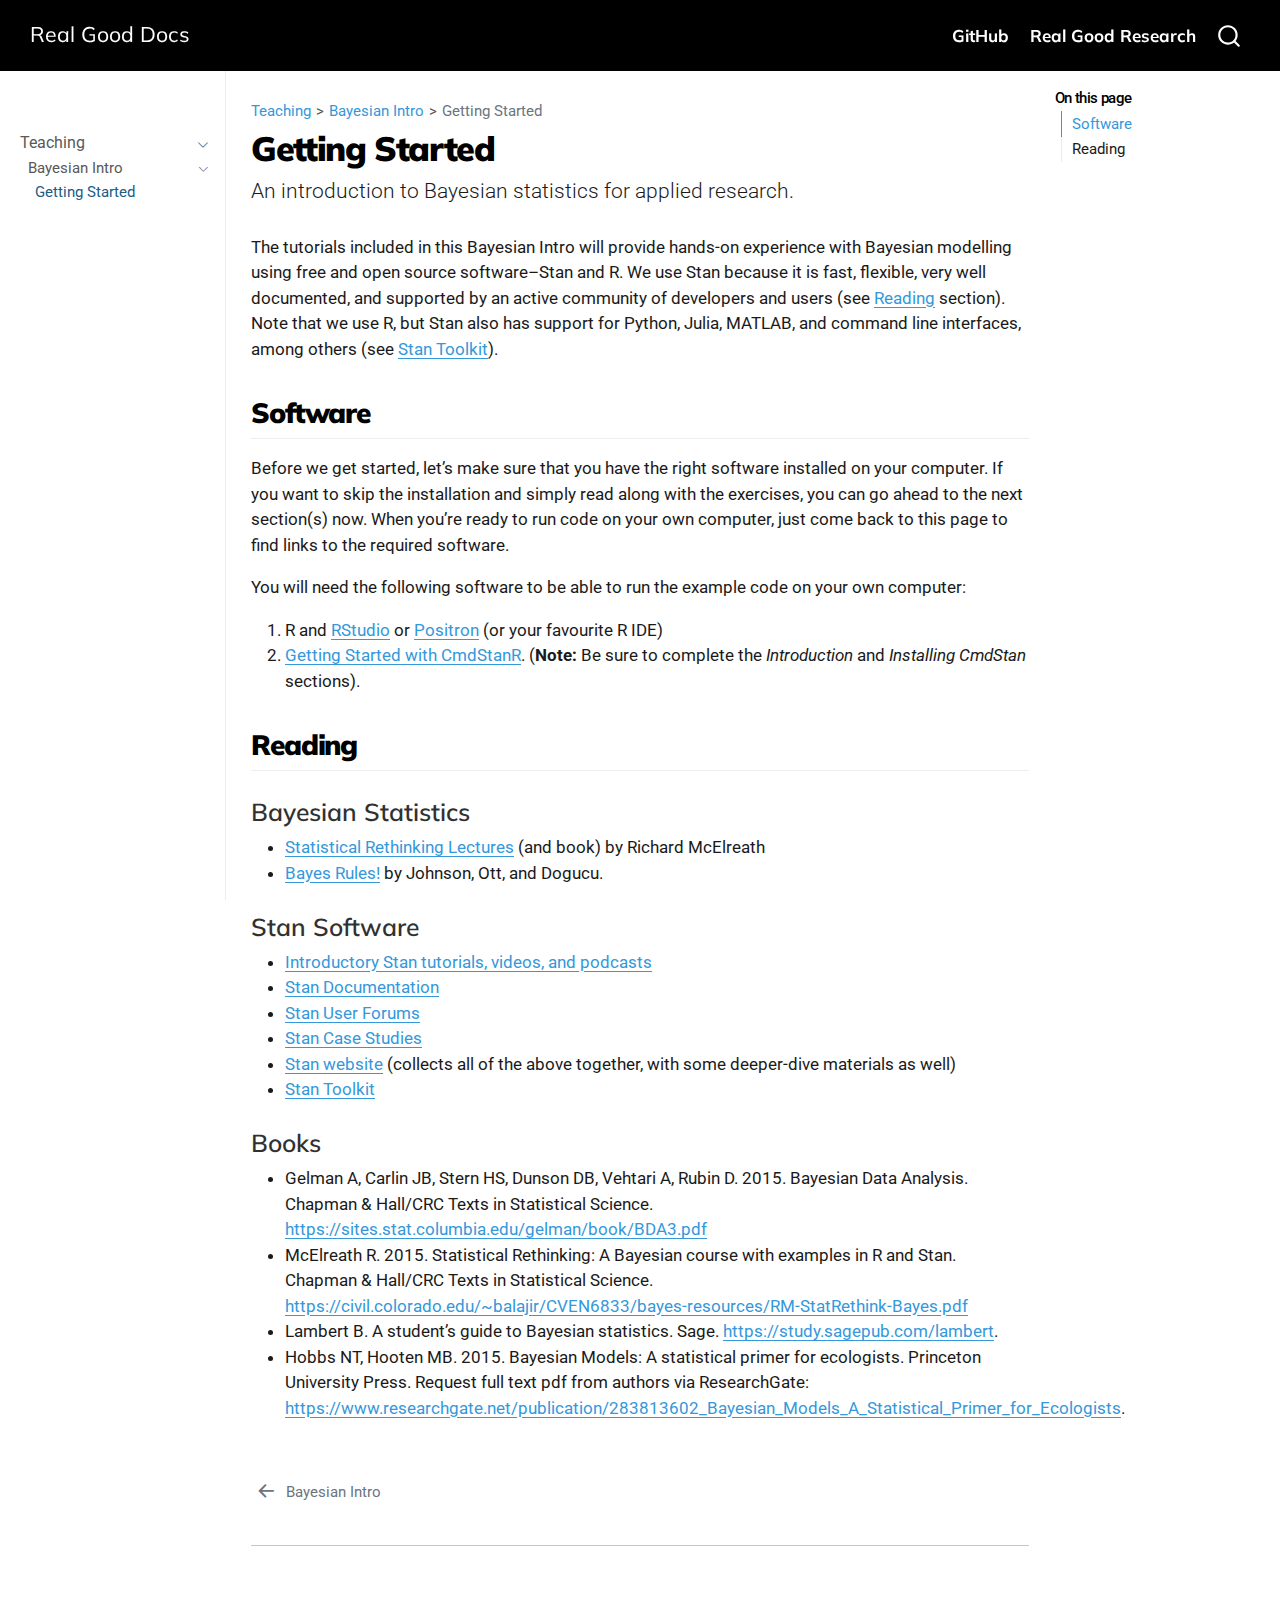
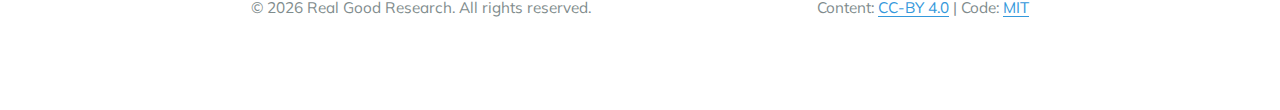
<file: teaching/bayesian_intro/getting_started.html>
<!DOCTYPE html>
<html xmlns="http://www.w3.org/1999/xhtml" lang="en" xml:lang="en"><head>

<meta charset="utf-8">
<meta name="generator" content="quarto-1.8.27">

<meta name="viewport" content="width=device-width, initial-scale=1.0, user-scalable=yes">


<title>Getting Started – Real Good Docs</title>
<style>
code{white-space: pre-wrap;}
span.smallcaps{font-variant: small-caps;}
div.columns{display: flex; gap: min(4vw, 1.5em);}
div.column{flex: auto; overflow-x: auto;}
div.hanging-indent{margin-left: 1.5em; text-indent: -1.5em;}
ul.task-list{list-style: none;}
ul.task-list li input[type="checkbox"] {
  width: 0.8em;
  margin: 0 0.8em 0.2em -1em; /* quarto-specific, see https://github.com/quarto-dev/quarto-cli/issues/4556 */ 
  vertical-align: middle;
}
</style>


<script src="../../site_libs/quarto-nav/quarto-nav.js"></script>
<script src="../../site_libs/quarto-nav/headroom.min.js"></script>
<script src="../../site_libs/clipboard/clipboard.min.js"></script>
<script src="../../site_libs/quarto-search/autocomplete.umd.js"></script>
<script src="../../site_libs/quarto-search/fuse.min.js"></script>
<script src="../../site_libs/quarto-search/quarto-search.js"></script>
<meta name="quarto:offset" content="../../">
<link href="../../teaching/bayesian_intro/index.html" rel="prev">
<script src="../../site_libs/quarto-html/quarto.js" type="module"></script>
<script src="../../site_libs/quarto-html/tabsets/tabsets.js" type="module"></script>
<script src="../../site_libs/quarto-html/axe/axe-check.js" type="module"></script>
<script src="../../site_libs/quarto-html/popper.min.js"></script>
<script src="../../site_libs/quarto-html/tippy.umd.min.js"></script>
<script src="../../site_libs/quarto-html/anchor.min.js"></script>
<link href="../../site_libs/quarto-html/tippy.css" rel="stylesheet">
<link href="../../site_libs/quarto-html/quarto-syntax-highlighting-ed96de9b727972fe78a7b5d16c58bf87.css" rel="stylesheet" id="quarto-text-highlighting-styles">
<script src="../../site_libs/bootstrap/bootstrap.min.js"></script>
<link href="../../site_libs/bootstrap/bootstrap-icons.css" rel="stylesheet">
<link href="../../site_libs/bootstrap/bootstrap-ab7ef52049a7d0b753116d511a7fc67e.min.css" rel="stylesheet" append-hash="true" id="quarto-bootstrap" data-mode="light">
<script id="quarto-search-options" type="application/json">{
  "location": "navbar",
  "copy-button": false,
  "collapse-after": 3,
  "panel-placement": "end",
  "type": "overlay",
  "limit": 50,
  "keyboard-shortcut": [
    "f",
    "/",
    "s"
  ],
  "show-item-context": false,
  "language": {
    "search-no-results-text": "No results",
    "search-matching-documents-text": "matching documents",
    "search-copy-link-title": "Copy link to search",
    "search-hide-matches-text": "Hide additional matches",
    "search-more-match-text": "more match in this document",
    "search-more-matches-text": "more matches in this document",
    "search-clear-button-title": "Clear",
    "search-text-placeholder": "",
    "search-detached-cancel-button-title": "Cancel",
    "search-submit-button-title": "Submit",
    "search-label": "Search"
  }
}</script>


</head>

<body class="nav-sidebar docked nav-fixed quarto-light">

<div id="quarto-search-results"></div>
  <header id="quarto-header" class="headroom fixed-top">
    <nav class="navbar navbar-expand-lg " data-bs-theme="dark">
      <div class="navbar-container container-fluid">
      <div class="navbar-brand-container mx-auto">
    <a class="navbar-brand" href="../../index.html">
    <span class="navbar-title">Real Good Docs</span>
    </a>
  </div>
            <div id="quarto-search" class="" title="Search"></div>
          <button class="navbar-toggler" type="button" data-bs-toggle="collapse" data-bs-target="#navbarCollapse" aria-controls="navbarCollapse" role="menu" aria-expanded="false" aria-label="Toggle navigation" onclick="if (window.quartoToggleHeadroom) { window.quartoToggleHeadroom(); }">
  <span class="navbar-toggler-icon"></span>
</button>
          <div class="collapse navbar-collapse" id="navbarCollapse">
            <ul class="navbar-nav navbar-nav-scroll ms-auto">
  <li class="nav-item">
    <a class="nav-link" href="https://github.com/realgoodresearch" target="_blank"> 
<span class="menu-text">GitHub</span></a>
  </li>  
  <li class="nav-item">
    <a class="nav-link" href="https://realgoodresearch.com" target="_blank"> 
<span class="menu-text">Real Good Research</span></a>
  </li>  
</ul>
          </div> <!-- /navcollapse -->
            <div class="quarto-navbar-tools">
</div>
      </div> <!-- /container-fluid -->
    </nav>
  <nav class="quarto-secondary-nav">
    <div class="container-fluid d-flex">
      <button type="button" class="quarto-btn-toggle btn" data-bs-toggle="collapse" role="button" data-bs-target=".quarto-sidebar-collapse-item" aria-controls="quarto-sidebar" aria-expanded="false" aria-label="Toggle sidebar navigation" onclick="if (window.quartoToggleHeadroom) { window.quartoToggleHeadroom(); }">
        <i class="bi bi-layout-text-sidebar-reverse"></i>
      </button>
        <nav class="quarto-page-breadcrumbs" aria-label="breadcrumb"><ol class="breadcrumb"><li class="breadcrumb-item"><a href="../../teaching/index.html">Teaching</a></li><li class="breadcrumb-item"><a href="../../teaching/bayesian_intro/index.html">Bayesian Intro</a></li><li class="breadcrumb-item"><a href="../../teaching/bayesian_intro/getting_started.html">Getting Started</a></li></ol></nav>
        <a class="flex-grow-1" role="navigation" data-bs-toggle="collapse" data-bs-target=".quarto-sidebar-collapse-item" aria-controls="quarto-sidebar" aria-expanded="false" aria-label="Toggle sidebar navigation" onclick="if (window.quartoToggleHeadroom) { window.quartoToggleHeadroom(); }">      
        </a>
      <button type="button" class="btn quarto-search-button" aria-label="Search" onclick="window.quartoOpenSearch();">
        <i class="bi bi-search"></i>
      </button>
    </div>
  </nav>
</header>
<!-- content -->
<div id="quarto-content" class="quarto-container page-columns page-rows-contents page-layout-article page-navbar">
<!-- sidebar -->
  <nav id="quarto-sidebar" class="sidebar collapse collapse-horizontal quarto-sidebar-collapse-item sidebar-navigation docked overflow-auto">
        <div class="mt-2 flex-shrink-0 align-items-center">
        <div class="sidebar-search">
        <div id="quarto-search" class="" title="Search"></div>
        </div>
        </div>
    <div class="sidebar-menu-container"> 
    <ul class="list-unstyled mt-1">
        <li class="sidebar-item sidebar-item-section">
      <div class="sidebar-item-container"> 
            <a href="../../teaching/index.html" class="sidebar-item-text sidebar-link">
 <span class="menu-text">Teaching</span></a>
          <a class="sidebar-item-toggle text-start" data-bs-toggle="collapse" data-bs-target="#quarto-sidebar-section-1" role="navigation" aria-expanded="true" aria-label="Toggle section">
            <i class="bi bi-chevron-right ms-2"></i>
          </a> 
      </div>
      <ul id="quarto-sidebar-section-1" class="collapse list-unstyled sidebar-section depth1 show">  
          <li class="sidebar-item sidebar-item-section">
      <div class="sidebar-item-container"> 
            <a href="../../teaching/bayesian_intro/index.html" class="sidebar-item-text sidebar-link">
 <span class="menu-text">Bayesian Intro</span></a>
          <a class="sidebar-item-toggle text-start" data-bs-toggle="collapse" data-bs-target="#quarto-sidebar-section-2" role="navigation" aria-expanded="true" aria-label="Toggle section">
            <i class="bi bi-chevron-right ms-2"></i>
          </a> 
      </div>
      <ul id="quarto-sidebar-section-2" class="collapse list-unstyled sidebar-section depth2 show">  
          <li class="sidebar-item">
  <div class="sidebar-item-container"> 
  <a href="../../teaching/bayesian_intro/getting_started.html" class="sidebar-item-text sidebar-link active">
 <span class="menu-text">Getting Started</span></a>
  </div>
</li>
      </ul>
  </li>
      </ul>
  </li>
    </ul>
    </div>
</nav>
<div id="quarto-sidebar-glass" class="quarto-sidebar-collapse-item" data-bs-toggle="collapse" data-bs-target=".quarto-sidebar-collapse-item"></div>
<!-- margin-sidebar -->
    <div id="quarto-margin-sidebar" class="sidebar margin-sidebar">
        <nav id="TOC" role="doc-toc" class="toc-active">
    <h2 id="toc-title">On this page</h2>
   
  <ul>
  <li><a href="#software" id="toc-software" class="nav-link active" data-scroll-target="#software">Software</a></li>
  <li><a href="#sec-reading" id="toc-sec-reading" class="nav-link" data-scroll-target="#sec-reading">Reading</a>
  <ul class="collapse">
  <li><a href="#bayesian-statistics" id="toc-bayesian-statistics" class="nav-link" data-scroll-target="#bayesian-statistics">Bayesian Statistics</a></li>
  <li><a href="#stan-software" id="toc-stan-software" class="nav-link" data-scroll-target="#stan-software">Stan Software</a></li>
  <li><a href="#books" id="toc-books" class="nav-link" data-scroll-target="#books">Books</a></li>
  </ul></li>
  </ul>
</nav>
    </div>
<!-- main -->
<main class="content" id="quarto-document-content">

<header id="title-block-header" class="quarto-title-block default"><nav class="quarto-page-breadcrumbs quarto-title-breadcrumbs d-none d-lg-block" aria-label="breadcrumb"><ol class="breadcrumb"><li class="breadcrumb-item"><a href="../../teaching/index.html">Teaching</a></li><li class="breadcrumb-item"><a href="../../teaching/bayesian_intro/index.html">Bayesian Intro</a></li><li class="breadcrumb-item"><a href="../../teaching/bayesian_intro/getting_started.html">Getting Started</a></li></ol></nav>
<div class="quarto-title">
<h1 class="title">Getting Started</h1>
<p class="subtitle lead">An introduction to Bayesian statistics for applied research.</p>
</div>



<div class="quarto-title-meta">

    
  
    
  </div>
  


</header>


<p>The tutorials included in this Bayesian Intro will provide hands-on experience with Bayesian modelling using free and open source software–Stan and R. We use Stan because it is fast, flexible, very well documented, and supported by an active community of developers and users (see <a href="#sec-reading">Reading</a> section). Note that we use R, but Stan also has support for Python, Julia, MATLAB, and command line interfaces, among others (see <a href="https://mc-stan.org/tools/index.html" target="_blank">Stan Toolkit</a>).</p>
<section id="software" class="level2">
<h2 class="anchored" data-anchor-id="software">Software</h2>
<p>Before we get started, let’s make sure that you have the right software installed on your computer. If you want to skip the installation and simply read along with the exercises, you can go ahead to the next section(s) now. When you’re ready to run code on your own computer, just come back to this page to find links to the required software.</p>
<p>You will need the following software to be able to run the example code on your own computer:</p>
<ol type="1">
<li>R and <a href="https://posit.co/download/rstudio-desktop/" target="_blank">RStudio</a> or <a href="https://positron.posit.co/" target="_blank">Positron</a> (or your favourite R IDE)<br>
</li>
<li><a href="https://mc-stan.org/cmdstanr/articles/cmdstanr.html" target="_blank">Getting Started with CmdStanR</a>. (<strong>Note:</strong> Be sure to complete the <em>Introduction</em> and <em>Installing CmdStan</em> sections).</li>
</ol>
</section>
<section id="sec-reading" class="level2">
<h2 class="anchored" data-anchor-id="sec-reading">Reading</h2>
<section id="bayesian-statistics" class="level3">
<h3 class="anchored" data-anchor-id="bayesian-statistics">Bayesian Statistics</h3>
<ul>
<li><a href="https://github.com/rmcelreath/stat_rethinking_2024" target="_blank">Statistical Rethinking Lectures</a> (and book) by Richard McElreath<br>
</li>
<li><a href="https://www.bayesrulesbook.com/" target="_blank">Bayes Rules!</a> by Johnson, Ott, and Dogucu.</li>
</ul>
</section>
<section id="stan-software" class="level3">
<h3 class="anchored" data-anchor-id="stan-software">Stan Software</h3>
<ul>
<li><a href="https://mc-stan.org/learn-stan/tutorials.html" target="_blank">Introductory Stan tutorials, videos, and podcasts</a><br>
</li>
<li><a href="https://mc-stan.org/docs/" target="_blank">Stan Documentation</a><br>
</li>
<li><a href="https://discourse.mc-stan.org/" target="_blank">Stan User Forums</a><br>
</li>
<li><a href="https://mc-stan.org/learn-stan/case-studies.html#volume-5-2018" target="_blank">Stan Case Studies</a><br>
</li>
<li><a href="https://mc-stan.org/" target="_blank">Stan website</a> (collects all of the above together, with some deeper-dive materials as well)<br>
</li>
<li><a href="https://mc-stan.org/tools/index.html" target="_blank">Stan Toolkit</a></li>
</ul>
</section>
<section id="books" class="level3">
<h3 class="anchored" data-anchor-id="books">Books</h3>
<ul>
<li>Gelman A, Carlin JB, Stern HS, Dunson DB, Vehtari A, Rubin D. 2015. Bayesian Data Analysis. Chapman &amp; Hall/CRC Texts in Statistical Science. <a href="https://sites.stat.columbia.edu/gelman/book/BDA3.pdf" target="_blank">https://sites.stat.columbia.edu/gelman/book/BDA3.pdf</a><br>
</li>
<li>McElreath R. 2015. Statistical Rethinking: A Bayesian course with examples in R and Stan. Chapman &amp; Hall/CRC Texts in Statistical Science. <a href="https://civil.colorado.edu/~balajir/CVEN6833/bayes-resources/RM-StatRethink-Bayes.pdf" target="_blank">https://civil.colorado.edu/~balajir/CVEN6833/bayes-resources/RM-StatRethink-Bayes.pdf</a><br>
</li>
<li>Lambert B. A student’s guide to Bayesian statistics. Sage. <a href="https://study.sagepub.com/lambert" target="_blank">https://study.sagepub.com/lambert</a>.<br>
</li>
<li>Hobbs NT, Hooten MB. 2015. Bayesian Models: A statistical primer for ecologists. Princeton University Press. Request full text pdf from authors via ResearchGate: <a href="https://www.researchgate.net/publication/283813602_Bayesian_Models_A_Statistical_Primer_for_Ecologists" target="_blank">https://www.researchgate.net/publication/283813602_Bayesian_Models_A_Statistical_Primer_for_Ecologists</a>.</li>
</ul>


</section>
</section>

</main> <!-- /main -->
<hr>
<div style="display: flex; justify-content: space-between; align-items: center; font-family: 'Mulish', sans-serif; font-size: 0.9rem; color: #7f8c8d; padding: 20px 0;">
    <div>
        © 2026 Real Good Research. All rights reserved.
    </div>
    <div>
        Content: <a href="https://creativecommons.org/licenses/by/4.0/" target="_blank">CC-BY 4.0</a>
        |
        Code: <a href="https://opensource.org/licenses/MIT" target="_blank">MIT</a>
    </div>
</div>
<script id="quarto-html-after-body" type="application/javascript">
  window.document.addEventListener("DOMContentLoaded", function (event) {
    const icon = "";
    const anchorJS = new window.AnchorJS();
    anchorJS.options = {
      placement: 'right',
      icon: icon
    };
    anchorJS.add('.anchored');
    const isCodeAnnotation = (el) => {
      for (const clz of el.classList) {
        if (clz.startsWith('code-annotation-')) {                     
          return true;
        }
      }
      return false;
    }
    const onCopySuccess = function(e) {
      // button target
      const button = e.trigger;
      // don't keep focus
      button.blur();
      // flash "checked"
      button.classList.add('code-copy-button-checked');
      var currentTitle = button.getAttribute("title");
      button.setAttribute("title", "Copied!");
      let tooltip;
      if (window.bootstrap) {
        button.setAttribute("data-bs-toggle", "tooltip");
        button.setAttribute("data-bs-placement", "left");
        button.setAttribute("data-bs-title", "Copied!");
        tooltip = new bootstrap.Tooltip(button, 
          { trigger: "manual", 
            customClass: "code-copy-button-tooltip",
            offset: [0, -8]});
        tooltip.show();    
      }
      setTimeout(function() {
        if (tooltip) {
          tooltip.hide();
          button.removeAttribute("data-bs-title");
          button.removeAttribute("data-bs-toggle");
          button.removeAttribute("data-bs-placement");
        }
        button.setAttribute("title", currentTitle);
        button.classList.remove('code-copy-button-checked');
      }, 1000);
      // clear code selection
      e.clearSelection();
    }
    const getTextToCopy = function(trigger) {
      const outerScaffold = trigger.parentElement.cloneNode(true);
      const codeEl = outerScaffold.querySelector('code');
      for (const childEl of codeEl.children) {
        if (isCodeAnnotation(childEl)) {
          childEl.remove();
        }
      }
      return codeEl.innerText;
    }
    const clipboard = new window.ClipboardJS('.code-copy-button:not([data-in-quarto-modal])', {
      text: getTextToCopy
    });
    clipboard.on('success', onCopySuccess);
    if (window.document.getElementById('quarto-embedded-source-code-modal')) {
      const clipboardModal = new window.ClipboardJS('.code-copy-button[data-in-quarto-modal]', {
        text: getTextToCopy,
        container: window.document.getElementById('quarto-embedded-source-code-modal')
      });
      clipboardModal.on('success', onCopySuccess);
    }
      var localhostRegex = new RegExp(/^(?:http|https):\/\/localhost\:?[0-9]*\//);
      var mailtoRegex = new RegExp(/^mailto:/);
        var filterRegex = new RegExp("https:\/\/docs\.realgoodresearch\.com");
      var isInternal = (href) => {
          return filterRegex.test(href) || localhostRegex.test(href) || mailtoRegex.test(href);
      }
      // Inspect non-navigation links and adorn them if external
     var links = window.document.querySelectorAll('a[href]:not(.nav-link):not(.navbar-brand):not(.toc-action):not(.sidebar-link):not(.sidebar-item-toggle):not(.pagination-link):not(.no-external):not([aria-hidden]):not(.dropdown-item):not(.quarto-navigation-tool):not(.about-link)');
      for (var i=0; i<links.length; i++) {
        const link = links[i];
        if (!isInternal(link.href)) {
          // undo the damage that might have been done by quarto-nav.js in the case of
          // links that we want to consider external
          if (link.dataset.originalHref !== undefined) {
            link.href = link.dataset.originalHref;
          }
        }
      }
    function tippyHover(el, contentFn, onTriggerFn, onUntriggerFn) {
      const config = {
        allowHTML: true,
        maxWidth: 500,
        delay: 100,
        arrow: false,
        appendTo: function(el) {
            return el.parentElement;
        },
        interactive: true,
        interactiveBorder: 10,
        theme: 'quarto',
        placement: 'bottom-start',
      };
      if (contentFn) {
        config.content = contentFn;
      }
      if (onTriggerFn) {
        config.onTrigger = onTriggerFn;
      }
      if (onUntriggerFn) {
        config.onUntrigger = onUntriggerFn;
      }
      window.tippy(el, config); 
    }
    const noterefs = window.document.querySelectorAll('a[role="doc-noteref"]');
    for (var i=0; i<noterefs.length; i++) {
      const ref = noterefs[i];
      tippyHover(ref, function() {
        // use id or data attribute instead here
        let href = ref.getAttribute('data-footnote-href') || ref.getAttribute('href');
        try { href = new URL(href).hash; } catch {}
        const id = href.replace(/^#\/?/, "");
        const note = window.document.getElementById(id);
        if (note) {
          return note.innerHTML;
        } else {
          return "";
        }
      });
    }
    const xrefs = window.document.querySelectorAll('a.quarto-xref');
    const processXRef = (id, note) => {
      // Strip column container classes
      const stripColumnClz = (el) => {
        el.classList.remove("page-full", "page-columns");
        if (el.children) {
          for (const child of el.children) {
            stripColumnClz(child);
          }
        }
      }
      stripColumnClz(note)
      if (id === null || id.startsWith('sec-')) {
        // Special case sections, only their first couple elements
        const container = document.createElement("div");
        if (note.children && note.children.length > 2) {
          container.appendChild(note.children[0].cloneNode(true));
          for (let i = 1; i < note.children.length; i++) {
            const child = note.children[i];
            if (child.tagName === "P" && child.innerText === "") {
              continue;
            } else {
              container.appendChild(child.cloneNode(true));
              break;
            }
          }
          if (window.Quarto?.typesetMath) {
            window.Quarto.typesetMath(container);
          }
          return container.innerHTML
        } else {
          if (window.Quarto?.typesetMath) {
            window.Quarto.typesetMath(note);
          }
          return note.innerHTML;
        }
      } else {
        // Remove any anchor links if they are present
        const anchorLink = note.querySelector('a.anchorjs-link');
        if (anchorLink) {
          anchorLink.remove();
        }
        if (window.Quarto?.typesetMath) {
          window.Quarto.typesetMath(note);
        }
        if (note.classList.contains("callout")) {
          return note.outerHTML;
        } else {
          return note.innerHTML;
        }
      }
    }
    for (var i=0; i<xrefs.length; i++) {
      const xref = xrefs[i];
      tippyHover(xref, undefined, function(instance) {
        instance.disable();
        let url = xref.getAttribute('href');
        let hash = undefined; 
        if (url.startsWith('#')) {
          hash = url;
        } else {
          try { hash = new URL(url).hash; } catch {}
        }
        if (hash) {
          const id = hash.replace(/^#\/?/, "");
          const note = window.document.getElementById(id);
          if (note !== null) {
            try {
              const html = processXRef(id, note.cloneNode(true));
              instance.setContent(html);
            } finally {
              instance.enable();
              instance.show();
            }
          } else {
            // See if we can fetch this
            fetch(url.split('#')[0])
            .then(res => res.text())
            .then(html => {
              const parser = new DOMParser();
              const htmlDoc = parser.parseFromString(html, "text/html");
              const note = htmlDoc.getElementById(id);
              if (note !== null) {
                const html = processXRef(id, note);
                instance.setContent(html);
              } 
            }).finally(() => {
              instance.enable();
              instance.show();
            });
          }
        } else {
          // See if we can fetch a full url (with no hash to target)
          // This is a special case and we should probably do some content thinning / targeting
          fetch(url)
          .then(res => res.text())
          .then(html => {
            const parser = new DOMParser();
            const htmlDoc = parser.parseFromString(html, "text/html");
            const note = htmlDoc.querySelector('main.content');
            if (note !== null) {
              // This should only happen for chapter cross references
              // (since there is no id in the URL)
              // remove the first header
              if (note.children.length > 0 && note.children[0].tagName === "HEADER") {
                note.children[0].remove();
              }
              const html = processXRef(null, note);
              instance.setContent(html);
            } 
          }).finally(() => {
            instance.enable();
            instance.show();
          });
        }
      }, function(instance) {
      });
    }
        let selectedAnnoteEl;
        const selectorForAnnotation = ( cell, annotation) => {
          let cellAttr = 'data-code-cell="' + cell + '"';
          let lineAttr = 'data-code-annotation="' +  annotation + '"';
          const selector = 'span[' + cellAttr + '][' + lineAttr + ']';
          return selector;
        }
        const selectCodeLines = (annoteEl) => {
          const doc = window.document;
          const targetCell = annoteEl.getAttribute("data-target-cell");
          const targetAnnotation = annoteEl.getAttribute("data-target-annotation");
          const annoteSpan = window.document.querySelector(selectorForAnnotation(targetCell, targetAnnotation));
          const lines = annoteSpan.getAttribute("data-code-lines").split(",");
          const lineIds = lines.map((line) => {
            return targetCell + "-" + line;
          })
          let top = null;
          let height = null;
          let parent = null;
          if (lineIds.length > 0) {
              //compute the position of the single el (top and bottom and make a div)
              const el = window.document.getElementById(lineIds[0]);
              top = el.offsetTop;
              height = el.offsetHeight;
              parent = el.parentElement.parentElement;
            if (lineIds.length > 1) {
              const lastEl = window.document.getElementById(lineIds[lineIds.length - 1]);
              const bottom = lastEl.offsetTop + lastEl.offsetHeight;
              height = bottom - top;
            }
            if (top !== null && height !== null && parent !== null) {
              // cook up a div (if necessary) and position it 
              let div = window.document.getElementById("code-annotation-line-highlight");
              if (div === null) {
                div = window.document.createElement("div");
                div.setAttribute("id", "code-annotation-line-highlight");
                div.style.position = 'absolute';
                parent.appendChild(div);
              }
              div.style.top = top - 2 + "px";
              div.style.height = height + 4 + "px";
              div.style.left = 0;
              let gutterDiv = window.document.getElementById("code-annotation-line-highlight-gutter");
              if (gutterDiv === null) {
                gutterDiv = window.document.createElement("div");
                gutterDiv.setAttribute("id", "code-annotation-line-highlight-gutter");
                gutterDiv.style.position = 'absolute';
                const codeCell = window.document.getElementById(targetCell);
                const gutter = codeCell.querySelector('.code-annotation-gutter');
                gutter.appendChild(gutterDiv);
              }
              gutterDiv.style.top = top - 2 + "px";
              gutterDiv.style.height = height + 4 + "px";
            }
            selectedAnnoteEl = annoteEl;
          }
        };
        const unselectCodeLines = () => {
          const elementsIds = ["code-annotation-line-highlight", "code-annotation-line-highlight-gutter"];
          elementsIds.forEach((elId) => {
            const div = window.document.getElementById(elId);
            if (div) {
              div.remove();
            }
          });
          selectedAnnoteEl = undefined;
        };
          // Handle positioning of the toggle
      window.addEventListener(
        "resize",
        throttle(() => {
          elRect = undefined;
          if (selectedAnnoteEl) {
            selectCodeLines(selectedAnnoteEl);
          }
        }, 10)
      );
      function throttle(fn, ms) {
      let throttle = false;
      let timer;
        return (...args) => {
          if(!throttle) { // first call gets through
              fn.apply(this, args);
              throttle = true;
          } else { // all the others get throttled
              if(timer) clearTimeout(timer); // cancel #2
              timer = setTimeout(() => {
                fn.apply(this, args);
                timer = throttle = false;
              }, ms);
          }
        };
      }
        // Attach click handler to the DT
        const annoteDls = window.document.querySelectorAll('dt[data-target-cell]');
        for (const annoteDlNode of annoteDls) {
          annoteDlNode.addEventListener('click', (event) => {
            const clickedEl = event.target;
            if (clickedEl !== selectedAnnoteEl) {
              unselectCodeLines();
              const activeEl = window.document.querySelector('dt[data-target-cell].code-annotation-active');
              if (activeEl) {
                activeEl.classList.remove('code-annotation-active');
              }
              selectCodeLines(clickedEl);
              clickedEl.classList.add('code-annotation-active');
            } else {
              // Unselect the line
              unselectCodeLines();
              clickedEl.classList.remove('code-annotation-active');
            }
          });
        }
    const findCites = (el) => {
      const parentEl = el.parentElement;
      if (parentEl) {
        const cites = parentEl.dataset.cites;
        if (cites) {
          return {
            el,
            cites: cites.split(' ')
          };
        } else {
          return findCites(el.parentElement)
        }
      } else {
        return undefined;
      }
    };
    var bibliorefs = window.document.querySelectorAll('a[role="doc-biblioref"]');
    for (var i=0; i<bibliorefs.length; i++) {
      const ref = bibliorefs[i];
      const citeInfo = findCites(ref);
      if (citeInfo) {
        tippyHover(citeInfo.el, function() {
          var popup = window.document.createElement('div');
          citeInfo.cites.forEach(function(cite) {
            var citeDiv = window.document.createElement('div');
            citeDiv.classList.add('hanging-indent');
            citeDiv.classList.add('csl-entry');
            var biblioDiv = window.document.getElementById('ref-' + cite);
            if (biblioDiv) {
              citeDiv.innerHTML = biblioDiv.innerHTML;
            }
            popup.appendChild(citeDiv);
          });
          return popup.innerHTML;
        });
      }
    }
  });
  </script>
<nav class="page-navigation">
  <div class="nav-page nav-page-previous">
      <a href="../../teaching/bayesian_intro/index.html" class="pagination-link" aria-label="Bayesian Intro">
        <i class="bi bi-arrow-left-short"></i> <span class="nav-page-text">Bayesian Intro</span>
      </a>          
  </div>
  <div class="nav-page nav-page-next">
  </div>
</nav>
</div> <!-- /content -->




</body></html>
</file>
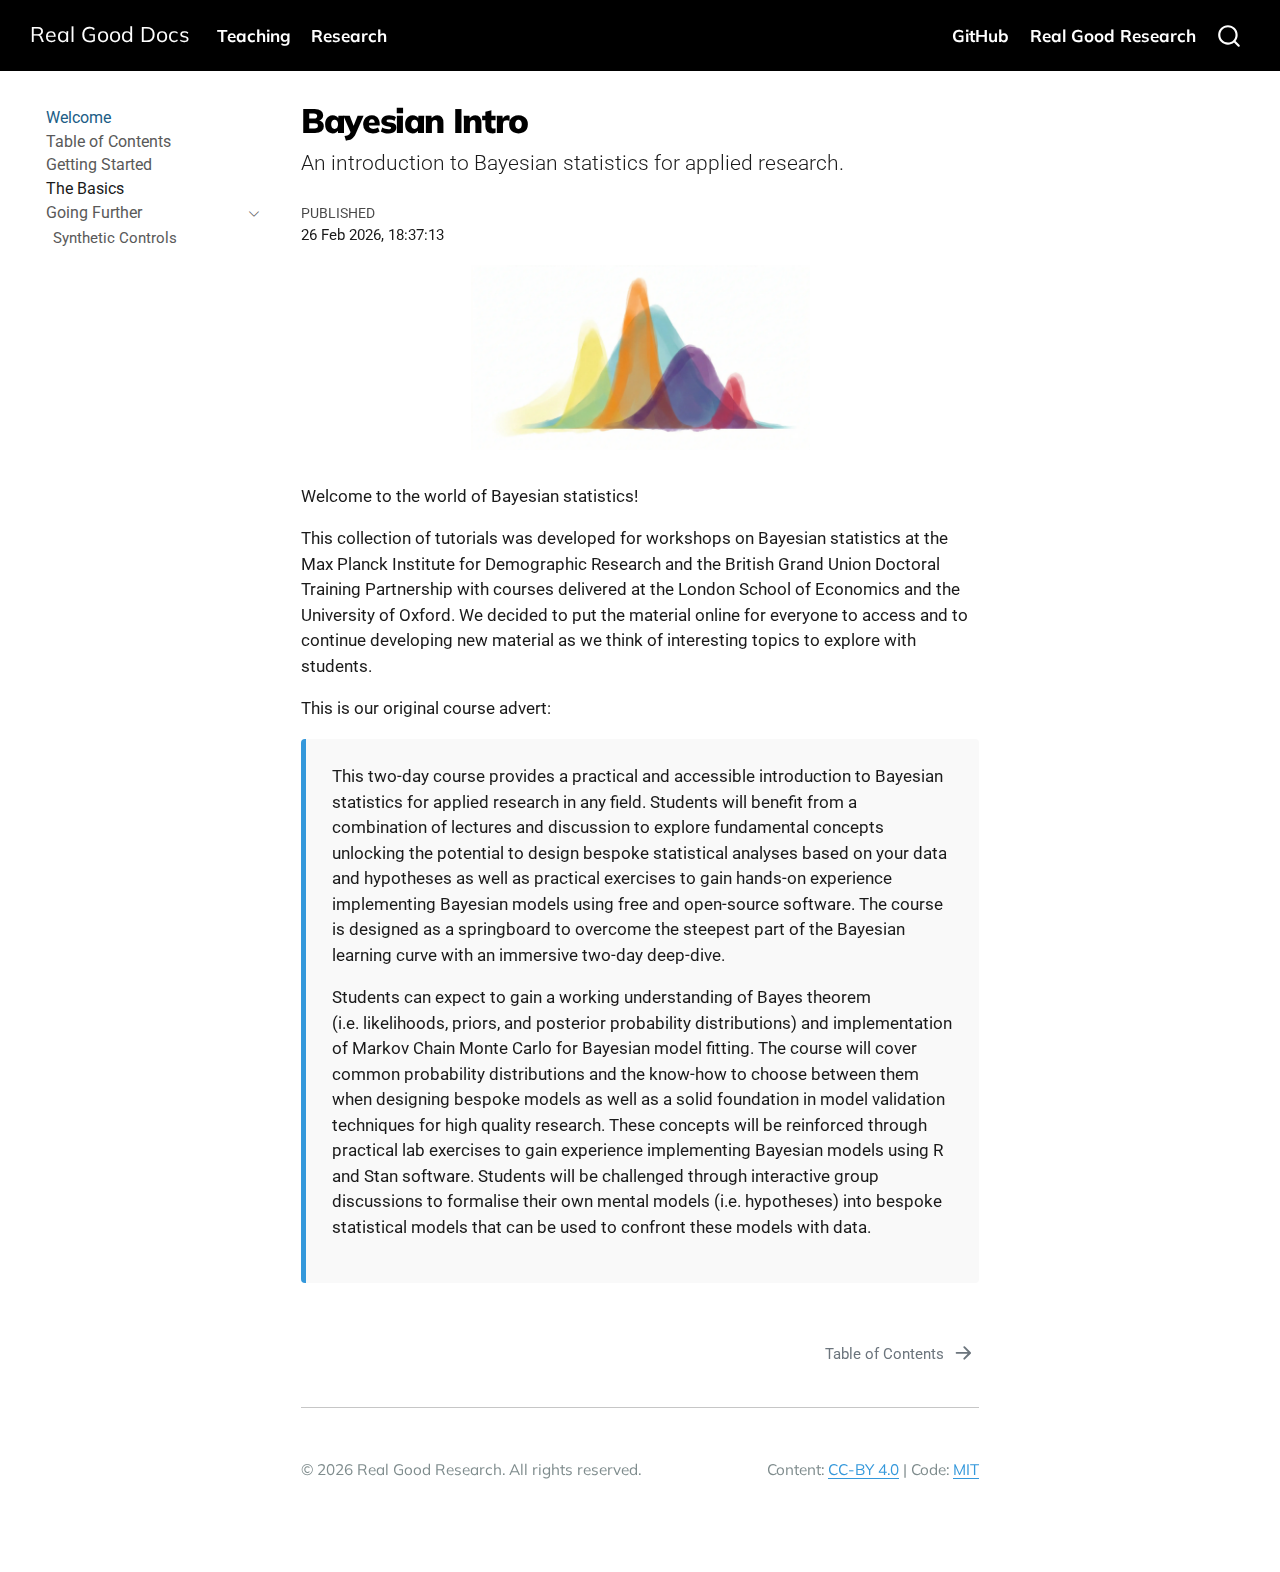
<file: teaching/bayesian_intro/overview.html>
<!DOCTYPE html>
<html xmlns="http://www.w3.org/1999/xhtml" lang="en" xml:lang="en"><head>

<meta charset="utf-8">
<meta name="generator" content="quarto-1.8.27">

<meta name="viewport" content="width=device-width, initial-scale=1.0, user-scalable=yes">


<title>Bayesian Intro – Real Good Docs</title>
<style>
code{white-space: pre-wrap;}
span.smallcaps{font-variant: small-caps;}
div.columns{display: flex; gap: min(4vw, 1.5em);}
div.column{flex: auto; overflow-x: auto;}
div.hanging-indent{margin-left: 1.5em; text-indent: -1.5em;}
ul.task-list{list-style: none;}
ul.task-list li input[type="checkbox"] {
  width: 0.8em;
  margin: 0 0.8em 0.2em -1em; /* quarto-specific, see https://github.com/quarto-dev/quarto-cli/issues/4556 */ 
  vertical-align: middle;
}
</style>


<script src="../../site_libs/quarto-nav/quarto-nav.js"></script>
<script src="../../site_libs/quarto-nav/headroom.min.js"></script>
<script src="../../site_libs/clipboard/clipboard.min.js"></script>
<script src="../../site_libs/quarto-search/autocomplete.umd.js"></script>
<script src="../../site_libs/quarto-search/fuse.min.js"></script>
<script src="../../site_libs/quarto-search/quarto-search.js"></script>
<meta name="quarto:offset" content="../../">
<link href="../../teaching/bayesian_intro/toc.html" rel="next">
<script src="../../site_libs/quarto-html/quarto.js" type="module"></script>
<script src="../../site_libs/quarto-html/tabsets/tabsets.js" type="module"></script>
<script src="../../site_libs/quarto-html/axe/axe-check.js" type="module"></script>
<script src="../../site_libs/quarto-html/popper.min.js"></script>
<script src="../../site_libs/quarto-html/tippy.umd.min.js"></script>
<script src="../../site_libs/quarto-html/anchor.min.js"></script>
<link href="../../site_libs/quarto-html/tippy.css" rel="stylesheet">
<link href="../../site_libs/quarto-html/quarto-syntax-highlighting-ed96de9b727972fe78a7b5d16c58bf87.css" rel="stylesheet" id="quarto-text-highlighting-styles">
<script src="../../site_libs/bootstrap/bootstrap.min.js"></script>
<link href="../../site_libs/bootstrap/bootstrap-icons.css" rel="stylesheet">
<link href="../../site_libs/bootstrap/bootstrap-c639eb86de235f5379f913582ca3e67e.min.css" rel="stylesheet" append-hash="true" id="quarto-bootstrap" data-mode="light">
<script id="quarto-search-options" type="application/json">{
  "location": "navbar",
  "copy-button": false,
  "collapse-after": 3,
  "panel-placement": "end",
  "type": "overlay",
  "limit": 50,
  "keyboard-shortcut": [
    "f",
    "/",
    "s"
  ],
  "show-item-context": false,
  "language": {
    "search-no-results-text": "No results",
    "search-matching-documents-text": "matching documents",
    "search-copy-link-title": "Copy link to search",
    "search-hide-matches-text": "Hide additional matches",
    "search-more-match-text": "more match in this document",
    "search-more-matches-text": "more matches in this document",
    "search-clear-button-title": "Clear",
    "search-text-placeholder": "",
    "search-detached-cancel-button-title": "Cancel",
    "search-submit-button-title": "Submit",
    "search-label": "Search"
  }
}</script>


</head>

<body class="nav-sidebar floating nav-fixed quarto-light">

<div id="quarto-search-results"></div>
  <header id="quarto-header" class="headroom fixed-top">
    <nav class="navbar navbar-expand-lg " data-bs-theme="dark">
      <div class="navbar-container container-fluid">
      <div class="navbar-brand-container mx-auto">
    <a class="navbar-brand" href="../../index.html">
    <span class="navbar-title">Real Good Docs</span>
    </a>
  </div>
            <div id="quarto-search" class="" title="Search"></div>
          <button class="navbar-toggler" type="button" data-bs-toggle="collapse" data-bs-target="#navbarCollapse" aria-controls="navbarCollapse" role="menu" aria-expanded="false" aria-label="Toggle navigation" onclick="if (window.quartoToggleHeadroom) { window.quartoToggleHeadroom(); }">
  <span class="navbar-toggler-icon"></span>
</button>
          <div class="collapse navbar-collapse" id="navbarCollapse">
            <ul class="navbar-nav navbar-nav-scroll me-auto">
  <li class="nav-item">
    <a class="nav-link" href="../../teaching/index.html"> 
<span class="menu-text">Teaching</span></a>
  </li>  
  <li class="nav-item">
    <a class="nav-link" href="../../research/index.html"> 
<span class="menu-text">Research</span></a>
  </li>  
</ul>
            <ul class="navbar-nav navbar-nav-scroll ms-auto">
  <li class="nav-item">
    <a class="nav-link" href="https://github.com/realgoodresearch" target="_blank"> 
<span class="menu-text">GitHub</span></a>
  </li>  
  <li class="nav-item">
    <a class="nav-link" href="https://realgoodresearch.com" target="_blank"> 
<span class="menu-text">Real Good Research</span></a>
  </li>  
</ul>
          </div> <!-- /navcollapse -->
            <div class="quarto-navbar-tools">
</div>
      </div> <!-- /container-fluid -->
    </nav>
  <nav class="quarto-secondary-nav">
    <div class="container-fluid d-flex">
      <button type="button" class="quarto-btn-toggle btn" data-bs-toggle="collapse" role="button" data-bs-target=".quarto-sidebar-collapse-item" aria-controls="quarto-sidebar" aria-expanded="false" aria-label="Toggle sidebar navigation" onclick="if (window.quartoToggleHeadroom) { window.quartoToggleHeadroom(); }">
        <i class="bi bi-layout-text-sidebar-reverse"></i>
      </button>
        <nav class="quarto-page-breadcrumbs" aria-label="breadcrumb"><ol class="breadcrumb"><li class="breadcrumb-item"><a href="../../teaching/bayesian_intro/overview.html">Welcome</a></li></ol></nav>
        <a class="flex-grow-1" role="navigation" data-bs-toggle="collapse" data-bs-target=".quarto-sidebar-collapse-item" aria-controls="quarto-sidebar" aria-expanded="false" aria-label="Toggle sidebar navigation" onclick="if (window.quartoToggleHeadroom) { window.quartoToggleHeadroom(); }">      
        </a>
    </div>
  </nav>
</header>
<!-- content -->
<div id="quarto-content" class="quarto-container page-columns page-rows-contents page-layout-article page-navbar">
<!-- sidebar -->
  <nav id="quarto-sidebar" class="sidebar collapse collapse-horizontal quarto-sidebar-collapse-item sidebar-navigation floating overflow-auto">
    <div class="sidebar-menu-container"> 
    <ul class="list-unstyled mt-1">
        <li class="sidebar-item">
  <div class="sidebar-item-container"> 
  <a href="../../teaching/bayesian_intro/overview.html" class="sidebar-item-text sidebar-link active">
 <span class="menu-text">Welcome</span></a>
  </div>
</li>
        <li class="sidebar-item">
  <div class="sidebar-item-container"> 
  <a href="../../teaching/bayesian_intro/toc.html" class="sidebar-item-text sidebar-link">
 <span class="menu-text">Table of Contents</span></a>
  </div>
</li>
        <li class="sidebar-item">
  <div class="sidebar-item-container"> 
  <a href="../../teaching/bayesian_intro/getting_started.html" class="sidebar-item-text sidebar-link">
 <span class="menu-text">Getting Started</span></a>
  </div>
</li>
        <li class="sidebar-item sidebar-item-section">
      <span class="sidebar-item-text sidebar-link text-start">
 <span class="menu-text">The Basics</span></span>
  </li>
        <li class="sidebar-item sidebar-item-section">
      <div class="sidebar-item-container"> 
            <a class="sidebar-item-text sidebar-link text-start" data-bs-toggle="collapse" data-bs-target="#quarto-sidebar-section-2" role="navigation" aria-expanded="true">
 <span class="menu-text">Going Further</span></a>
          <a class="sidebar-item-toggle text-start" data-bs-toggle="collapse" data-bs-target="#quarto-sidebar-section-2" role="navigation" aria-expanded="true" aria-label="Toggle section">
            <i class="bi bi-chevron-right ms-2"></i>
          </a> 
      </div>
      <ul id="quarto-sidebar-section-2" class="collapse list-unstyled sidebar-section depth1 show">  
          <li class="sidebar-item">
  <div class="sidebar-item-container"> 
  <a href="../../teaching/bayesian_intro/synthetic_controls.html" class="sidebar-item-text sidebar-link">
 <span class="menu-text">Synthetic Controls</span></a>
  </div>
</li>
      </ul>
  </li>
    </ul>
    </div>
</nav>
<div id="quarto-sidebar-glass" class="quarto-sidebar-collapse-item" data-bs-toggle="collapse" data-bs-target=".quarto-sidebar-collapse-item"></div>
<!-- margin-sidebar -->
    <div id="quarto-margin-sidebar" class="sidebar margin-sidebar zindex-bottom">
        
    </div>
<!-- main -->
<main class="content" id="quarto-document-content">

<header id="title-block-header" class="quarto-title-block default">
<div class="quarto-title">
<h1 class="title">Bayesian Intro</h1>
<p class="subtitle lead">An introduction to Bayesian statistics for applied research.</p>
</div>



<div class="quarto-title-meta">

    
    <div>
    <div class="quarto-title-meta-heading">Published</div>
    <div class="quarto-title-meta-contents">
      <p class="date">26 Feb 2026, 18:37:13</p>
    </div>
  </div>
  
    
  </div>
  


</header>


<div class="quarto-figure quarto-figure-center">
<figure class="figure">
<p><img src="resources/bayesian-intro-hero.webp" class="img-fluid quarto-figure quarto-figure-center figure-img" style="width:50.0%"></p>
</figure>
</div>
<p>Welcome to the world of Bayesian statistics!</p>
<p>This collection of tutorials was developed for workshops on Bayesian statistics at the Max Planck Institute for Demographic Research and the British Grand Union Doctoral Training Partnership with courses delivered at the London School of Economics and the University of Oxford. We decided to put the material online for everyone to access and to continue developing new material as we think of interesting topics to explore with students.</p>
<p>This is our original course advert:</p>
<div class="shaded-box">
<p>This two-day course provides a practical and accessible introduction to Bayesian statistics for applied research in any field. Students will benefit from a combination of lectures and discussion to explore fundamental concepts unlocking the potential to design bespoke statistical analyses based on your data and hypotheses as well as practical exercises to gain hands-on experience implementing Bayesian models using free and open-source software. The course is designed as a springboard to overcome the steepest part of the Bayesian learning curve with an immersive two-day deep-dive.</p>
<p>Students can expect to gain a working understanding of Bayes theorem (i.e.&nbsp;likelihoods, priors, and posterior probability distributions) and implementation of Markov Chain Monte Carlo for Bayesian model fitting. The course will cover common probability distributions and the know-how to choose between them when designing bespoke models as well as a solid foundation in model validation techniques for high quality research. These concepts will be reinforced through practical lab exercises to gain experience implementing Bayesian models using R and Stan software. Students will be challenged through interactive group discussions to formalise their own mental models (i.e.&nbsp;hypotheses) into bespoke statistical models that can be used to confront these models with data.</p>
</div>



</main> <!-- /main -->
<hr>
<div style="display: flex; justify-content: space-between; align-items: center; font-family: 'Mulish', sans-serif; font-size: 0.9rem; color: #7f8c8d; padding: 20px 0;">
    <div>
        © 2026 Real Good Research. All rights reserved.
    </div>
    <div>
        Content: <a href="https://creativecommons.org/licenses/by/4.0/" target="_blank">CC-BY 4.0</a>
        |
        Code: <a href="https://opensource.org/licenses/MIT" target="_blank">MIT</a>
    </div>
</div>
<script id="quarto-html-after-body" type="application/javascript">
  window.document.addEventListener("DOMContentLoaded", function (event) {
    const icon = "";
    const anchorJS = new window.AnchorJS();
    anchorJS.options = {
      placement: 'right',
      icon: icon
    };
    anchorJS.add('.anchored');
    const isCodeAnnotation = (el) => {
      for (const clz of el.classList) {
        if (clz.startsWith('code-annotation-')) {                     
          return true;
        }
      }
      return false;
    }
    const onCopySuccess = function(e) {
      // button target
      const button = e.trigger;
      // don't keep focus
      button.blur();
      // flash "checked"
      button.classList.add('code-copy-button-checked');
      var currentTitle = button.getAttribute("title");
      button.setAttribute("title", "Copied!");
      let tooltip;
      if (window.bootstrap) {
        button.setAttribute("data-bs-toggle", "tooltip");
        button.setAttribute("data-bs-placement", "left");
        button.setAttribute("data-bs-title", "Copied!");
        tooltip = new bootstrap.Tooltip(button, 
          { trigger: "manual", 
            customClass: "code-copy-button-tooltip",
            offset: [0, -8]});
        tooltip.show();    
      }
      setTimeout(function() {
        if (tooltip) {
          tooltip.hide();
          button.removeAttribute("data-bs-title");
          button.removeAttribute("data-bs-toggle");
          button.removeAttribute("data-bs-placement");
        }
        button.setAttribute("title", currentTitle);
        button.classList.remove('code-copy-button-checked');
      }, 1000);
      // clear code selection
      e.clearSelection();
    }
    const getTextToCopy = function(trigger) {
      const outerScaffold = trigger.parentElement.cloneNode(true);
      const codeEl = outerScaffold.querySelector('code');
      for (const childEl of codeEl.children) {
        if (isCodeAnnotation(childEl)) {
          childEl.remove();
        }
      }
      return codeEl.innerText;
    }
    const clipboard = new window.ClipboardJS('.code-copy-button:not([data-in-quarto-modal])', {
      text: getTextToCopy
    });
    clipboard.on('success', onCopySuccess);
    if (window.document.getElementById('quarto-embedded-source-code-modal')) {
      const clipboardModal = new window.ClipboardJS('.code-copy-button[data-in-quarto-modal]', {
        text: getTextToCopy,
        container: window.document.getElementById('quarto-embedded-source-code-modal')
      });
      clipboardModal.on('success', onCopySuccess);
    }
      var localhostRegex = new RegExp(/^(?:http|https):\/\/localhost\:?[0-9]*\//);
      var mailtoRegex = new RegExp(/^mailto:/);
        var filterRegex = new RegExp("https:\/\/docs\.realgoodresearch\.com");
      var isInternal = (href) => {
          return filterRegex.test(href) || localhostRegex.test(href) || mailtoRegex.test(href);
      }
      // Inspect non-navigation links and adorn them if external
     var links = window.document.querySelectorAll('a[href]:not(.nav-link):not(.navbar-brand):not(.toc-action):not(.sidebar-link):not(.sidebar-item-toggle):not(.pagination-link):not(.no-external):not([aria-hidden]):not(.dropdown-item):not(.quarto-navigation-tool):not(.about-link)');
      for (var i=0; i<links.length; i++) {
        const link = links[i];
        if (!isInternal(link.href)) {
          // undo the damage that might have been done by quarto-nav.js in the case of
          // links that we want to consider external
          if (link.dataset.originalHref !== undefined) {
            link.href = link.dataset.originalHref;
          }
        }
      }
    function tippyHover(el, contentFn, onTriggerFn, onUntriggerFn) {
      const config = {
        allowHTML: true,
        maxWidth: 500,
        delay: 100,
        arrow: false,
        appendTo: function(el) {
            return el.parentElement;
        },
        interactive: true,
        interactiveBorder: 10,
        theme: 'quarto',
        placement: 'bottom-start',
      };
      if (contentFn) {
        config.content = contentFn;
      }
      if (onTriggerFn) {
        config.onTrigger = onTriggerFn;
      }
      if (onUntriggerFn) {
        config.onUntrigger = onUntriggerFn;
      }
      window.tippy(el, config); 
    }
    const noterefs = window.document.querySelectorAll('a[role="doc-noteref"]');
    for (var i=0; i<noterefs.length; i++) {
      const ref = noterefs[i];
      tippyHover(ref, function() {
        // use id or data attribute instead here
        let href = ref.getAttribute('data-footnote-href') || ref.getAttribute('href');
        try { href = new URL(href).hash; } catch {}
        const id = href.replace(/^#\/?/, "");
        const note = window.document.getElementById(id);
        if (note) {
          return note.innerHTML;
        } else {
          return "";
        }
      });
    }
    const xrefs = window.document.querySelectorAll('a.quarto-xref');
    const processXRef = (id, note) => {
      // Strip column container classes
      const stripColumnClz = (el) => {
        el.classList.remove("page-full", "page-columns");
        if (el.children) {
          for (const child of el.children) {
            stripColumnClz(child);
          }
        }
      }
      stripColumnClz(note)
      if (id === null || id.startsWith('sec-')) {
        // Special case sections, only their first couple elements
        const container = document.createElement("div");
        if (note.children && note.children.length > 2) {
          container.appendChild(note.children[0].cloneNode(true));
          for (let i = 1; i < note.children.length; i++) {
            const child = note.children[i];
            if (child.tagName === "P" && child.innerText === "") {
              continue;
            } else {
              container.appendChild(child.cloneNode(true));
              break;
            }
          }
          if (window.Quarto?.typesetMath) {
            window.Quarto.typesetMath(container);
          }
          return container.innerHTML
        } else {
          if (window.Quarto?.typesetMath) {
            window.Quarto.typesetMath(note);
          }
          return note.innerHTML;
        }
      } else {
        // Remove any anchor links if they are present
        const anchorLink = note.querySelector('a.anchorjs-link');
        if (anchorLink) {
          anchorLink.remove();
        }
        if (window.Quarto?.typesetMath) {
          window.Quarto.typesetMath(note);
        }
        if (note.classList.contains("callout")) {
          return note.outerHTML;
        } else {
          return note.innerHTML;
        }
      }
    }
    for (var i=0; i<xrefs.length; i++) {
      const xref = xrefs[i];
      tippyHover(xref, undefined, function(instance) {
        instance.disable();
        let url = xref.getAttribute('href');
        let hash = undefined; 
        if (url.startsWith('#')) {
          hash = url;
        } else {
          try { hash = new URL(url).hash; } catch {}
        }
        if (hash) {
          const id = hash.replace(/^#\/?/, "");
          const note = window.document.getElementById(id);
          if (note !== null) {
            try {
              const html = processXRef(id, note.cloneNode(true));
              instance.setContent(html);
            } finally {
              instance.enable();
              instance.show();
            }
          } else {
            // See if we can fetch this
            fetch(url.split('#')[0])
            .then(res => res.text())
            .then(html => {
              const parser = new DOMParser();
              const htmlDoc = parser.parseFromString(html, "text/html");
              const note = htmlDoc.getElementById(id);
              if (note !== null) {
                const html = processXRef(id, note);
                instance.setContent(html);
              } 
            }).finally(() => {
              instance.enable();
              instance.show();
            });
          }
        } else {
          // See if we can fetch a full url (with no hash to target)
          // This is a special case and we should probably do some content thinning / targeting
          fetch(url)
          .then(res => res.text())
          .then(html => {
            const parser = new DOMParser();
            const htmlDoc = parser.parseFromString(html, "text/html");
            const note = htmlDoc.querySelector('main.content');
            if (note !== null) {
              // This should only happen for chapter cross references
              // (since there is no id in the URL)
              // remove the first header
              if (note.children.length > 0 && note.children[0].tagName === "HEADER") {
                note.children[0].remove();
              }
              const html = processXRef(null, note);
              instance.setContent(html);
            } 
          }).finally(() => {
            instance.enable();
            instance.show();
          });
        }
      }, function(instance) {
      });
    }
        let selectedAnnoteEl;
        const selectorForAnnotation = ( cell, annotation) => {
          let cellAttr = 'data-code-cell="' + cell + '"';
          let lineAttr = 'data-code-annotation="' +  annotation + '"';
          const selector = 'span[' + cellAttr + '][' + lineAttr + ']';
          return selector;
        }
        const selectCodeLines = (annoteEl) => {
          const doc = window.document;
          const targetCell = annoteEl.getAttribute("data-target-cell");
          const targetAnnotation = annoteEl.getAttribute("data-target-annotation");
          const annoteSpan = window.document.querySelector(selectorForAnnotation(targetCell, targetAnnotation));
          const lines = annoteSpan.getAttribute("data-code-lines").split(",");
          const lineIds = lines.map((line) => {
            return targetCell + "-" + line;
          })
          let top = null;
          let height = null;
          let parent = null;
          if (lineIds.length > 0) {
              //compute the position of the single el (top and bottom and make a div)
              const el = window.document.getElementById(lineIds[0]);
              top = el.offsetTop;
              height = el.offsetHeight;
              parent = el.parentElement.parentElement;
            if (lineIds.length > 1) {
              const lastEl = window.document.getElementById(lineIds[lineIds.length - 1]);
              const bottom = lastEl.offsetTop + lastEl.offsetHeight;
              height = bottom - top;
            }
            if (top !== null && height !== null && parent !== null) {
              // cook up a div (if necessary) and position it 
              let div = window.document.getElementById("code-annotation-line-highlight");
              if (div === null) {
                div = window.document.createElement("div");
                div.setAttribute("id", "code-annotation-line-highlight");
                div.style.position = 'absolute';
                parent.appendChild(div);
              }
              div.style.top = top - 2 + "px";
              div.style.height = height + 4 + "px";
              div.style.left = 0;
              let gutterDiv = window.document.getElementById("code-annotation-line-highlight-gutter");
              if (gutterDiv === null) {
                gutterDiv = window.document.createElement("div");
                gutterDiv.setAttribute("id", "code-annotation-line-highlight-gutter");
                gutterDiv.style.position = 'absolute';
                const codeCell = window.document.getElementById(targetCell);
                const gutter = codeCell.querySelector('.code-annotation-gutter');
                gutter.appendChild(gutterDiv);
              }
              gutterDiv.style.top = top - 2 + "px";
              gutterDiv.style.height = height + 4 + "px";
            }
            selectedAnnoteEl = annoteEl;
          }
        };
        const unselectCodeLines = () => {
          const elementsIds = ["code-annotation-line-highlight", "code-annotation-line-highlight-gutter"];
          elementsIds.forEach((elId) => {
            const div = window.document.getElementById(elId);
            if (div) {
              div.remove();
            }
          });
          selectedAnnoteEl = undefined;
        };
          // Handle positioning of the toggle
      window.addEventListener(
        "resize",
        throttle(() => {
          elRect = undefined;
          if (selectedAnnoteEl) {
            selectCodeLines(selectedAnnoteEl);
          }
        }, 10)
      );
      function throttle(fn, ms) {
      let throttle = false;
      let timer;
        return (...args) => {
          if(!throttle) { // first call gets through
              fn.apply(this, args);
              throttle = true;
          } else { // all the others get throttled
              if(timer) clearTimeout(timer); // cancel #2
              timer = setTimeout(() => {
                fn.apply(this, args);
                timer = throttle = false;
              }, ms);
          }
        };
      }
        // Attach click handler to the DT
        const annoteDls = window.document.querySelectorAll('dt[data-target-cell]');
        for (const annoteDlNode of annoteDls) {
          annoteDlNode.addEventListener('click', (event) => {
            const clickedEl = event.target;
            if (clickedEl !== selectedAnnoteEl) {
              unselectCodeLines();
              const activeEl = window.document.querySelector('dt[data-target-cell].code-annotation-active');
              if (activeEl) {
                activeEl.classList.remove('code-annotation-active');
              }
              selectCodeLines(clickedEl);
              clickedEl.classList.add('code-annotation-active');
            } else {
              // Unselect the line
              unselectCodeLines();
              clickedEl.classList.remove('code-annotation-active');
            }
          });
        }
    const findCites = (el) => {
      const parentEl = el.parentElement;
      if (parentEl) {
        const cites = parentEl.dataset.cites;
        if (cites) {
          return {
            el,
            cites: cites.split(' ')
          };
        } else {
          return findCites(el.parentElement)
        }
      } else {
        return undefined;
      }
    };
    var bibliorefs = window.document.querySelectorAll('a[role="doc-biblioref"]');
    for (var i=0; i<bibliorefs.length; i++) {
      const ref = bibliorefs[i];
      const citeInfo = findCites(ref);
      if (citeInfo) {
        tippyHover(citeInfo.el, function() {
          var popup = window.document.createElement('div');
          citeInfo.cites.forEach(function(cite) {
            var citeDiv = window.document.createElement('div');
            citeDiv.classList.add('hanging-indent');
            citeDiv.classList.add('csl-entry');
            var biblioDiv = window.document.getElementById('ref-' + cite);
            if (biblioDiv) {
              citeDiv.innerHTML = biblioDiv.innerHTML;
            }
            popup.appendChild(citeDiv);
          });
          return popup.innerHTML;
        });
      }
    }
  });
  </script>
<nav class="page-navigation">
  <div class="nav-page nav-page-previous">
  </div>
  <div class="nav-page nav-page-next">
      <a href="../../teaching/bayesian_intro/toc.html" class="pagination-link" aria-label="Table of Contents">
        <span class="nav-page-text">Table of Contents</span> <i class="bi bi-arrow-right-short"></i>
      </a>
  </div>
</nav>
</div> <!-- /content -->




</body></html>
</file>
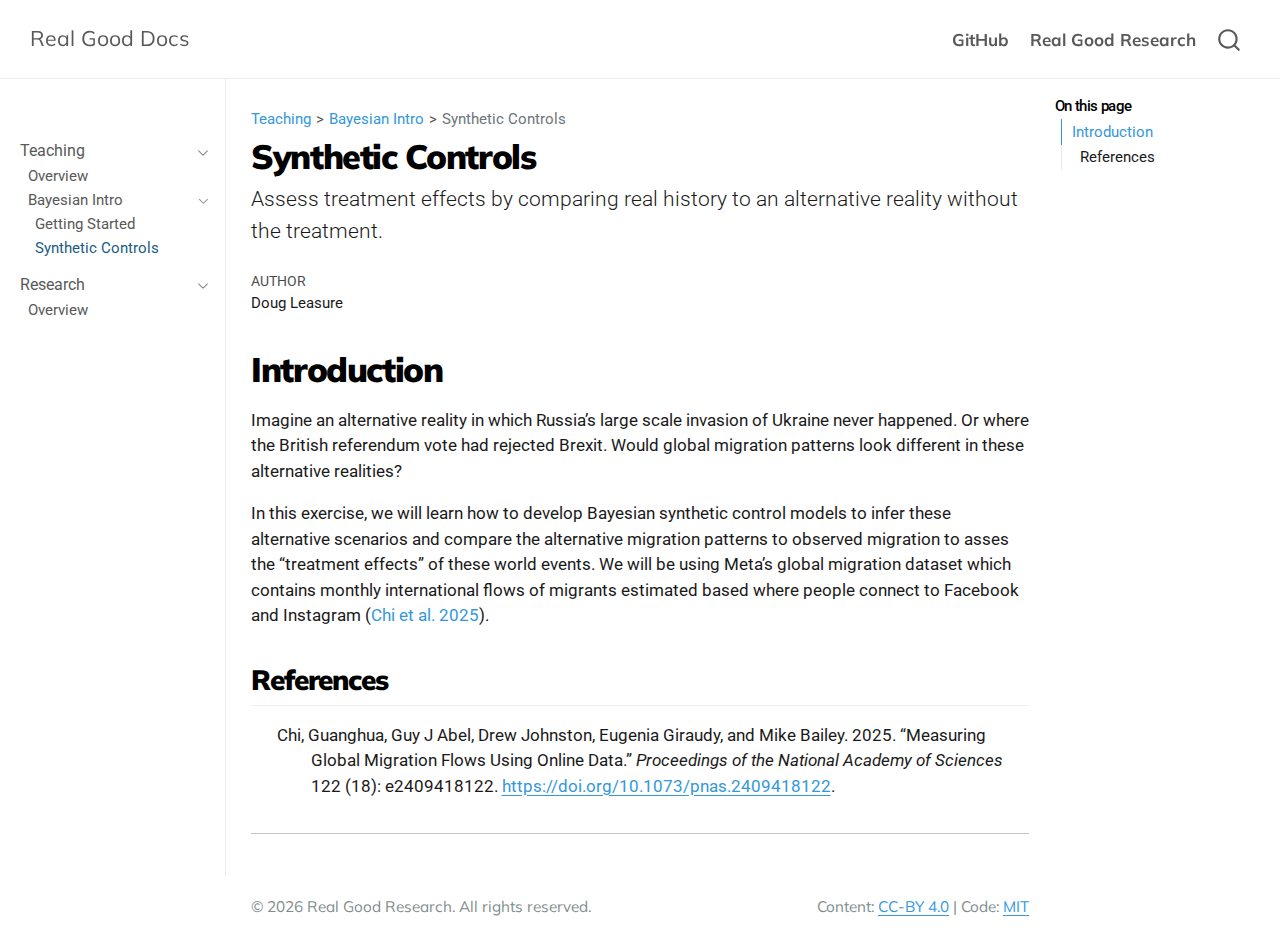
<file: teaching/bayesian_intro/synthetic_controls.html>
<!DOCTYPE html>
<html xmlns="http://www.w3.org/1999/xhtml" lang="en" xml:lang="en"><head>

<meta charset="utf-8">
<meta name="generator" content="quarto-1.7.32">

<meta name="viewport" content="width=device-width, initial-scale=1.0, user-scalable=yes">

<meta name="author" content="Doug Leasure">

<title>Synthetic Controls – Real Good Docs</title>
<style>
code{white-space: pre-wrap;}
span.smallcaps{font-variant: small-caps;}
div.columns{display: flex; gap: min(4vw, 1.5em);}
div.column{flex: auto; overflow-x: auto;}
div.hanging-indent{margin-left: 1.5em; text-indent: -1.5em;}
ul.task-list{list-style: none;}
ul.task-list li input[type="checkbox"] {
  width: 0.8em;
  margin: 0 0.8em 0.2em -1em; /* quarto-specific, see https://github.com/quarto-dev/quarto-cli/issues/4556 */ 
  vertical-align: middle;
}
/* CSS for citations */
div.csl-bib-body { }
div.csl-entry {
  clear: both;
  margin-bottom: 0em;
}
.hanging-indent div.csl-entry {
  margin-left:2em;
  text-indent:-2em;
}
div.csl-left-margin {
  min-width:2em;
  float:left;
}
div.csl-right-inline {
  margin-left:2em;
  padding-left:1em;
}
div.csl-indent {
  margin-left: 2em;
}</style>


<script src="../../site_libs/quarto-nav/quarto-nav.js"></script>
<script src="../../site_libs/quarto-nav/headroom.min.js"></script>
<script src="../../site_libs/clipboard/clipboard.min.js"></script>
<script src="../../site_libs/quarto-search/autocomplete.umd.js"></script>
<script src="../../site_libs/quarto-search/fuse.min.js"></script>
<script src="../../site_libs/quarto-search/quarto-search.js"></script>
<meta name="quarto:offset" content="../../">
<script src="../../site_libs/quarto-html/quarto.js" type="module"></script>
<script src="../../site_libs/quarto-html/tabsets/tabsets.js" type="module"></script>
<script src="../../site_libs/quarto-html/popper.min.js"></script>
<script src="../../site_libs/quarto-html/tippy.umd.min.js"></script>
<script src="../../site_libs/quarto-html/anchor.min.js"></script>
<link href="../../site_libs/quarto-html/tippy.css" rel="stylesheet">
<link href="../../site_libs/quarto-html/quarto-syntax-highlighting-37eea08aefeeee20ff55810ff984fec1.css" rel="stylesheet" id="quarto-text-highlighting-styles">
<script src="../../site_libs/bootstrap/bootstrap.min.js"></script>
<link href="../../site_libs/bootstrap/bootstrap-icons.css" rel="stylesheet">
<link href="../../site_libs/bootstrap/bootstrap-0ef0830a86eaa8c4c3ebc2d0a4f28cde.min.css" rel="stylesheet" append-hash="true" id="quarto-bootstrap" data-mode="light">
<script id="quarto-search-options" type="application/json">{
  "location": "navbar",
  "copy-button": false,
  "collapse-after": 3,
  "panel-placement": "end",
  "type": "overlay",
  "limit": 50,
  "keyboard-shortcut": [
    "f",
    "/",
    "s"
  ],
  "show-item-context": false,
  "language": {
    "search-no-results-text": "No results",
    "search-matching-documents-text": "matching documents",
    "search-copy-link-title": "Copy link to search",
    "search-hide-matches-text": "Hide additional matches",
    "search-more-match-text": "more match in this document",
    "search-more-matches-text": "more matches in this document",
    "search-clear-button-title": "Clear",
    "search-text-placeholder": "",
    "search-detached-cancel-button-title": "Cancel",
    "search-submit-button-title": "Submit",
    "search-label": "Search"
  }
}</script>


</head>

<body class="nav-sidebar docked nav-fixed quarto-light">

<div id="quarto-search-results"></div>
  <header id="quarto-header" class="headroom fixed-top">
    <nav class="navbar navbar-expand-lg " data-bs-theme="dark">
      <div class="navbar-container container-fluid">
      <div class="navbar-brand-container mx-auto">
    <a class="navbar-brand" href="../../index.html">
    <span class="navbar-title">Real Good Docs</span>
    </a>
  </div>
            <div id="quarto-search" class="" title="Search"></div>
          <button class="navbar-toggler" type="button" data-bs-toggle="collapse" data-bs-target="#navbarCollapse" aria-controls="navbarCollapse" role="menu" aria-expanded="false" aria-label="Toggle navigation" onclick="if (window.quartoToggleHeadroom) { window.quartoToggleHeadroom(); }">
  <span class="navbar-toggler-icon"></span>
</button>
          <div class="collapse navbar-collapse" id="navbarCollapse">
            <ul class="navbar-nav navbar-nav-scroll ms-auto">
  <li class="nav-item">
    <a class="nav-link" href="https://github.com/realgoodresearch" target="_blank"> 
<span class="menu-text">GitHub</span></a>
  </li>  
  <li class="nav-item">
    <a class="nav-link" href="https://realgoodresearch.com" target="_blank"> 
<span class="menu-text">Real Good Research</span></a>
  </li>  
</ul>
          </div> <!-- /navcollapse -->
            <div class="quarto-navbar-tools">
</div>
      </div> <!-- /container-fluid -->
    </nav>
  <nav class="quarto-secondary-nav">
    <div class="container-fluid d-flex">
      <button type="button" class="quarto-btn-toggle btn" data-bs-toggle="collapse" role="button" data-bs-target=".quarto-sidebar-collapse-item" aria-controls="quarto-sidebar" aria-expanded="false" aria-label="Toggle sidebar navigation" onclick="if (window.quartoToggleHeadroom) { window.quartoToggleHeadroom(); }">
        <i class="bi bi-layout-text-sidebar-reverse"></i>
      </button>
        <nav class="quarto-page-breadcrumbs" aria-label="breadcrumb"><ol class="breadcrumb"><li class="breadcrumb-item"><a href="../../teaching/overview.html">Teaching</a></li><li class="breadcrumb-item"><a href="../../teaching/bayesian_intro/getting_started.html">Bayesian Intro</a></li><li class="breadcrumb-item"><a href="../../teaching/bayesian_intro/synthetic_controls.html">Synthetic Controls</a></li></ol></nav>
        <a class="flex-grow-1" role="navigation" data-bs-toggle="collapse" data-bs-target=".quarto-sidebar-collapse-item" aria-controls="quarto-sidebar" aria-expanded="false" aria-label="Toggle sidebar navigation" onclick="if (window.quartoToggleHeadroom) { window.quartoToggleHeadroom(); }">      
        </a>
      <button type="button" class="btn quarto-search-button" aria-label="Search" onclick="window.quartoOpenSearch();">
        <i class="bi bi-search"></i>
      </button>
    </div>
  </nav>
</header>
<!-- content -->
<div id="quarto-content" class="quarto-container page-columns page-rows-contents page-layout-article page-navbar">
<!-- sidebar -->
  <nav id="quarto-sidebar" class="sidebar collapse collapse-horizontal quarto-sidebar-collapse-item sidebar-navigation docked overflow-auto">
        <div class="mt-2 flex-shrink-0 align-items-center">
        <div class="sidebar-search">
        <div id="quarto-search" class="" title="Search"></div>
        </div>
        </div>
    <div class="sidebar-menu-container"> 
    <ul class="list-unstyled mt-1">
        <li class="sidebar-item sidebar-item-section">
      <div class="sidebar-item-container"> 
            <a class="sidebar-item-text sidebar-link text-start" data-bs-toggle="collapse" data-bs-target="#quarto-sidebar-section-1" role="navigation" aria-expanded="true">
 <span class="menu-text">Teaching</span></a>
          <a class="sidebar-item-toggle text-start" data-bs-toggle="collapse" data-bs-target="#quarto-sidebar-section-1" role="navigation" aria-expanded="true" aria-label="Toggle section">
            <i class="bi bi-chevron-right ms-2"></i>
          </a> 
      </div>
      <ul id="quarto-sidebar-section-1" class="collapse list-unstyled sidebar-section depth1 show">  
          <li class="sidebar-item">
  <div class="sidebar-item-container"> 
  <a href="../../teaching/overview.html" class="sidebar-item-text sidebar-link">
 <span class="menu-text">Overview</span></a>
  </div>
</li>
          <li class="sidebar-item sidebar-item-section">
      <div class="sidebar-item-container"> 
            <a class="sidebar-item-text sidebar-link text-start" data-bs-toggle="collapse" data-bs-target="#quarto-sidebar-section-2" role="navigation" aria-expanded="true">
 <span class="menu-text">Bayesian Intro</span></a>
          <a class="sidebar-item-toggle text-start" data-bs-toggle="collapse" data-bs-target="#quarto-sidebar-section-2" role="navigation" aria-expanded="true" aria-label="Toggle section">
            <i class="bi bi-chevron-right ms-2"></i>
          </a> 
      </div>
      <ul id="quarto-sidebar-section-2" class="collapse list-unstyled sidebar-section depth2 show">  
          <li class="sidebar-item">
  <div class="sidebar-item-container"> 
  <a href="../../teaching/bayesian_intro/getting_started.html" class="sidebar-item-text sidebar-link">
 <span class="menu-text">Getting Started</span></a>
  </div>
</li>
          <li class="sidebar-item">
  <div class="sidebar-item-container"> 
  <a href="../../teaching/bayesian_intro/synthetic_controls.html" class="sidebar-item-text sidebar-link active">
 <span class="menu-text">Synthetic Controls</span></a>
  </div>
</li>
      </ul>
  </li>
      </ul>
  </li>
        <li class="sidebar-item sidebar-item-section">
      <div class="sidebar-item-container"> 
            <a class="sidebar-item-text sidebar-link text-start" data-bs-toggle="collapse" data-bs-target="#quarto-sidebar-section-3" role="navigation" aria-expanded="true">
 <span class="menu-text">Research</span></a>
          <a class="sidebar-item-toggle text-start" data-bs-toggle="collapse" data-bs-target="#quarto-sidebar-section-3" role="navigation" aria-expanded="true" aria-label="Toggle section">
            <i class="bi bi-chevron-right ms-2"></i>
          </a> 
      </div>
      <ul id="quarto-sidebar-section-3" class="collapse list-unstyled sidebar-section depth1 show">  
          <li class="sidebar-item">
  <div class="sidebar-item-container"> 
  <a href="../../research/overview.html" class="sidebar-item-text sidebar-link">
 <span class="menu-text">Overview</span></a>
  </div>
</li>
      </ul>
  </li>
    </ul>
    </div>
</nav>
<div id="quarto-sidebar-glass" class="quarto-sidebar-collapse-item" data-bs-toggle="collapse" data-bs-target=".quarto-sidebar-collapse-item"></div>
<!-- margin-sidebar -->
    <div id="quarto-margin-sidebar" class="sidebar margin-sidebar">
        <nav id="TOC" role="doc-toc" class="toc-active">
    <h2 id="toc-title">On this page</h2>
   
  <ul>
  <li><a href="#introduction" id="toc-introduction" class="nav-link active" data-scroll-target="#introduction">Introduction</a>
  <ul class="collapse">
  <li><a href="#references" id="toc-references" class="nav-link" data-scroll-target="#references">References</a></li>
  </ul></li>
  </ul>
</nav>
    </div>
<!-- main -->
<main class="content" id="quarto-document-content">

<header id="title-block-header" class="quarto-title-block default"><nav class="quarto-page-breadcrumbs quarto-title-breadcrumbs d-none d-lg-block" aria-label="breadcrumb"><ol class="breadcrumb"><li class="breadcrumb-item"><a href="../../teaching/overview.html">Teaching</a></li><li class="breadcrumb-item"><a href="../../teaching/bayesian_intro/getting_started.html">Bayesian Intro</a></li><li class="breadcrumb-item"><a href="../../teaching/bayesian_intro/synthetic_controls.html">Synthetic Controls</a></li></ol></nav>
<div class="quarto-title">
<h1 class="title">Synthetic Controls</h1>
<p class="subtitle lead">Assess treatment effects by comparing real history to an alternative reality without the treatment.</p>
</div>



<div class="quarto-title-meta">

    <div>
    <div class="quarto-title-meta-heading">Author</div>
    <div class="quarto-title-meta-contents">
             <p>Doug Leasure </p>
          </div>
  </div>
    
  
    
  </div>
  


</header>


<section id="introduction" class="level1">
<h1>Introduction</h1>
<p>Imagine an alternative reality in which Russia’s large scale invasion of Ukraine never happened. Or where the British referendum vote had rejected Brexit. Would global migration patterns look different in these alternative realities?</p>
<p>In this exercise, we will learn how to develop Bayesian synthetic control models to infer these alternative scenarios and compare the alternative migration patterns to observed migration to asses the “treatment effects” of these world events. We will be using Meta’s global migration dataset which contains monthly international flows of migrants estimated based where people connect to Facebook and Instagram <span class="citation" data-cites="chi2025measuring">(<a href="#ref-chi2025measuring" role="doc-biblioref">Chi et al. 2025</a>)</span>.</p>
<section id="references" class="level2">
<h2 class="anchored" data-anchor-id="references">References</h2>
<div id="refs" class="references csl-bib-body hanging-indent" data-entry-spacing="0" role="list">
<div id="ref-chi2025measuring" class="csl-entry" role="listitem">
Chi, Guanghua, Guy J Abel, Drew Johnston, Eugenia Giraudy, and Mike Bailey. 2025. <span>“Measuring Global Migration Flows Using Online Data.”</span> <em>Proceedings of the National Academy of Sciences</em> 122 (18): e2409418122. <a href="https://doi.org/10.1073/pnas.2409418122">https://doi.org/10.1073/pnas.2409418122</a>.
</div>
</div>


</section>
</section>

</main> <!-- /main -->
<hr>
<div style="display: flex; justify-content: space-between; align-items: center; font-family: 'Mulish', sans-serif; font-size: 0.9rem; color: #7f8c8d; padding: 20px 0;">
    <div>
        © 2026 Real Good Research. All rights reserved.
    </div>
    <div>
        Content: <a href="https://creativecommons.org/licenses/by/4.0/" target="_blank">CC-BY 4.0</a>
        |
        Code: <a href="https://opensource.org/licenses/MIT" target="_blank">MIT</a>
    </div>
</div>
<script id="quarto-html-after-body" type="application/javascript">
  window.document.addEventListener("DOMContentLoaded", function (event) {
    const icon = "";
    const anchorJS = new window.AnchorJS();
    anchorJS.options = {
      placement: 'right',
      icon: icon
    };
    anchorJS.add('.anchored');
    const isCodeAnnotation = (el) => {
      for (const clz of el.classList) {
        if (clz.startsWith('code-annotation-')) {                     
          return true;
        }
      }
      return false;
    }
    const onCopySuccess = function(e) {
      // button target
      const button = e.trigger;
      // don't keep focus
      button.blur();
      // flash "checked"
      button.classList.add('code-copy-button-checked');
      var currentTitle = button.getAttribute("title");
      button.setAttribute("title", "Copied!");
      let tooltip;
      if (window.bootstrap) {
        button.setAttribute("data-bs-toggle", "tooltip");
        button.setAttribute("data-bs-placement", "left");
        button.setAttribute("data-bs-title", "Copied!");
        tooltip = new bootstrap.Tooltip(button, 
          { trigger: "manual", 
            customClass: "code-copy-button-tooltip",
            offset: [0, -8]});
        tooltip.show();    
      }
      setTimeout(function() {
        if (tooltip) {
          tooltip.hide();
          button.removeAttribute("data-bs-title");
          button.removeAttribute("data-bs-toggle");
          button.removeAttribute("data-bs-placement");
        }
        button.setAttribute("title", currentTitle);
        button.classList.remove('code-copy-button-checked');
      }, 1000);
      // clear code selection
      e.clearSelection();
    }
    const getTextToCopy = function(trigger) {
        const codeEl = trigger.previousElementSibling.cloneNode(true);
        for (const childEl of codeEl.children) {
          if (isCodeAnnotation(childEl)) {
            childEl.remove();
          }
        }
        return codeEl.innerText;
    }
    const clipboard = new window.ClipboardJS('.code-copy-button:not([data-in-quarto-modal])', {
      text: getTextToCopy
    });
    clipboard.on('success', onCopySuccess);
    if (window.document.getElementById('quarto-embedded-source-code-modal')) {
      const clipboardModal = new window.ClipboardJS('.code-copy-button[data-in-quarto-modal]', {
        text: getTextToCopy,
        container: window.document.getElementById('quarto-embedded-source-code-modal')
      });
      clipboardModal.on('success', onCopySuccess);
    }
      var localhostRegex = new RegExp(/^(?:http|https):\/\/localhost\:?[0-9]*\//);
      var mailtoRegex = new RegExp(/^mailto:/);
        var filterRegex = new RegExp('/' + window.location.host + '/');
      var isInternal = (href) => {
          return filterRegex.test(href) || localhostRegex.test(href) || mailtoRegex.test(href);
      }
      // Inspect non-navigation links and adorn them if external
     var links = window.document.querySelectorAll('a[href]:not(.nav-link):not(.navbar-brand):not(.toc-action):not(.sidebar-link):not(.sidebar-item-toggle):not(.pagination-link):not(.no-external):not([aria-hidden]):not(.dropdown-item):not(.quarto-navigation-tool):not(.about-link)');
      for (var i=0; i<links.length; i++) {
        const link = links[i];
        if (!isInternal(link.href)) {
          // undo the damage that might have been done by quarto-nav.js in the case of
          // links that we want to consider external
          if (link.dataset.originalHref !== undefined) {
            link.href = link.dataset.originalHref;
          }
        }
      }
    function tippyHover(el, contentFn, onTriggerFn, onUntriggerFn) {
      const config = {
        allowHTML: true,
        maxWidth: 500,
        delay: 100,
        arrow: false,
        appendTo: function(el) {
            return el.parentElement;
        },
        interactive: true,
        interactiveBorder: 10,
        theme: 'quarto',
        placement: 'bottom-start',
      };
      if (contentFn) {
        config.content = contentFn;
      }
      if (onTriggerFn) {
        config.onTrigger = onTriggerFn;
      }
      if (onUntriggerFn) {
        config.onUntrigger = onUntriggerFn;
      }
      window.tippy(el, config); 
    }
    const noterefs = window.document.querySelectorAll('a[role="doc-noteref"]');
    for (var i=0; i<noterefs.length; i++) {
      const ref = noterefs[i];
      tippyHover(ref, function() {
        // use id or data attribute instead here
        let href = ref.getAttribute('data-footnote-href') || ref.getAttribute('href');
        try { href = new URL(href).hash; } catch {}
        const id = href.replace(/^#\/?/, "");
        const note = window.document.getElementById(id);
        if (note) {
          return note.innerHTML;
        } else {
          return "";
        }
      });
    }
    const xrefs = window.document.querySelectorAll('a.quarto-xref');
    const processXRef = (id, note) => {
      // Strip column container classes
      const stripColumnClz = (el) => {
        el.classList.remove("page-full", "page-columns");
        if (el.children) {
          for (const child of el.children) {
            stripColumnClz(child);
          }
        }
      }
      stripColumnClz(note)
      if (id === null || id.startsWith('sec-')) {
        // Special case sections, only their first couple elements
        const container = document.createElement("div");
        if (note.children && note.children.length > 2) {
          container.appendChild(note.children[0].cloneNode(true));
          for (let i = 1; i < note.children.length; i++) {
            const child = note.children[i];
            if (child.tagName === "P" && child.innerText === "") {
              continue;
            } else {
              container.appendChild(child.cloneNode(true));
              break;
            }
          }
          if (window.Quarto?.typesetMath) {
            window.Quarto.typesetMath(container);
          }
          return container.innerHTML
        } else {
          if (window.Quarto?.typesetMath) {
            window.Quarto.typesetMath(note);
          }
          return note.innerHTML;
        }
      } else {
        // Remove any anchor links if they are present
        const anchorLink = note.querySelector('a.anchorjs-link');
        if (anchorLink) {
          anchorLink.remove();
        }
        if (window.Quarto?.typesetMath) {
          window.Quarto.typesetMath(note);
        }
        if (note.classList.contains("callout")) {
          return note.outerHTML;
        } else {
          return note.innerHTML;
        }
      }
    }
    for (var i=0; i<xrefs.length; i++) {
      const xref = xrefs[i];
      tippyHover(xref, undefined, function(instance) {
        instance.disable();
        let url = xref.getAttribute('href');
        let hash = undefined; 
        if (url.startsWith('#')) {
          hash = url;
        } else {
          try { hash = new URL(url).hash; } catch {}
        }
        if (hash) {
          const id = hash.replace(/^#\/?/, "");
          const note = window.document.getElementById(id);
          if (note !== null) {
            try {
              const html = processXRef(id, note.cloneNode(true));
              instance.setContent(html);
            } finally {
              instance.enable();
              instance.show();
            }
          } else {
            // See if we can fetch this
            fetch(url.split('#')[0])
            .then(res => res.text())
            .then(html => {
              const parser = new DOMParser();
              const htmlDoc = parser.parseFromString(html, "text/html");
              const note = htmlDoc.getElementById(id);
              if (note !== null) {
                const html = processXRef(id, note);
                instance.setContent(html);
              } 
            }).finally(() => {
              instance.enable();
              instance.show();
            });
          }
        } else {
          // See if we can fetch a full url (with no hash to target)
          // This is a special case and we should probably do some content thinning / targeting
          fetch(url)
          .then(res => res.text())
          .then(html => {
            const parser = new DOMParser();
            const htmlDoc = parser.parseFromString(html, "text/html");
            const note = htmlDoc.querySelector('main.content');
            if (note !== null) {
              // This should only happen for chapter cross references
              // (since there is no id in the URL)
              // remove the first header
              if (note.children.length > 0 && note.children[0].tagName === "HEADER") {
                note.children[0].remove();
              }
              const html = processXRef(null, note);
              instance.setContent(html);
            } 
          }).finally(() => {
            instance.enable();
            instance.show();
          });
        }
      }, function(instance) {
      });
    }
        let selectedAnnoteEl;
        const selectorForAnnotation = ( cell, annotation) => {
          let cellAttr = 'data-code-cell="' + cell + '"';
          let lineAttr = 'data-code-annotation="' +  annotation + '"';
          const selector = 'span[' + cellAttr + '][' + lineAttr + ']';
          return selector;
        }
        const selectCodeLines = (annoteEl) => {
          const doc = window.document;
          const targetCell = annoteEl.getAttribute("data-target-cell");
          const targetAnnotation = annoteEl.getAttribute("data-target-annotation");
          const annoteSpan = window.document.querySelector(selectorForAnnotation(targetCell, targetAnnotation));
          const lines = annoteSpan.getAttribute("data-code-lines").split(",");
          const lineIds = lines.map((line) => {
            return targetCell + "-" + line;
          })
          let top = null;
          let height = null;
          let parent = null;
          if (lineIds.length > 0) {
              //compute the position of the single el (top and bottom and make a div)
              const el = window.document.getElementById(lineIds[0]);
              top = el.offsetTop;
              height = el.offsetHeight;
              parent = el.parentElement.parentElement;
            if (lineIds.length > 1) {
              const lastEl = window.document.getElementById(lineIds[lineIds.length - 1]);
              const bottom = lastEl.offsetTop + lastEl.offsetHeight;
              height = bottom - top;
            }
            if (top !== null && height !== null && parent !== null) {
              // cook up a div (if necessary) and position it 
              let div = window.document.getElementById("code-annotation-line-highlight");
              if (div === null) {
                div = window.document.createElement("div");
                div.setAttribute("id", "code-annotation-line-highlight");
                div.style.position = 'absolute';
                parent.appendChild(div);
              }
              div.style.top = top - 2 + "px";
              div.style.height = height + 4 + "px";
              div.style.left = 0;
              let gutterDiv = window.document.getElementById("code-annotation-line-highlight-gutter");
              if (gutterDiv === null) {
                gutterDiv = window.document.createElement("div");
                gutterDiv.setAttribute("id", "code-annotation-line-highlight-gutter");
                gutterDiv.style.position = 'absolute';
                const codeCell = window.document.getElementById(targetCell);
                const gutter = codeCell.querySelector('.code-annotation-gutter');
                gutter.appendChild(gutterDiv);
              }
              gutterDiv.style.top = top - 2 + "px";
              gutterDiv.style.height = height + 4 + "px";
            }
            selectedAnnoteEl = annoteEl;
          }
        };
        const unselectCodeLines = () => {
          const elementsIds = ["code-annotation-line-highlight", "code-annotation-line-highlight-gutter"];
          elementsIds.forEach((elId) => {
            const div = window.document.getElementById(elId);
            if (div) {
              div.remove();
            }
          });
          selectedAnnoteEl = undefined;
        };
          // Handle positioning of the toggle
      window.addEventListener(
        "resize",
        throttle(() => {
          elRect = undefined;
          if (selectedAnnoteEl) {
            selectCodeLines(selectedAnnoteEl);
          }
        }, 10)
      );
      function throttle(fn, ms) {
      let throttle = false;
      let timer;
        return (...args) => {
          if(!throttle) { // first call gets through
              fn.apply(this, args);
              throttle = true;
          } else { // all the others get throttled
              if(timer) clearTimeout(timer); // cancel #2
              timer = setTimeout(() => {
                fn.apply(this, args);
                timer = throttle = false;
              }, ms);
          }
        };
      }
        // Attach click handler to the DT
        const annoteDls = window.document.querySelectorAll('dt[data-target-cell]');
        for (const annoteDlNode of annoteDls) {
          annoteDlNode.addEventListener('click', (event) => {
            const clickedEl = event.target;
            if (clickedEl !== selectedAnnoteEl) {
              unselectCodeLines();
              const activeEl = window.document.querySelector('dt[data-target-cell].code-annotation-active');
              if (activeEl) {
                activeEl.classList.remove('code-annotation-active');
              }
              selectCodeLines(clickedEl);
              clickedEl.classList.add('code-annotation-active');
            } else {
              // Unselect the line
              unselectCodeLines();
              clickedEl.classList.remove('code-annotation-active');
            }
          });
        }
    const findCites = (el) => {
      const parentEl = el.parentElement;
      if (parentEl) {
        const cites = parentEl.dataset.cites;
        if (cites) {
          return {
            el,
            cites: cites.split(' ')
          };
        } else {
          return findCites(el.parentElement)
        }
      } else {
        return undefined;
      }
    };
    var bibliorefs = window.document.querySelectorAll('a[role="doc-biblioref"]');
    for (var i=0; i<bibliorefs.length; i++) {
      const ref = bibliorefs[i];
      const citeInfo = findCites(ref);
      if (citeInfo) {
        tippyHover(citeInfo.el, function() {
          var popup = window.document.createElement('div');
          citeInfo.cites.forEach(function(cite) {
            var citeDiv = window.document.createElement('div');
            citeDiv.classList.add('hanging-indent');
            citeDiv.classList.add('csl-entry');
            var biblioDiv = window.document.getElementById('ref-' + cite);
            if (biblioDiv) {
              citeDiv.innerHTML = biblioDiv.innerHTML;
            }
            popup.appendChild(citeDiv);
          });
          return popup.innerHTML;
        });
      }
    }
  });
  </script>
</div> <!-- /content -->




</body></html>
</file>
<file: site_libs/quarto-html/tippy.css>
.tippy-box[data-animation=fade][data-state=hidden]{opacity:0}[data-tippy-root]{max-width:calc(100vw - 10px)}.tippy-box{position:relative;background-color:#333;color:#fff;border-radius:4px;font-size:14px;line-height:1.4;white-space:normal;outline:0;transition-property:transform,visibility,opacity}.tippy-box[data-placement^=top]>.tippy-arrow{bottom:0}.tippy-box[data-placement^=top]>.tippy-arrow:before{bottom:-7px;left:0;border-width:8px 8px 0;border-top-color:initial;transform-origin:center top}.tippy-box[data-placement^=bottom]>.tippy-arrow{top:0}.tippy-box[data-placement^=bottom]>.tippy-arrow:before{top:-7px;left:0;border-width:0 8px 8px;border-bottom-color:initial;transform-origin:center bottom}.tippy-box[data-placement^=left]>.tippy-arrow{right:0}.tippy-box[data-placement^=left]>.tippy-arrow:before{border-width:8px 0 8px 8px;border-left-color:initial;right:-7px;transform-origin:center left}.tippy-box[data-placement^=right]>.tippy-arrow{left:0}.tippy-box[data-placement^=right]>.tippy-arrow:before{left:-7px;border-width:8px 8px 8px 0;border-right-color:initial;transform-origin:center right}.tippy-box[data-inertia][data-state=visible]{transition-timing-function:cubic-bezier(.54,1.5,.38,1.11)}.tippy-arrow{width:16px;height:16px;color:#333}.tippy-arrow:before{content:"";position:absolute;border-color:transparent;border-style:solid}.tippy-content{position:relative;padding:5px 9px;z-index:1}
</file>
<file: site_libs/quarto-html/quarto-syntax-highlighting-ed96de9b727972fe78a7b5d16c58bf87.css>
/* quarto syntax highlight colors */
:root {
  --quarto-hl-ot-color: #003B4F;
  --quarto-hl-at-color: #657422;
  --quarto-hl-ss-color: #20794D;
  --quarto-hl-an-color: #5E5E5E;
  --quarto-hl-fu-color: #4758AB;
  --quarto-hl-st-color: #20794D;
  --quarto-hl-cf-color: #003B4F;
  --quarto-hl-op-color: #5E5E5E;
  --quarto-hl-er-color: #AD0000;
  --quarto-hl-bn-color: #AD0000;
  --quarto-hl-al-color: #AD0000;
  --quarto-hl-va-color: #111111;
  --quarto-hl-bu-color: inherit;
  --quarto-hl-ex-color: inherit;
  --quarto-hl-pp-color: #AD0000;
  --quarto-hl-in-color: #5E5E5E;
  --quarto-hl-vs-color: #20794D;
  --quarto-hl-wa-color: #5E5E5E;
  --quarto-hl-do-color: #5E5E5E;
  --quarto-hl-im-color: #00769E;
  --quarto-hl-ch-color: #20794D;
  --quarto-hl-dt-color: #AD0000;
  --quarto-hl-fl-color: #AD0000;
  --quarto-hl-co-color: #5E5E5E;
  --quarto-hl-cv-color: #5E5E5E;
  --quarto-hl-cn-color: #8f5902;
  --quarto-hl-sc-color: #5E5E5E;
  --quarto-hl-dv-color: #AD0000;
  --quarto-hl-kw-color: #003B4F;
}

/* other quarto variables */
:root {
  --quarto-font-monospace: SFMono-Regular, Menlo, Monaco, Consolas, "Liberation Mono", "Courier New", monospace;
}

/* syntax highlight based on Pandoc's rules */
pre > code.sourceCode > span {
  color: #003B4F;
}

code.sourceCode > span {
  color: #003B4F;
}

div.sourceCode,
div.sourceCode pre.sourceCode {
  color: #003B4F;
}

/* Normal */
code span {
  color: #003B4F;
}

/* Alert */
code span.al {
  color: #AD0000;
  font-style: inherit;
}

/* Annotation */
code span.an {
  color: #5E5E5E;
  font-style: inherit;
}

/* Attribute */
code span.at {
  color: #657422;
  font-style: inherit;
}

/* BaseN */
code span.bn {
  color: #AD0000;
  font-style: inherit;
}

/* BuiltIn */
code span.bu {
  font-style: inherit;
}

/* ControlFlow */
code span.cf {
  color: #003B4F;
  font-weight: bold;
  font-style: inherit;
}

/* Char */
code span.ch {
  color: #20794D;
  font-style: inherit;
}

/* Constant */
code span.cn {
  color: #8f5902;
  font-style: inherit;
}

/* Comment */
code span.co {
  color: #5E5E5E;
  font-style: inherit;
}

/* CommentVar */
code span.cv {
  color: #5E5E5E;
  font-style: italic;
}

/* Documentation */
code span.do {
  color: #5E5E5E;
  font-style: italic;
}

/* DataType */
code span.dt {
  color: #AD0000;
  font-style: inherit;
}

/* DecVal */
code span.dv {
  color: #AD0000;
  font-style: inherit;
}

/* Error */
code span.er {
  color: #AD0000;
  font-style: inherit;
}

/* Extension */
code span.ex {
  font-style: inherit;
}

/* Float */
code span.fl {
  color: #AD0000;
  font-style: inherit;
}

/* Function */
code span.fu {
  color: #4758AB;
  font-style: inherit;
}

/* Import */
code span.im {
  color: #00769E;
  font-style: inherit;
}

/* Information */
code span.in {
  color: #5E5E5E;
  font-style: inherit;
}

/* Keyword */
code span.kw {
  color: #003B4F;
  font-weight: bold;
  font-style: inherit;
}

/* Operator */
code span.op {
  color: #5E5E5E;
  font-style: inherit;
}

/* Other */
code span.ot {
  color: #003B4F;
  font-style: inherit;
}

/* Preprocessor */
code span.pp {
  color: #AD0000;
  font-style: inherit;
}

/* SpecialChar */
code span.sc {
  color: #5E5E5E;
  font-style: inherit;
}

/* SpecialString */
code span.ss {
  color: #20794D;
  font-style: inherit;
}

/* String */
code span.st {
  color: #20794D;
  font-style: inherit;
}

/* Variable */
code span.va {
  color: #111111;
  font-style: inherit;
}

/* VerbatimString */
code span.vs {
  color: #20794D;
  font-style: inherit;
}

/* Warning */
code span.wa {
  color: #5E5E5E;
  font-style: italic;
}

.prevent-inlining {
  content: "</";
}

/*# sourceMappingURL=0920dd6d7437995b8cdf7429764427b1.css.map */
</file>
<file: docs/site_libs/quarto-html/tippy.css>
.tippy-box[data-animation=fade][data-state=hidden]{opacity:0}[data-tippy-root]{max-width:calc(100vw - 10px)}.tippy-box{position:relative;background-color:#333;color:#fff;border-radius:4px;font-size:14px;line-height:1.4;white-space:normal;outline:0;transition-property:transform,visibility,opacity}.tippy-box[data-placement^=top]>.tippy-arrow{bottom:0}.tippy-box[data-placement^=top]>.tippy-arrow:before{bottom:-7px;left:0;border-width:8px 8px 0;border-top-color:initial;transform-origin:center top}.tippy-box[data-placement^=bottom]>.tippy-arrow{top:0}.tippy-box[data-placement^=bottom]>.tippy-arrow:before{top:-7px;left:0;border-width:0 8px 8px;border-bottom-color:initial;transform-origin:center bottom}.tippy-box[data-placement^=left]>.tippy-arrow{right:0}.tippy-box[data-placement^=left]>.tippy-arrow:before{border-width:8px 0 8px 8px;border-left-color:initial;right:-7px;transform-origin:center left}.tippy-box[data-placement^=right]>.tippy-arrow{left:0}.tippy-box[data-placement^=right]>.tippy-arrow:before{left:-7px;border-width:8px 8px 8px 0;border-right-color:initial;transform-origin:center right}.tippy-box[data-inertia][data-state=visible]{transition-timing-function:cubic-bezier(.54,1.5,.38,1.11)}.tippy-arrow{width:16px;height:16px;color:#333}.tippy-arrow:before{content:"";position:absolute;border-color:transparent;border-style:solid}.tippy-content{position:relative;padding:5px 9px;z-index:1}
</file>
<file: docs/site_libs/quarto-html/quarto-syntax-highlighting-37eea08aefeeee20ff55810ff984fec1.css>
/* quarto syntax highlight colors */
:root {
  --quarto-hl-ot-color: #003B4F;
  --quarto-hl-at-color: #657422;
  --quarto-hl-ss-color: #20794D;
  --quarto-hl-an-color: #5E5E5E;
  --quarto-hl-fu-color: #4758AB;
  --quarto-hl-st-color: #20794D;
  --quarto-hl-cf-color: #003B4F;
  --quarto-hl-op-color: #5E5E5E;
  --quarto-hl-er-color: #AD0000;
  --quarto-hl-bn-color: #AD0000;
  --quarto-hl-al-color: #AD0000;
  --quarto-hl-va-color: #111111;
  --quarto-hl-bu-color: inherit;
  --quarto-hl-ex-color: inherit;
  --quarto-hl-pp-color: #AD0000;
  --quarto-hl-in-color: #5E5E5E;
  --quarto-hl-vs-color: #20794D;
  --quarto-hl-wa-color: #5E5E5E;
  --quarto-hl-do-color: #5E5E5E;
  --quarto-hl-im-color: #00769E;
  --quarto-hl-ch-color: #20794D;
  --quarto-hl-dt-color: #AD0000;
  --quarto-hl-fl-color: #AD0000;
  --quarto-hl-co-color: #5E5E5E;
  --quarto-hl-cv-color: #5E5E5E;
  --quarto-hl-cn-color: #8f5902;
  --quarto-hl-sc-color: #5E5E5E;
  --quarto-hl-dv-color: #AD0000;
  --quarto-hl-kw-color: #003B4F;
}

/* other quarto variables */
:root {
  --quarto-font-monospace: SFMono-Regular, Menlo, Monaco, Consolas, "Liberation Mono", "Courier New", monospace;
}

/* syntax highlight based on Pandoc's rules */
pre > code.sourceCode > span {
  color: #003B4F;
}

code.sourceCode > span {
  color: #003B4F;
}

div.sourceCode,
div.sourceCode pre.sourceCode {
  color: #003B4F;
}

/* Normal */
code span {
  color: #003B4F;
}

/* Alert */
code span.al {
  color: #AD0000;
  font-style: inherit;
}

/* Annotation */
code span.an {
  color: #5E5E5E;
  font-style: inherit;
}

/* Attribute */
code span.at {
  color: #657422;
  font-style: inherit;
}

/* BaseN */
code span.bn {
  color: #AD0000;
  font-style: inherit;
}

/* BuiltIn */
code span.bu {
  font-style: inherit;
}

/* ControlFlow */
code span.cf {
  color: #003B4F;
  font-weight: bold;
  font-style: inherit;
}

/* Char */
code span.ch {
  color: #20794D;
  font-style: inherit;
}

/* Constant */
code span.cn {
  color: #8f5902;
  font-style: inherit;
}

/* Comment */
code span.co {
  color: #5E5E5E;
  font-style: inherit;
}

/* CommentVar */
code span.cv {
  color: #5E5E5E;
  font-style: italic;
}

/* Documentation */
code span.do {
  color: #5E5E5E;
  font-style: italic;
}

/* DataType */
code span.dt {
  color: #AD0000;
  font-style: inherit;
}

/* DecVal */
code span.dv {
  color: #AD0000;
  font-style: inherit;
}

/* Error */
code span.er {
  color: #AD0000;
  font-style: inherit;
}

/* Extension */
code span.ex {
  font-style: inherit;
}

/* Float */
code span.fl {
  color: #AD0000;
  font-style: inherit;
}

/* Function */
code span.fu {
  color: #4758AB;
  font-style: inherit;
}

/* Import */
code span.im {
  color: #00769E;
  font-style: inherit;
}

/* Information */
code span.in {
  color: #5E5E5E;
  font-style: inherit;
}

/* Keyword */
code span.kw {
  color: #003B4F;
  font-weight: bold;
  font-style: inherit;
}

/* Operator */
code span.op {
  color: #5E5E5E;
  font-style: inherit;
}

/* Other */
code span.ot {
  color: #003B4F;
  font-style: inherit;
}

/* Preprocessor */
code span.pp {
  color: #AD0000;
  font-style: inherit;
}

/* SpecialChar */
code span.sc {
  color: #5E5E5E;
  font-style: inherit;
}

/* SpecialString */
code span.ss {
  color: #20794D;
  font-style: inherit;
}

/* String */
code span.st {
  color: #20794D;
  font-style: inherit;
}

/* Variable */
code span.va {
  color: #111111;
  font-style: inherit;
}

/* VerbatimString */
code span.vs {
  color: #20794D;
  font-style: inherit;
}

/* Warning */
code span.wa {
  color: #5E5E5E;
  font-style: italic;
}

.prevent-inlining {
  content: "</";
}

/*# sourceMappingURL=27d3d809615f7771493d095567f04340.css.map */
</file>
<file: site_libs/quarto-html/quarto-syntax-highlighting-37eea08aefeeee20ff55810ff984fec1.css>
/* quarto syntax highlight colors */
:root {
  --quarto-hl-ot-color: #003B4F;
  --quarto-hl-at-color: #657422;
  --quarto-hl-ss-color: #20794D;
  --quarto-hl-an-color: #5E5E5E;
  --quarto-hl-fu-color: #4758AB;
  --quarto-hl-st-color: #20794D;
  --quarto-hl-cf-color: #003B4F;
  --quarto-hl-op-color: #5E5E5E;
  --quarto-hl-er-color: #AD0000;
  --quarto-hl-bn-color: #AD0000;
  --quarto-hl-al-color: #AD0000;
  --quarto-hl-va-color: #111111;
  --quarto-hl-bu-color: inherit;
  --quarto-hl-ex-color: inherit;
  --quarto-hl-pp-color: #AD0000;
  --quarto-hl-in-color: #5E5E5E;
  --quarto-hl-vs-color: #20794D;
  --quarto-hl-wa-color: #5E5E5E;
  --quarto-hl-do-color: #5E5E5E;
  --quarto-hl-im-color: #00769E;
  --quarto-hl-ch-color: #20794D;
  --quarto-hl-dt-color: #AD0000;
  --quarto-hl-fl-color: #AD0000;
  --quarto-hl-co-color: #5E5E5E;
  --quarto-hl-cv-color: #5E5E5E;
  --quarto-hl-cn-color: #8f5902;
  --quarto-hl-sc-color: #5E5E5E;
  --quarto-hl-dv-color: #AD0000;
  --quarto-hl-kw-color: #003B4F;
}

/* other quarto variables */
:root {
  --quarto-font-monospace: SFMono-Regular, Menlo, Monaco, Consolas, "Liberation Mono", "Courier New", monospace;
}

/* syntax highlight based on Pandoc's rules */
pre > code.sourceCode > span {
  color: #003B4F;
}

code.sourceCode > span {
  color: #003B4F;
}

div.sourceCode,
div.sourceCode pre.sourceCode {
  color: #003B4F;
}

/* Normal */
code span {
  color: #003B4F;
}

/* Alert */
code span.al {
  color: #AD0000;
  font-style: inherit;
}

/* Annotation */
code span.an {
  color: #5E5E5E;
  font-style: inherit;
}

/* Attribute */
code span.at {
  color: #657422;
  font-style: inherit;
}

/* BaseN */
code span.bn {
  color: #AD0000;
  font-style: inherit;
}

/* BuiltIn */
code span.bu {
  font-style: inherit;
}

/* ControlFlow */
code span.cf {
  color: #003B4F;
  font-weight: bold;
  font-style: inherit;
}

/* Char */
code span.ch {
  color: #20794D;
  font-style: inherit;
}

/* Constant */
code span.cn {
  color: #8f5902;
  font-style: inherit;
}

/* Comment */
code span.co {
  color: #5E5E5E;
  font-style: inherit;
}

/* CommentVar */
code span.cv {
  color: #5E5E5E;
  font-style: italic;
}

/* Documentation */
code span.do {
  color: #5E5E5E;
  font-style: italic;
}

/* DataType */
code span.dt {
  color: #AD0000;
  font-style: inherit;
}

/* DecVal */
code span.dv {
  color: #AD0000;
  font-style: inherit;
}

/* Error */
code span.er {
  color: #AD0000;
  font-style: inherit;
}

/* Extension */
code span.ex {
  font-style: inherit;
}

/* Float */
code span.fl {
  color: #AD0000;
  font-style: inherit;
}

/* Function */
code span.fu {
  color: #4758AB;
  font-style: inherit;
}

/* Import */
code span.im {
  color: #00769E;
  font-style: inherit;
}

/* Information */
code span.in {
  color: #5E5E5E;
  font-style: inherit;
}

/* Keyword */
code span.kw {
  color: #003B4F;
  font-weight: bold;
  font-style: inherit;
}

/* Operator */
code span.op {
  color: #5E5E5E;
  font-style: inherit;
}

/* Other */
code span.ot {
  color: #003B4F;
  font-style: inherit;
}

/* Preprocessor */
code span.pp {
  color: #AD0000;
  font-style: inherit;
}

/* SpecialChar */
code span.sc {
  color: #5E5E5E;
  font-style: inherit;
}

/* SpecialString */
code span.ss {
  color: #20794D;
  font-style: inherit;
}

/* String */
code span.st {
  color: #20794D;
  font-style: inherit;
}

/* Variable */
code span.va {
  color: #111111;
  font-style: inherit;
}

/* VerbatimString */
code span.vs {
  color: #20794D;
  font-style: inherit;
}

/* Warning */
code span.wa {
  color: #5E5E5E;
  font-style: italic;
}

.prevent-inlining {
  content: "</";
}

/*# sourceMappingURL=27d3d809615f7771493d095567f04340.css.map */
</file>
